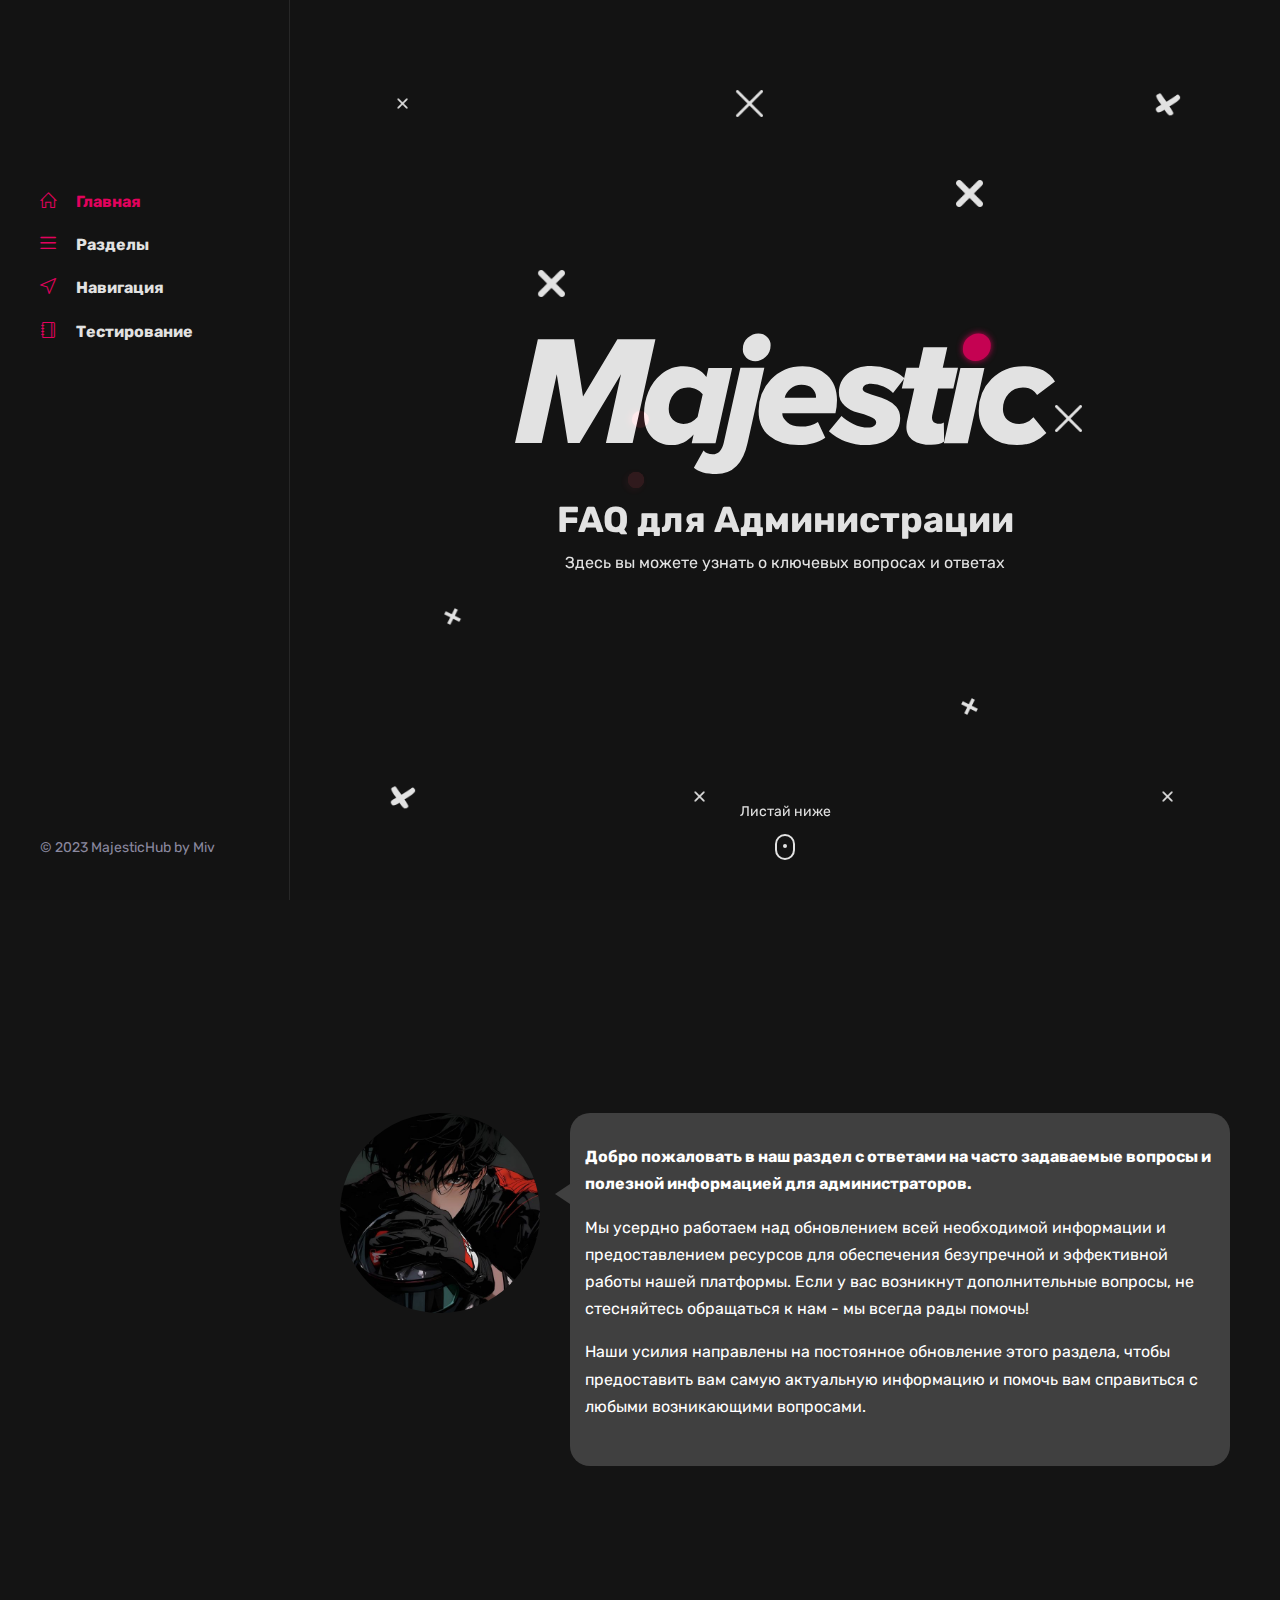
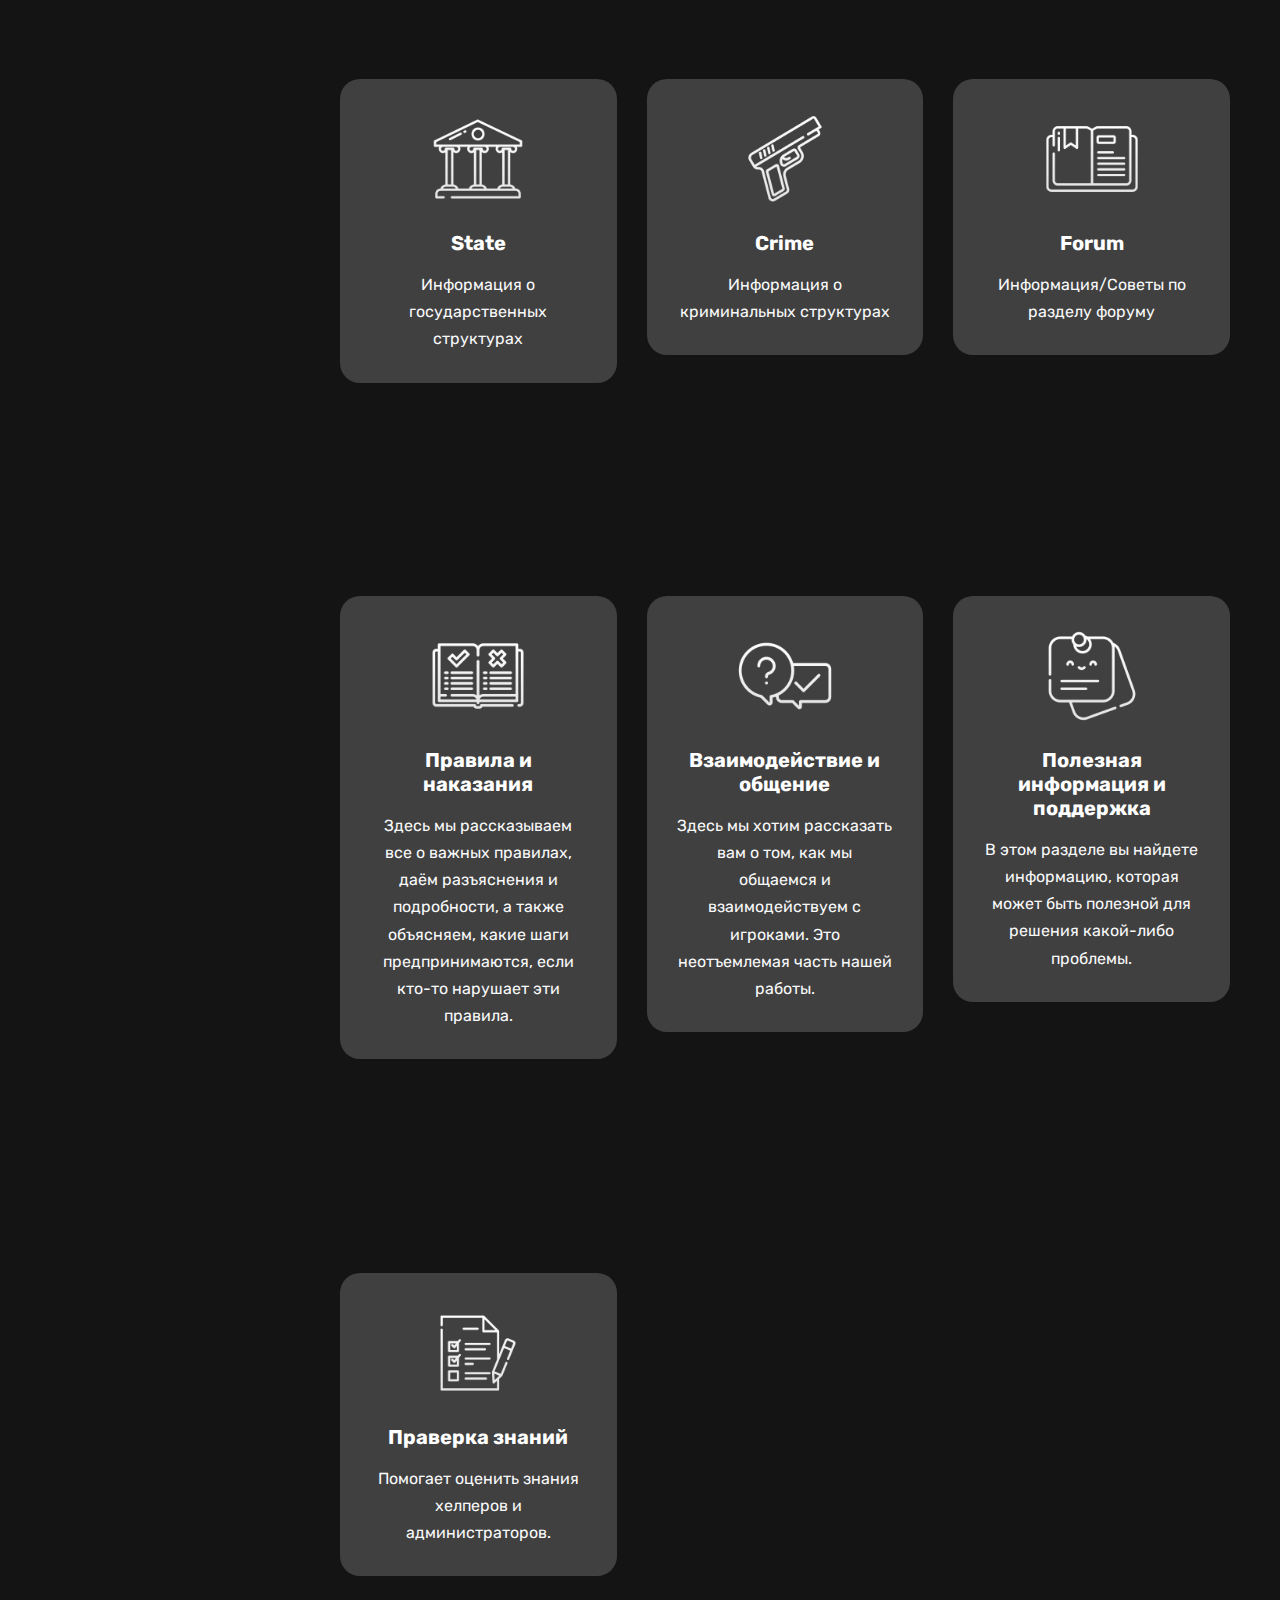
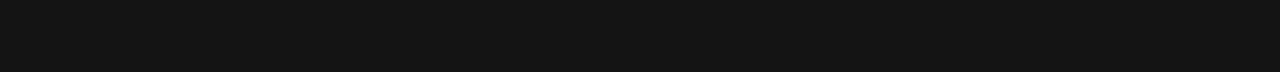
<file: index.html>
<!DOCTYPE html>
<html lang="en-US">

<head>
  <meta http-equiv="Content-Type" content="text/html; charset=UTF-8" />
  <title>FAQ для Администрации</title>
  <meta name="description" content="Majestic - Portfolio/CV/Resume HTML Template" />
  <meta name="viewport" content="width=device-width, initial-scale=1, maximum-scale=1" />

  <!-- STYLESHEETS -->
  <link rel="stylesheet" href="css/info.css" type="text/css" media="all" />
  <link rel="stylesheet" href="css/bootstrap.min.css" type="text/css" media="all" />
  <link rel="stylesheet" href="css/all.min.css" type="text/css" media="all" />
  <link rel="stylesheet" href="css/simple-line-icons.css" type="text/css" media="all" />
  <link rel="stylesheet" href="css/slick.css" type="text/css" media="all" />
  <link rel="stylesheet" href="css/animate.css" type="text/css" media="all" />
  <link rel="stylesheet" href="css/magnific-popup.css" type="text/css" media="all" />
  <link rel="stylesheet" href="css/style.css" type="text/css" media="all" />
</head>

<body class="dark">
  <div id="preloader">
    <div class="outer">
      <div class="infinityChrome">
        <div></div>
        <div></div>
        <div></div>
      </div>

      <!-- Safari and others -->
      <div class="infinity">
        <div>
          <span></span>
        </div>
        <div>
          <span></span>
        </div>
        <div>
          <span></span>
        </div>
      </div>
      <!-- Stuff -->
      <svg xmlns="http://www.w3.org/2000/svg" version="1.1" class="goo-outer">
        <defs>
          <filter id="goo">
            <feGaussianBlur in="SourceGraphic" stdDeviation="6" result="blur" />
            <feColorMatrix in="blur" values="1 0 0 0 0  0 1 0 0 0  0 0 1 0 0  0 0 0 18 -7" result="goo" />
            <feBlend in="SourceGraphic" in2="goo" />
          </filter>
        </defs>
      </svg>
    </div>
  </div>

  <!-- mobile header -->
  <header class="mobile-header-1">
    <div class="container">
      <!-- menu icon -->
      <div class="menu-icon d-inline-flex mr-4">
        <button>
          <span></span>
        </button>
      </div>
    </div>
  </header>

  <!-- desktop header -->
  <header class="desktop-header-1 d-flex align-items-start flex-column">
    <!-- main menu -->
    <nav>
      <ul class="vertical-menu scrollspy">
        <li class="active">
          <a href="#home"><i class="icon-home"></i>Главная</a>
        </li>
        <li>
          <a href="#services"><i class="icon-menu"></i>Разделы</a>
        </li>
        <li>
          <a href="#blog"><i class="icon-cursor"></i>Навигация</a>
        </li>
        <li>
          <a href="#testing"><i class="icon-notebook"></i>Тестирование</a>
        </li>
      </ul>
    </nav>

    <div class="footer">
      <span class="copyright">© 2023 MajesticHub by Miv</span>
    </div>
  </header>

  <!-- main layout -->
  <main class="content">
    <!-- section home -->
    <section id="home" class="home d-flex align-items-center">
      <div class="container">
        <div class="intro">
          <!-- avatar image -->
          <img src="images/logo.svg" alt="Majestic" class="mb-4" />

          <!-- info -->
          <h1 class="mb-2 mt-0">FAQ для Администрации</h1>
          <span>Здесь вы можете узнать о
            <span class="text-rotating">
              ключевых вопросах и ответах, правилах и наказаниях: разъяснения,
              амнистии: правила и условия, процедурах выдачи наказаний,
              взаимодействии с игроками, нецензурных и запрещенных терминах,
              разделах семей, полезной информации и советах, командах
              Администратора, инструкции для использования АХК</span></span>
        </div>

        <!-- scroll down mouse wheel -->
        <div class="scroll-down">
          <a href="#teh" class="mouse-wrapper">
            <span>Листай ниже</span>
            <span class="mouse">
              <span class="wheel"></span>
            </span>
          </a>
        </div>

        <div class="parallax" data-relative-input="true">
          <img src="images/parallax/p1.png" width="27" height="29" data-depth="0.3" class="layer p1" />
          <img src="images/parallax/p2.png" width="27" height="29" data-depth="0.2" class="layer p2" />
          <img src="images/parallax/p3.png" width="27" height="29" data-depth="0.3" class="layer p3" />
          <img src="images/parallax/p4.png" width="27" height="29" data-depth="0.6" class="layer p4" />
          <img src="images/parallax/p5.png" width="27" height="29" data-depth="0.2" class="layer p5" />
          <img src="images/parallax/p1.png" width="27" height="29" data-depth="0.5" class="layer p6" />
          <img src="images/parallax/p2.png" width="27" height="29" data-depth="0.4" class="layer p7" />
          <img src="images/parallax/p3.png" width="27" height="29" data-depth="0.3" class="layer p8" />
          <img src="images/parallax/p4.png" width="27" height="29" data-depth="0.3" class="layer p9" />
          <img src="images/parallax/p5.png" width="27" height="29" data-depth="0.2" class="layer p10" />
          <img src="images/parallax/p1.png" width="27" height="29" data-depth="0.5" class="layer p11" />
        </div>
      </div>
    </section>

    <!-- section about -->
    <section>
      <div class="container" id="teh">
        <!-- section title -->
        <h2 class="section-title wow fadeInUp">Техническая информация</h2>

        <div class="spacer" data-height="60"></div>

        <div class="row">
          <div class="col-md-3">
            <div class="text-center text-md-left">
              <!-- avatar image -->
              <img style="border-radius: 50%; pointer-events: none;" src="images/phillips.jpg" alt="Majestic" />
            </div>
            <div class="spacer d-md-none d-lg-none" data-height="30"></div>
          </div>

          <div class="col-md-9 triangle-left-md triangle-top-sm">
            <div class="rounded bg-dark shadow-light padding-30">
              <div class="row">
                <!-- about text -->
                <p>
                  <b>Добро пожаловать в наш раздел с ответами на часто
                    задаваемые вопросы и полезной информацией для
                    администраторов.</b>
                </p>
                <p>
                  Мы усердно работаем над обновлением всей необходимой
                  информации и предоставлением ресурсов для обеспечения
                  безупречной и эффективной работы нашей платформы. Если у вас
                  возникнут дополнительные вопросы, не стесняйтесь обращаться
                  к нам - мы всегда рады помочь!
                </p>
                <p>
                  Наши усилия направлены на постоянное обновление этого
                  раздела, чтобы предоставить вам самую актуальную информацию
                  и помочь вам справиться с любыми возникающими вопросами.
                </p>
              </div>
            </div>
          </div>
        </div>
      </div>
    </section>


    <style>
      /* Стили для модальных окон */
      .modal {
        display: none;
        position: fixed;
        z-index: 1000;
        left: 0;
        top: 0;
        width: 100%;
        height: 100%;
        background-color: rgba(0, 0, 0, 0.7);
        align-items: center;
        justify-content: center;
        animation: fadeIn 0.3s ease;
      }

      .modal-content {
        background-color: #141414;
        border-radius: 20px;
        padding: 30px;
        text-align: center;
        position: relative;
        width: 50%;
        /* Настройте ширину по вашему усмотрению */
        animation: slideIn 0.3s ease;
      }

      .close {
        position: absolute;
        top: 10px;
        right: 10px;
        font-size: 20px;
        color: #fff;
        cursor: pointer;
      }

      /* Анимации */
      @keyframes fadeIn {
        from {
          opacity: 0;
        }

        to {
          opacity: 1;
        }
      }

      @keyframes slideIn {
        from {
          transform: translateY(-20px);
        }

        to {
          transform: translateY(0);
        }
      }
    </style>

    <!-- section services -->
    <section id="services">
      <div class="container">
        <!-- section title -->
        <h2 class="section-title wow fadeInUp">Разделы</h2>

        <div class="spacer" data-height="60"></div>

        <div class="row">
          <div class="col-md-4">
            <div class="service-box rounded data-background padding-30 text-center text-light bg-dark"
              data-color="#F97B8B" onclick="openWindow('state')">
              <img src="images/icons/n14.png" alt="State" width="100" height="100" />
              <h3 class="mb-3 mt-0">State</h3>
              <p class="mb-0">Информация о государственных структурах</p>
            </div>
          </div>

          <div class="col-md-4">
            <div class="service-box rounded data-background padding-30 text-center text-light bg-dark"
              data-color="#F97B8B" onclick="openWindow('crime')">
              <img src="images/icons/n15.png" alt="Crime" width="100" height="100" />
              <h3 class="mb-3 mt-0">Crime</h3>
              <p class="mb-0">Информация о криминальных структурах</p>
            </div>
          </div>

          <div class="col-md-4">
            <div class="service-box rounded data-background padding-30 text-center text-light bg-dark"
              data-color="#F97B8B" onclick="openWindow('forum')">
              <img src="images/icons/n13.png" alt="Forum" width="100" height="100" />
              <h3 class="mb-3 mt-0">Forum</h3>
              <p class="mb-0">Информация/Советы по разделу форуму</p>
            </div>
          </div>
        </div>
      </div>
    </section>

    <!-- Модальные окна -->
    <div id="stateModal" class="modal">
      <div class="modal-content">
        <span class="close" onclick="closeWindow('state')">&times;</span>
        <h2>Основная информация по State</h2>

        <p>
        <div class="row">
          <div class="col-md-4">
            <div class="service-box rounded data-background padding-30 text-center text-light bg-dark"
              data-color="#F97B8B" onclick="openWindow('Тест1')">
              <img src="images/icons/n9.png" alt="Тест1" width="100" height="100" />
              <h3 class="mb-3 mt-0">Тест1</h3>
              <p class="mb-0"></p>
            </div>
          </div>

        </div>
        </p>
      </div>
    </div>

    <div id="crimeModal" class="modal">
      <div class="modal-content">
        <span class="close" onclick="closeWindow('crime')">&times;</span>
        <h2>Основная информация по Crime</h2>

        <p>

          <div class="row">

            <div class="col-md-4">
              <div class="service-box rounded data-background padding-30 text-center text-light bg-dark"
                data-color="#F97B8B" onclick="openWindow('Тест2')">
                <img src="images/icons/n9.png" alt="Тест2" width="100" height="100" />
                <h3 class="mb-3 mt-0">Тест2</h3>
                <p class="mb-0"></p>
              </div>
            </div>
          </div>

        </p>


      </div>
    </div>

    <div id="forumModal" class="modal">
      <div class="modal-content">
        <span class="close" onclick="closeWindow('forum')">&times;</span>
        <h2>Основная информация по Форуму</h2>
        <p>

        <div class="row">
          <div class="col-md-4">
            <a href="https://chromewebstore.google.com/detail/majesticchrome/cfhiacfonlfpgdghioabindgcipegdac?pli=1">
              <div class="service-box rounded data-background padding-30 text-center text-light bg-dark"
                data-color="#F97B8B">
                <img src="images/icons/n12.png" alt="АХК" width="100" height="100" />
                <h3 class="mb-3 mt-0">АХК</h3>
                <p class="mb-0">
                  Просто кликни и загрузи – 
                  <p>так легко и быстро!</p>
                </p>
              </div>
              <div class="spacer d-md-none d-lg-none" data-height="30"></div>
            </a>
          </div>

          <div class="col-md-4">
            <a
              href="https://docs.google.com/spreadsheets/d/1aMXObPeFcNCkOtivvJfvn8ViRZ0nVZiDZDeelDFAv_I/edit#gid=1630880803">
              <div class="service-box rounded data-background padding-30 text-center text-light bg-dark"
                data-color="#F97B8B">
                <img src="images/icons/n17.png" alt="Таблица Forum" width="100" height="100" />
                <h3 class="mb-3 mt-0">Таблица Forum</h3>
                <p class="mb-0">
                  Тут ты записываешь, какое наказание было выдано в ответ на жалобу
                </p>
              </div>
              <div class="spacer d-md-none d-lg-none" data-height="30"></div>
            </a>
          </div>

          <div class="col-md-4">
            <a href="faq/FAQFORUM.html">
              <div class="service-box rounded data-background padding-30 text-center text-light bg-dark"
                data-color="#F97B8B">
                <img src="images/icons/n16.png" alt="FAQ Forum" width="100" height="100" />
                <h3 class="mb-3 mt-0">FAQ Forum</h3>
                <p class="mb-0">Мы помогаем сделать ваше время на форумах приятным, эффективным и безопасным.</p>
              </div>
              <div class="spacer d-md-none d-lg-none" data-height="30"></div>
            </a>
          </div>
        </div>

        </p>
      </div>
    </div>




<!-- section blog -->
<section id="blog">
  <div class="container">
    <!-- section title -->
    <h2 class="section-title wow fadeInUp">Навигация

    </h2>

    <div class="spacer" data-height="60"></div>

    <div class="row">
      <div class="col-md-4">
          <div class="service-box rounded data-background padding-30 text-center text-light bg-dark"
            data-color="#F97B8B" onclick="openWindow('rules')">
            <img src="images/icons/n2.png" alt="Правила и наказания" width="100" height="100" />
            <h3 class="mb-3 mt-0">Правила и наказания</h3>
            <p class="mb-0">
              Здесь мы рассказываем все о важных правилах, даём разъяснения и подробности,
              а также объясняем, какие шаги предпринимаются, если кто-то нарушает эти правила.
            </p>
          </div>
      </div>

      <div class="col-md-4">
        <a href="faq/censorship.html">
          <div class="service-box rounded data-background padding-30 text-center text-light bg-dark"
            data-color="#F97B8B">
            <img src="images/icons/n1.png" alt="Взаимодействие и общение" width="100" height="100" />
            <h3 class="mb-3 mt-0">Взаимодействие и общение</h3>
            <p class="mb-0">
              Здесь мы хотим рассказать вам о том, как мы общаемся и взаимодействуем с игроками.
              Это неотъемлемая часть нашей работы.
            </p>
          </div>
        </a>
      </div>

      <div class="col-md-4">
          <div class="service-box rounded data-background padding-30 text-center text-light bg-dark"
            data-color="#F97B8B" onclick="openWindow('help')">
            <img src="images/icons/n11.png" alt="Полезная информация и поддержка" width="100" height="100" />
            <h3 class="mb-3 mt-0">Полезная информация и поддержка</h3>
            <p class="mb-0">
              В этом разделе вы найдете информацию, которая может быть полезной для решения какой-либо проблемы.
          </div>
      </div>
    </div>

      <div id="rulesModal" class="modal">
      <div class="modal-content">
        <span class="close" onclick="closeWindow('rules')">&times;</span>
        <h2>Правила и наказания</h2>

        <div class="row">
          <div class="col-md-4">
            <a href="">
              <div class="service-box rounded data-background padding-30 text-center text-light bg-dark"
                data-color="#F97B8B">
                <img src="images/icons/n1.png" alt="АХК" width="100" height="100" />
                <h3 class="mb-3 mt-0">Вопросы и ответы</h3>
                <p class="mb-0">
                  Здесь разъяснения на главные вопросы админов.
                </p>
              </div>
              <div class="spacer d-md-none d-lg-none" data-height="30"></div>
            </a>
          </div>

          <div class="col-md-4">
            <a
              href="faq/punishments.html">
              <div class="service-box rounded data-background padding-30 text-center text-light bg-dark"
                data-color="#F97B8B">
                <img src="images/icons/n4.png" alt="Правила и наказания: разъяснения" width="100" height="100" />
                <h3 class="mb-3 mt-0">Выдача наказаний</h3>
                <p class="mb-0">
                  Тут рассказано, как наказания даются и применяются.  
                </p>
              </div>
              <div class="spacer d-md-none d-lg-none" data-height="30"></div>
            </a>
          </div>

          <div class="col-md-4">
            <a href="https://docs.google.com/document/d/1q2Ufvbo_8y2jQJeOLrzNGbB-GmAoT2H36GJ-rvtL_GI/edit?tab=t.0#heading=h.1yputrdsfjen">
              <div class="service-box rounded data-background padding-30 text-center text-light bg-dark"
                data-color="#F97B8B">
                <img src="images/icons/n6.png" alt="Нецензурные и запрещенные термины" width="100" height="100" />
                <h3 class="mb-3 mt-0">Запрещенные термины</h3>
                <p class="mb-0">Здесь мы расскажем про правила и примеры запрещенных слов</p>
              </div>
              <div class="spacer d-md-none d-lg-none" data-height="30"></div>
            </a>
          </div>

        <div class="col-md-4" style="padding-top: 20px;">
          <a href="faq/amnesty.html">
            <div class="service-box rounded data-background padding-30 text-center text-light bg-dark"
              data-color="#F97B8B">
              <img src="images/icons/n3.png" alt="Процедура выдачи наказаний" width="100" height="100" />
              <h3 class="mb-3 mt-0">Амнистия</h3>
              <p class="mb-0">Тут информация о том, как амнистировать наказания игроков.</p>
            </div>
            <div class="spacer d-md-none d-lg-none" data-height="30"></div>
          </a>
        </div>

        <div class="col-md-4" style="padding-top: 20px;">
        <a href="">
          <div class="service-box rounded data-background padding-30 text-center text-light bg-dark"
            data-color="#F97B8B">
            <img src="images/icons/n17.png" alt="Нецензурные и запрещенные термины" width="100" height="100" />
            <h3 class="mb-3 mt-0">Правила и наказания</h3>
            <p class="mb-0">Здесь объяснения про ключевык правила, а также мерах дисциплины при их нарушени.</p>
          </div>
          <div class="spacer d-md-none d-lg-none" data-height="30"></div>
        </a>
      </div>

      </div>
      </div>
    </div>

    <div id="helpModal" class="modal">
      <div class="modal-content">
        <span class="close" onclick="closeWindow('help')">&times;</span>
        <h2>Полезная информация и поддержка</h2>
        <div class="row">

          <div class="col-md-4">
            <a href="">
              <div class="service-box rounded data-background padding-30 text-center text-light bg-dark"
                data-color="#F97B8B">
                <img src="images/icons/n12.png" width="100" height="100" />
                <h3 class="mb-3 mt-0">Руководство по АХК</h3>
                <p class="mb-0">
                  Здесь у нас Админские АХК - они автоматизируют и ускоряют твою работу.
                </p>
              </div>
              <div class="spacer d-md-none d-lg-none" data-height="30"></div>
            </a>
          </div>

          <div class="col-md-4">
            <a href="https://docs.google.com/document/d/1JgLL-LDZS6BkACbGDJDUpm8OXOIOO7_nUmS1KCD-vPk/edit?usp=sharing">
              <div class="service-box rounded data-background padding-30 text-center text-light bg-dark"
                data-color="#F97B8B">
                <img src="images/icons/n16.png" alt="Памятка Администратора" width="100" height="100" />
                <h3 class="mb-3 mt-0">Памятка Администратора</h3>
                <p class="mb-0">Тут у нас надежный сборник с правилами, графиками нападений, скилами, фракциями и т.д.</p>
              </div>
              <div class="spacer d-md-none d-lg-none" data-height="30"></div>
            </a>
          </div>

          <div class="col-md-4">
            <a href="faq/command.html">
              <div class="service-box rounded data-background padding-30 text-center text-light bg-dark"
                data-color="#F97B8B">
                <img src="images/icons/n10.png" alt="Руководство по АХК" width="100" height="100" />
                <h3 class="mb-3 mt-0">Команды Администратора</h3>
                <p class="mb-0">Тут у нас информация про команды, которые помогут быть успешным админом.</p>
              </div>
              <div class="spacer d-md-none d-lg-none" data-height="30"></div>
            </a>
          </div>

          <div class="col-md-4" style="padding-top: 20px;">
            <a href="">
              <div class="service-box rounded data-background padding-30 text-center text-light bg-dark"
                data-color="#F97B8B">
                <img src="images/icons/n8.png" alt="Руководство по АХК" width="100" height="100" />
                <h3 class="mb-3 mt-0">Информация и советы</h3>
                <p class="mb-0">Тут полезные советы и ифнормация</p>
              </div>
              <div class="spacer d-md-none d-lg-none" data-height="30"></div>
            </a>
          </div>

        </div>
      </div>
    </div>
  </div> 
</section>

<section id="testing">
  <div class="container">
    <!-- section title -->
    <h2 class="section-title wow fadeInUp">Тестирование

    </h2>

    <div class="spacer" data-height="60"></div>

    <div class="row">
      <div class="col-md-4">
          <div class="service-box rounded data-background padding-30 text-center text-light bg-dark"
            data-color="#F97B8B" onclick="">
            <img src="images/icons/n18.png" alt="Правила и наказания" width="100" height="100" />
            <h3 class="mb-3 mt-0">Праверка знаний</h3>
            <p class="mb-0">
              Помогает оценить знания хелперов и администраторов.
            </p>
          </div>

<div class="spacer" data-height="96"></div>
</main>

<!-- Go to top button -->
<a href="javascript:" id="return-to-top"><i class="fas fa-arrow-up"></i></a>

<!-- SCRIPTS -->
<script>
  function openWindow(section) {
    var modal = document.getElementById(section + 'Modal');
    modal.style.display = 'flex';
  }

  function closeWindow(section) {
    var modal = document.getElementById(section + 'Modal');
    modal.style.display = 'none';
  }

  window.onclick = function (event) {
    if (event.target.className === 'modal') {
      event.target.style.display = 'none';
    }
  };
</script>
<script src="js/jquery-1.12.3.min.js"></script>
<script src="js/jquery.easing.min.js"></script>
<script src="js/jquery.waypoints.min.js"></script>
<script src="js/jquery.counterup.min.js"></script>
<script src="js/popper.min.js"></script>
<script src="js/bootstrap.min.js"></script>
<script src="js/isotope.pkgd.min.js"></script>
<script src="js/infinite-scroll.min.js"></script>
<script src="js/imagesloaded.pkgd.min.js"></script>
<script src="js/slick.min.js"></script>
<script src="js/contact.js"></script>
<script src="js/validator.js"></script>
<script src="js/wow.min.js"></script>
<script src="js/morphext.min.js"></script>
<script src="js/parallax.min.js"></script>
<script src="js/jquery.magnific-popup.min.js"></script>
<script src="js/custom.js"></script>
</body>

</html>
</file>
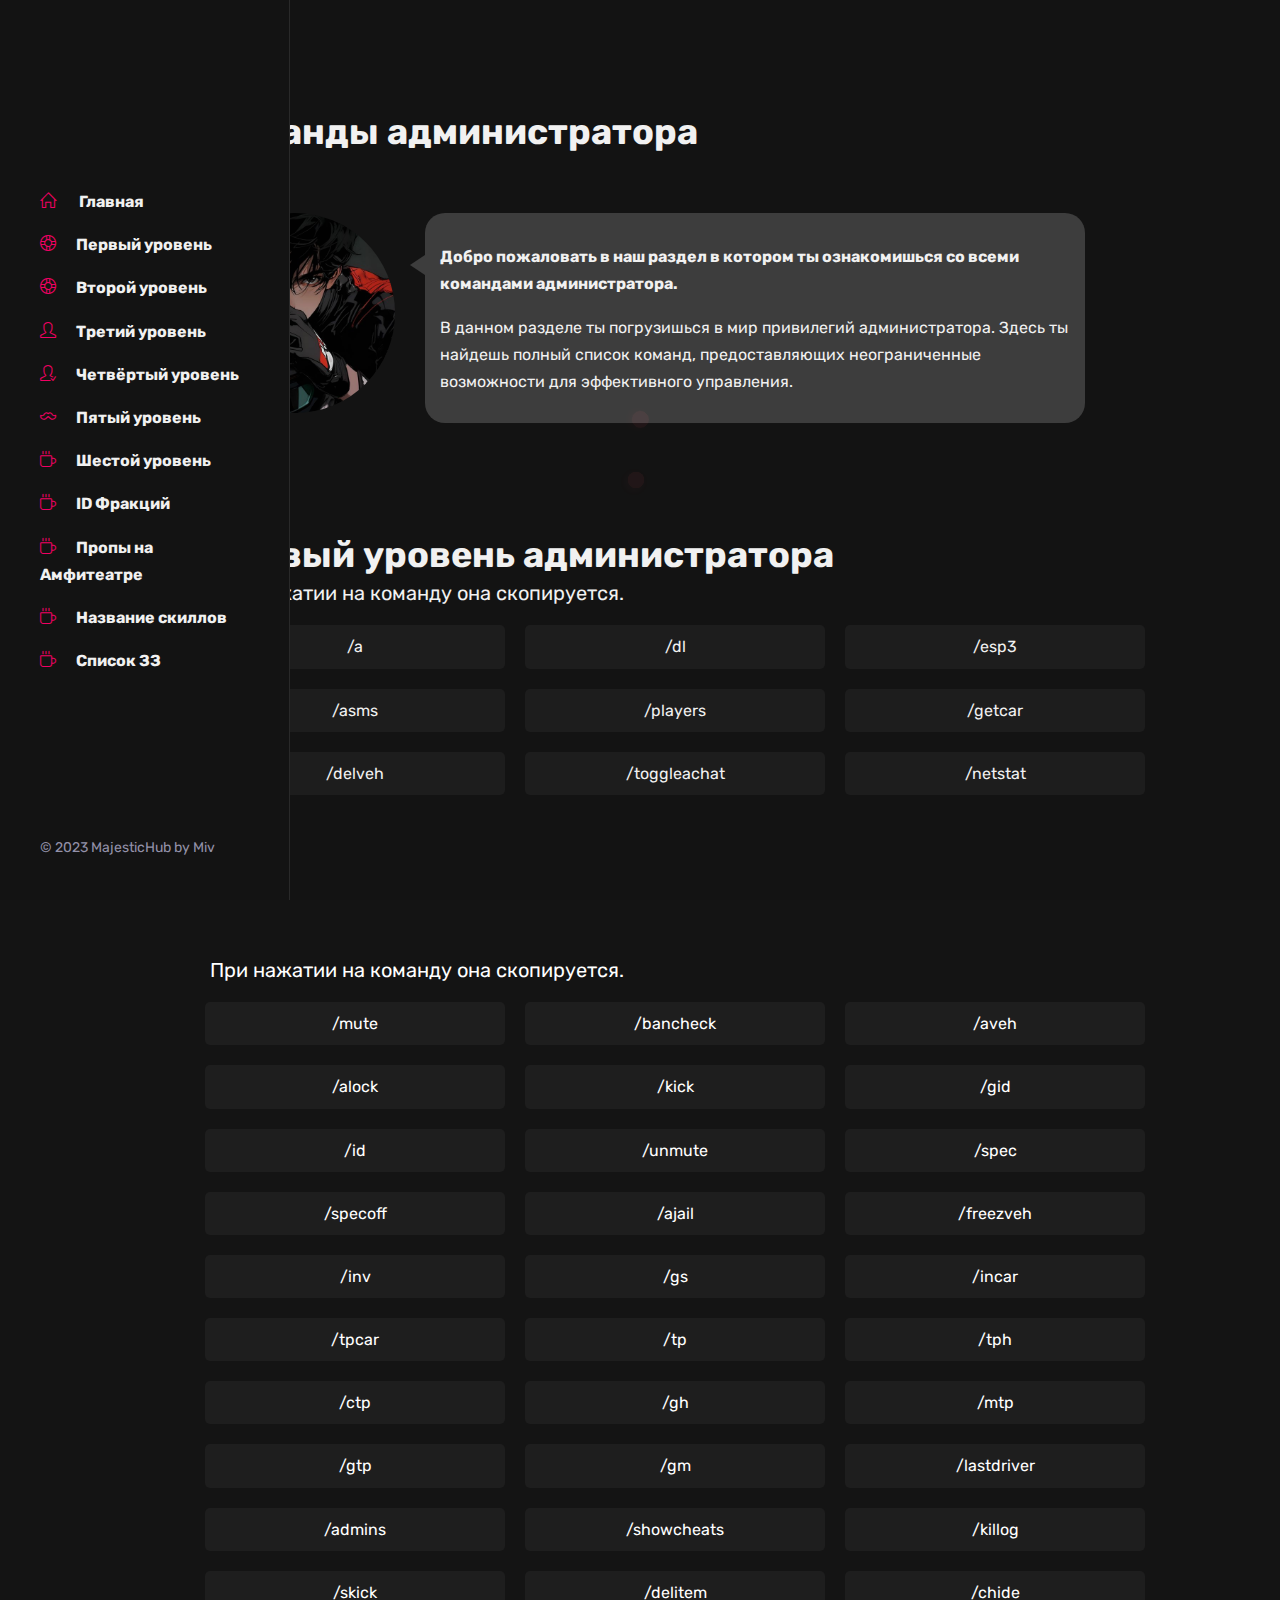
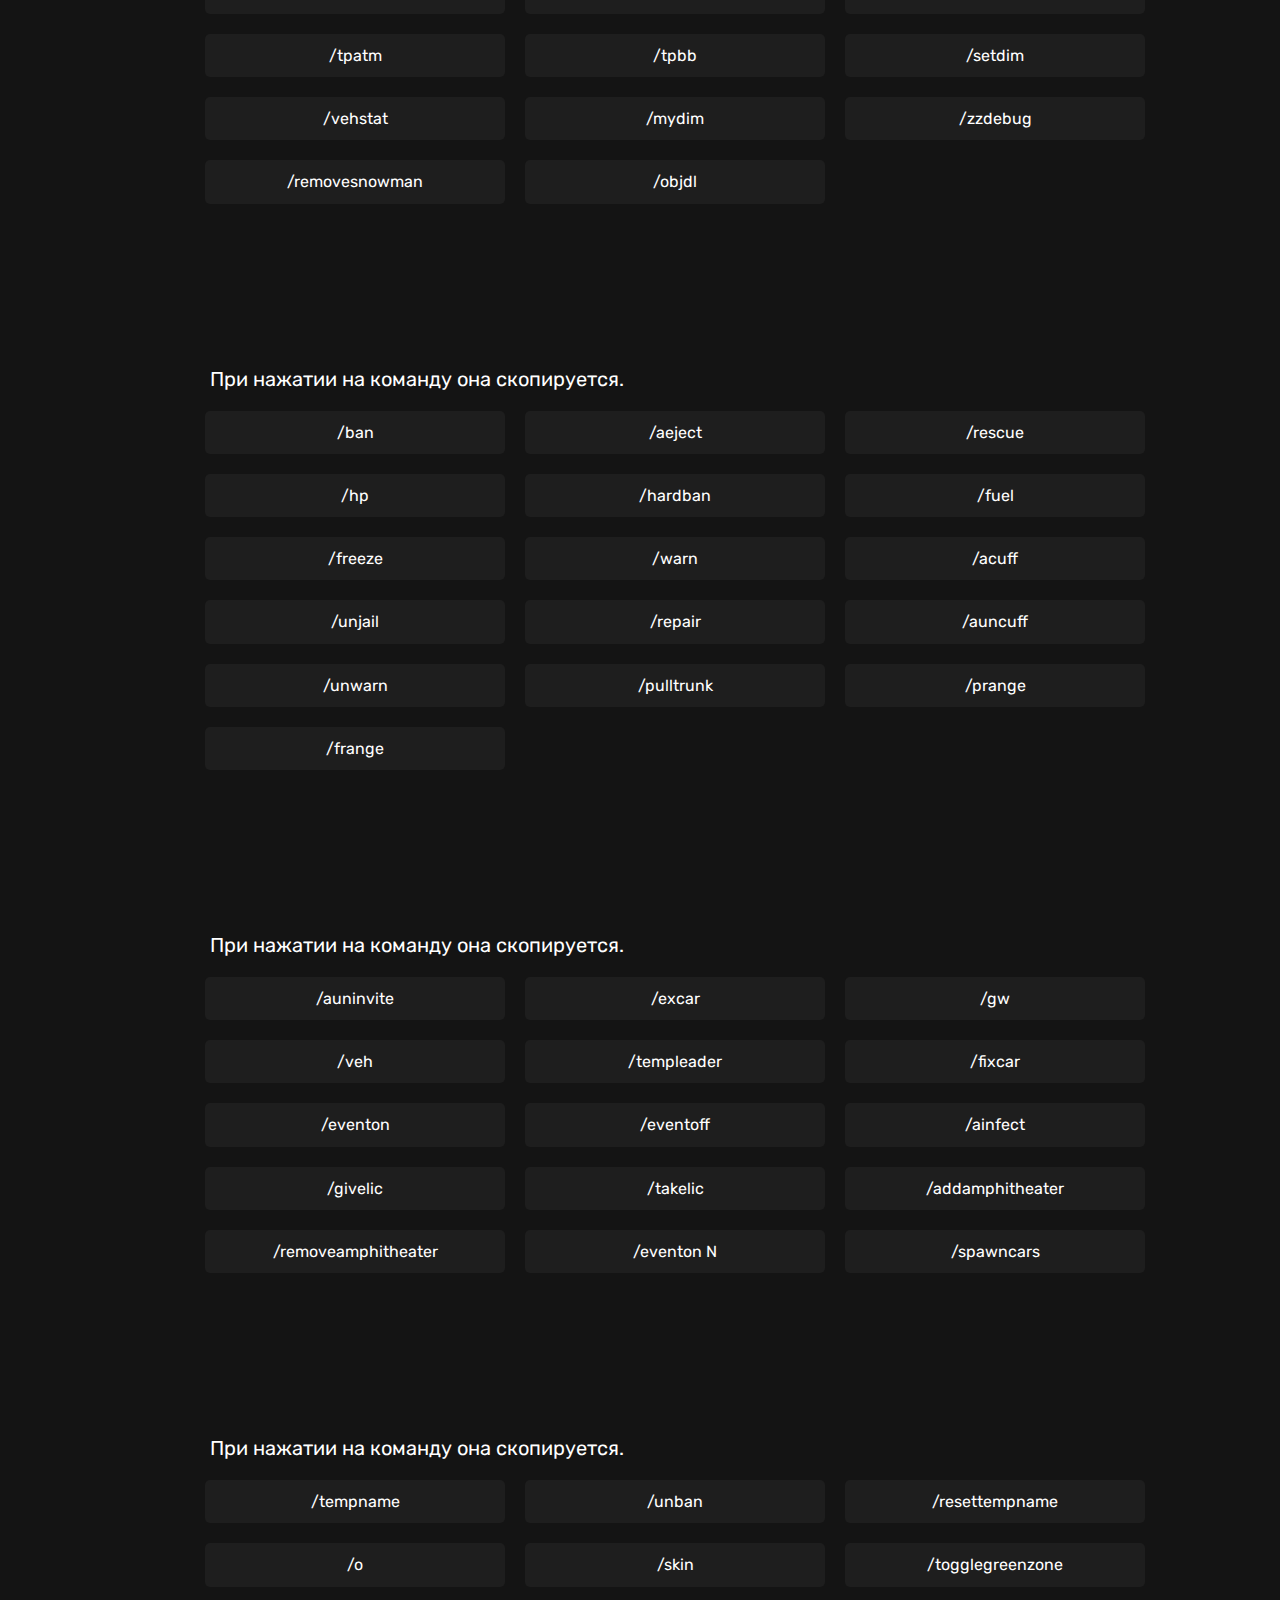
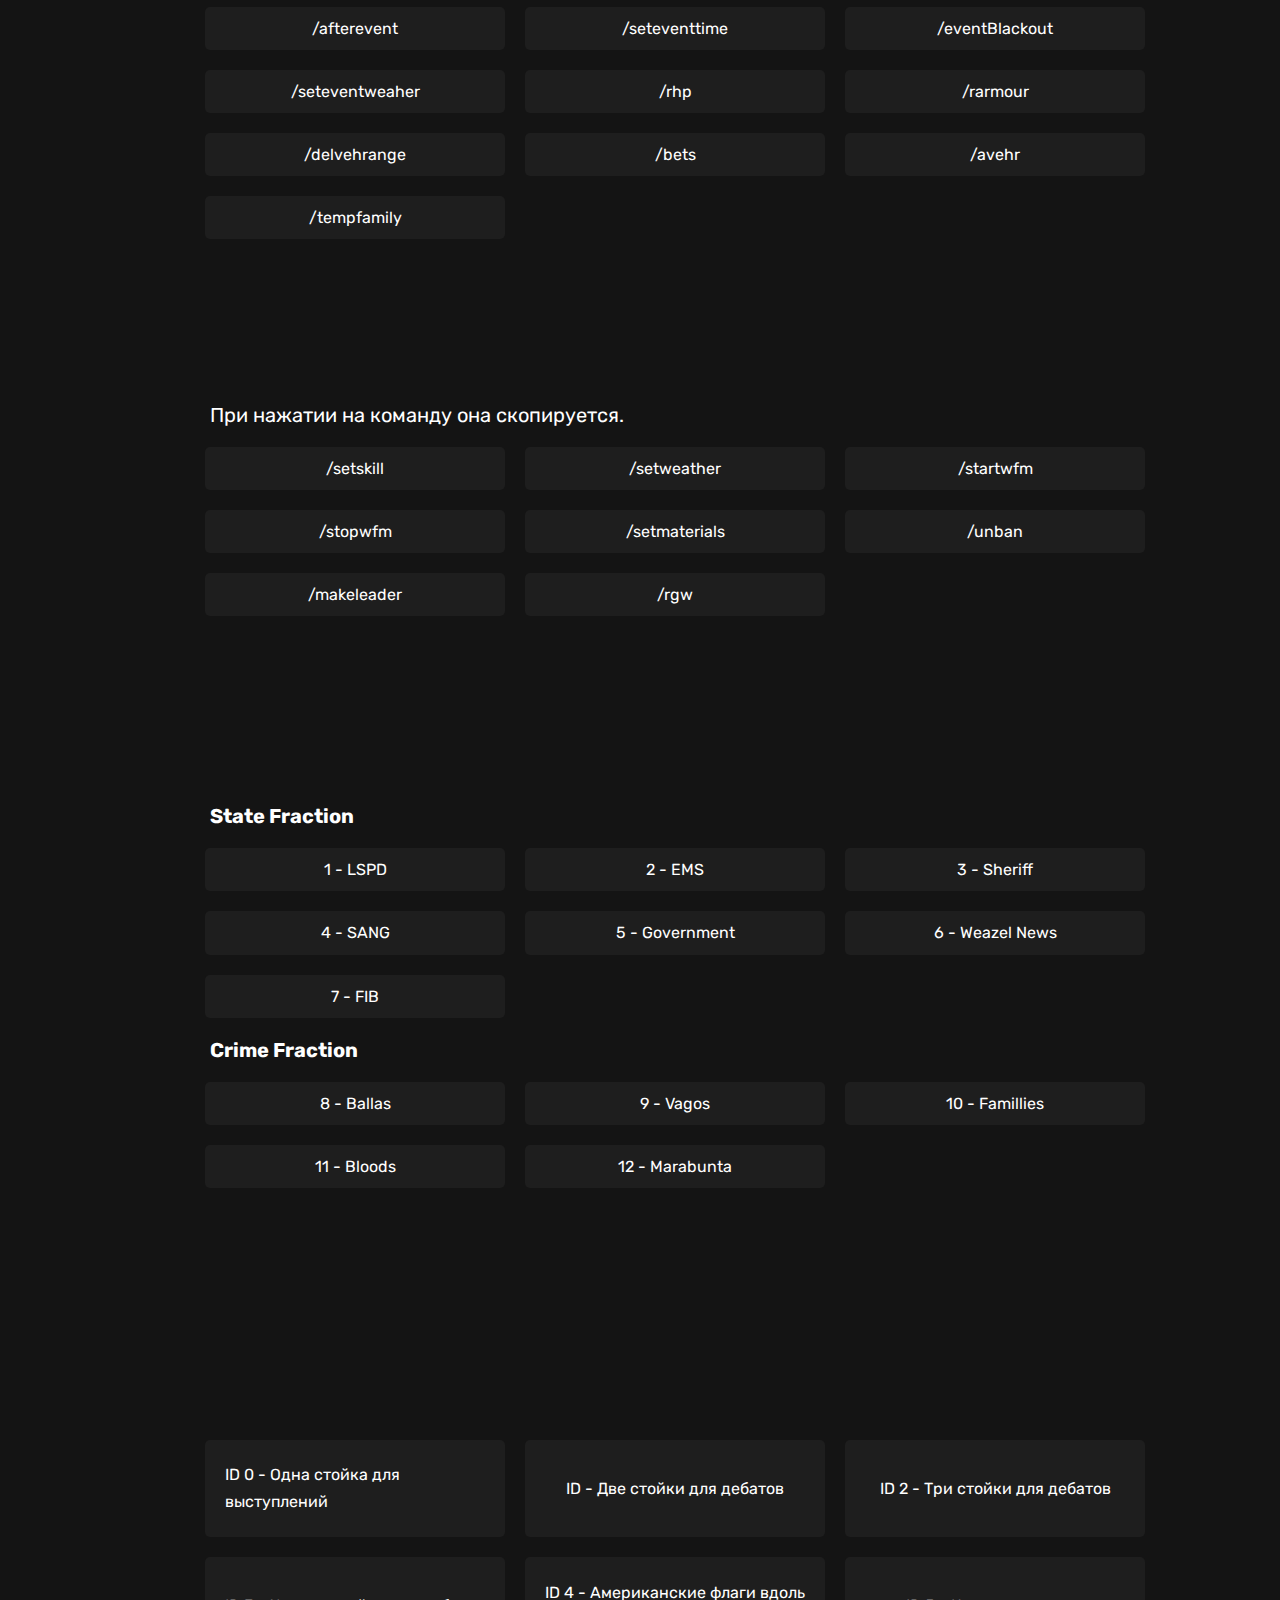
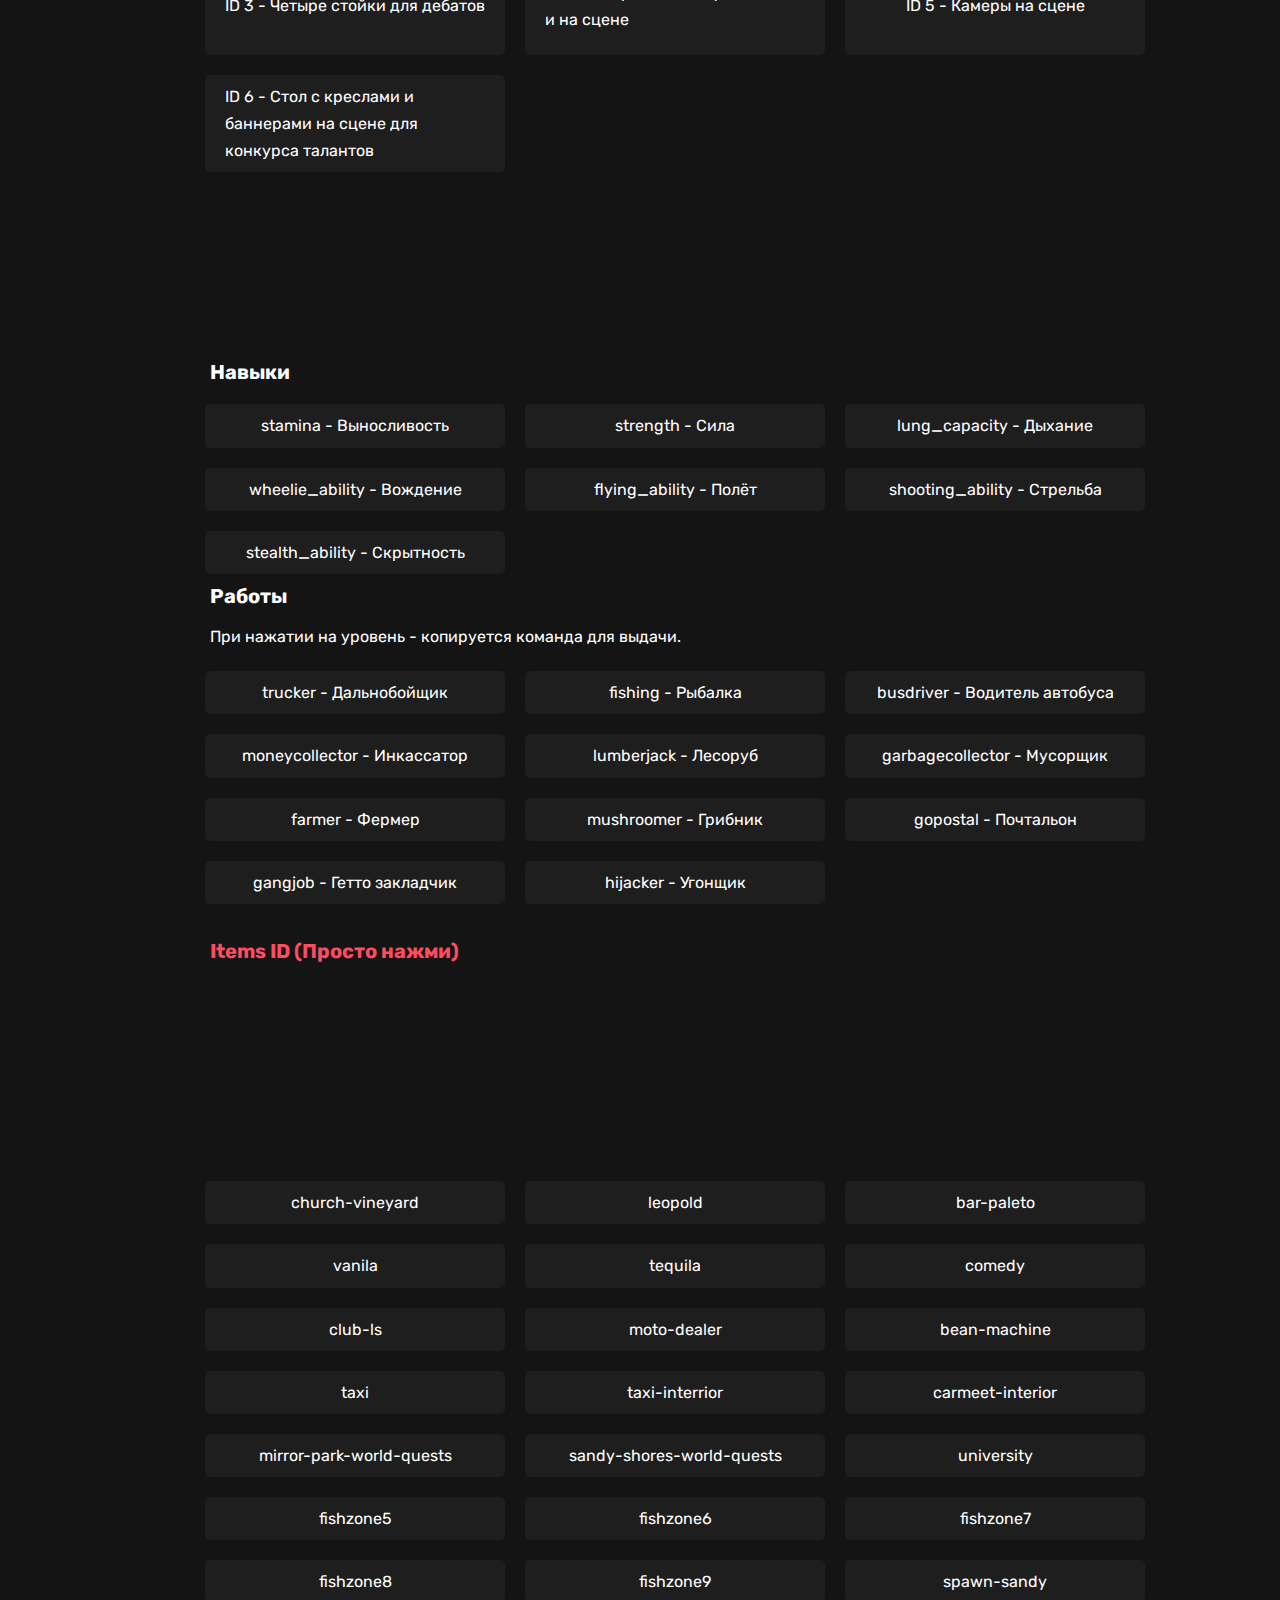
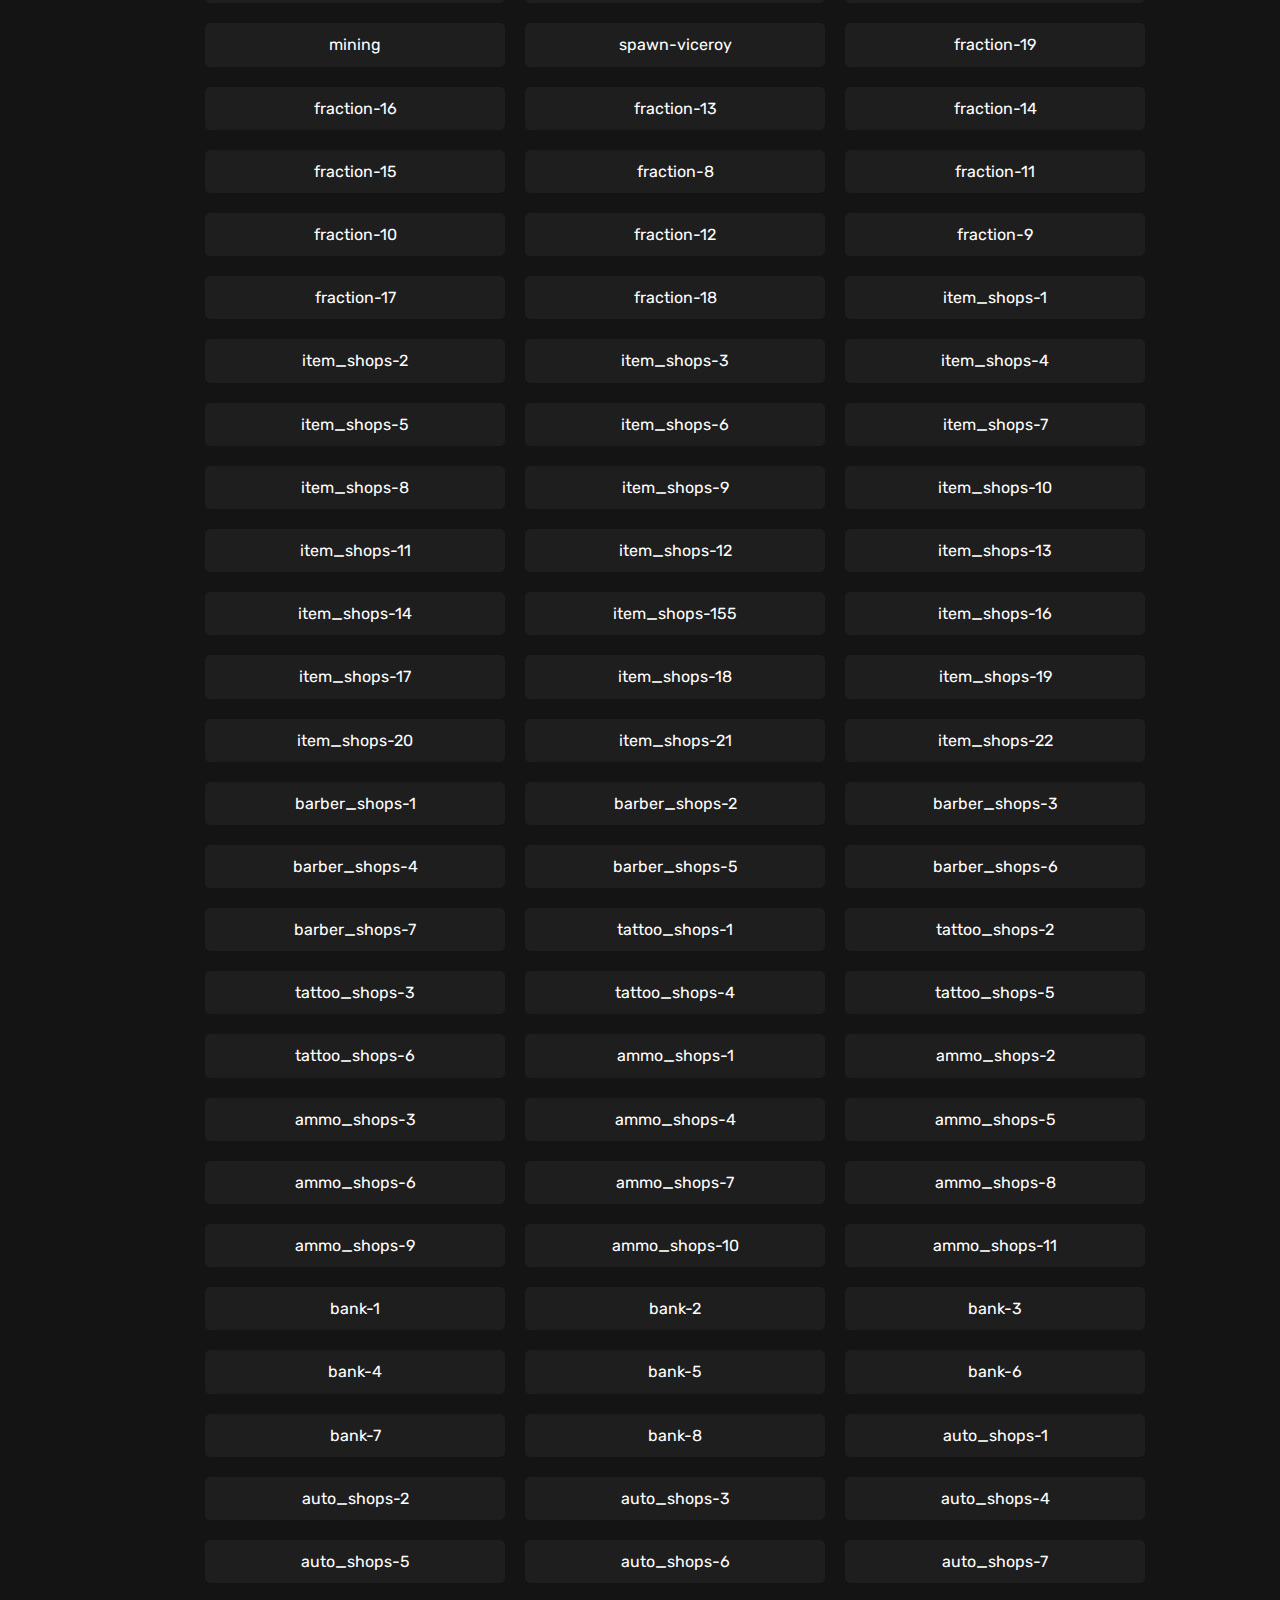
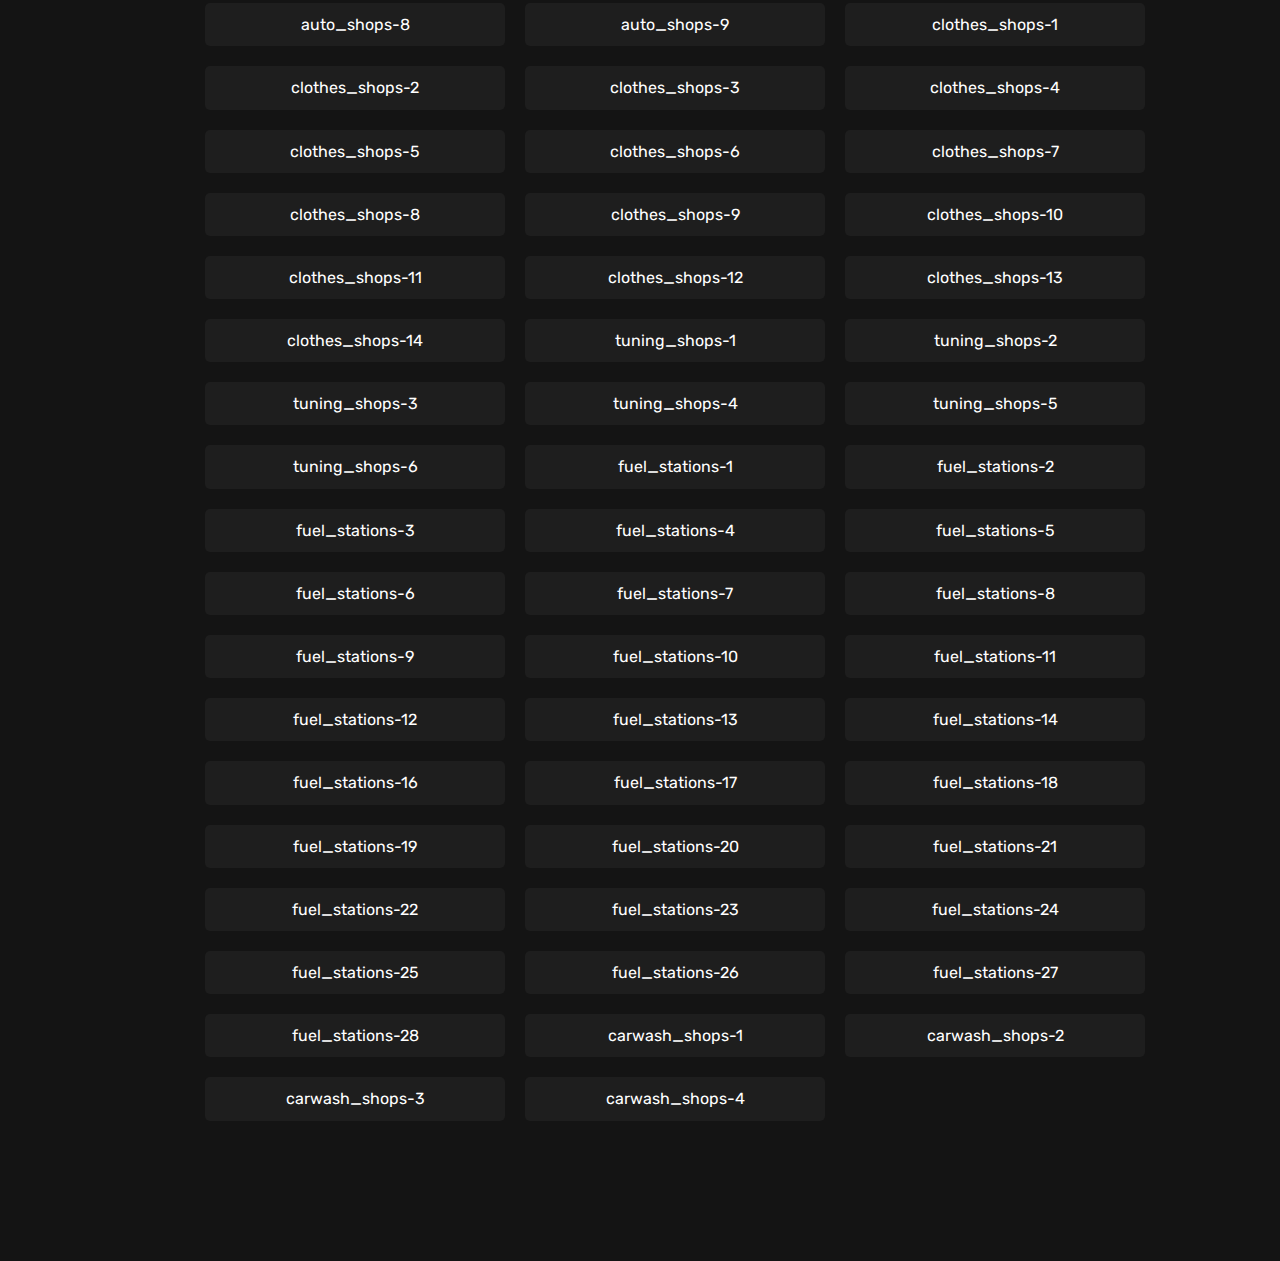
<file: faq/command.html>
﻿<!DOCTYPE html>
<html lang="en-US">

<head>
  <meta http-equiv="Content-Type" content="text/html; charset=UTF-8" />
  <title>FAQ для Администрации</title>
  <meta name="description" content="Majestic - Portfolio/CV/Resume HTML Template" />
  <meta name="viewport" content="width=device-width, initial-scale=1, maximum-scale=1" />
  <!-- <link rel="shortcut icon" type="image/x-icon" href="https://via.placeholder.com/32x32"> -->

  <!-- STYLESHEETS -->
  <link rel="stylesheet" href="../css/info.css" type="text/css" media="all" />
  <link rel="stylesheet" href="../css/bootstrap.min.css" type="text/css" media="all" />
  <link rel="stylesheet" href="../css/all.min.css" type="text/css" media="all" />
  <link rel="stylesheet" href="../css/simple-line-icons.css" type="text/css" media="all" />
  <link rel="stylesheet" href="../css/slick.css" type="text/css" media="all" />
  <link rel="stylesheet" href="../css/animate.css" type="text/css" media="all" />
  <link rel="stylesheet" href="../css/magnific-popup.css" type="text/css" media="all" />
  <link rel="stylesheet" href="../css/style.css" type="text/css" media="all" />
  <!--[if lt IE 9]>
      <script src="https://oss.maxcdn.com/html5shiv/3.7.2/html5shiv.min.js"></script>
      <script src="https://oss.maxcdn.com/respond/1.4.2/respond.min.js"></script>
    <![endif]-->
</head>

<body class="dark">
  <!-- Preloader -->
  <div id="preloader">
    <div class="outer">
      <!-- Google Chrome -->
      <div class="infinityChrome">
        <div></div>
        <div></div>
        <div></div>
      </div>

      <!-- Safari and others -->
      <div class="infinity">
        <div>
          <span></span>
        </div>
        <div>
          <span></span>
        </div>
        <div>
          <span></span>
        </div>
      </div>
      <!-- Stuff -->
      <svg xmlns="http://www.w3.org/2000/svg" version="1.1" class="goo-outer">
        <defs>
          <filter id="goo">
            <feGaussianBlur in="SourceGraphic" stdDeviation="6" result="blur" />
            <feColorMatrix in="blur" values="1 0 0 0 0  0 1 0 0 0  0 0 1 0 0  0 0 0 18 -7" result="goo" />
            <feBlend in="SourceGraphic" in2="goo" />
          </filter>
        </defs>
      </svg>
    </div>
  </div>

  <!-- mobile header -->
  <header class="mobile-header-1">
    <div class="container">
      <!-- menu icon -->
      <div class="menu-icon d-inline-flex mr-4">
        <button>
          <span></span>
        </button>
      </div>
    </div>
  </header>

  <!-- desktop header -->
  <header class="desktop-header-1 d-flex align-items-start flex-column">
    <!-- main menu -->
    <nav>
      <ul class="vertical-menu scrollspy">
        <li class="active">
          <a href="../index.html"><i class="icon-home"></i> Главная</a>
        </li>
        <li>
          <a href="#lvl1"><i class="icon-support"></i>Первый уровень</a>
        </li>
        <li>
          <a href="#lvl2"><i class="icon-support"></i>Второй уровень</a>
        </li>
        <li>
          <a href="#lvl3"><i class="icon-user"></i>Третий уровень</a>
        </li>
        <li>
          <a href="#lvl4"><i class="icon-user-following"></i>Четвёртый уровень</a>
        </li>
        <li>
          <a href="#lvl5"><i class="icon-mustache"></i>Пятый уровень</a>
        </li>
        <li>
          <a href="#lvl6"><i class="icon-cup"></i>Шестой уровень</a>
        </li>

        <li>
          <a href="#IDFraction"><i class="icon-cup"></i>ID Фракций</a>
        </li>
        <li>
          <a href="#amfik"><i class="icon-cup"></i>Пропы на Амфитеатре</a>
        </li>
        <li>
          <a href="#IDSkills"><i class="icon-cup"></i>Название скиллов</a>
        </li>
        <li>
          <a href="#ListZZ"><i class="icon-cup"></i>Список ЗЗ</a>
        </li>
      </ul>
    </nav>

    <!-- site footer -->
    <div class="footer">
      <!-- copyright text -->
      <span class="copyright">© 2023 MajesticHub by Miv</span>
    </div>
  </header>


    <!-- section about -->
    <section>
      <div class="container" id="teh">
        <!-- section title -->
        <h2 class="section-title wow fadeInUp"><p style="margin-bottom: 60px;">Команды администратора</p></h2>

        <div class="spacer" data-height="60"></div>

        <div class="row">
          <div class="col-md-3">
            <div class="text-center text-md-left">
              <!-- avatar image -->
              <img style="border-radius: 50%; pointer-events: none;" src="../images/phillips.jpg" alt="Majestic" />
            </div>
            <div class="spacer d-md-none d-lg-none" data-height="30"></div>
          </div>

          <div class="col-md-9 triangle-left-md triangle-top-sm">
            <div class="rounded bg-dark shadow-light padding-30" style="height: 210px;">
              <div class="row">
                <!-- about text -->
                <p>
                  <b>Добро пожаловать в наш раздел 
                    в котором ты ознакомишься со всеми командами администратора.</b>
                </p>
                <p>
                  В данном разделе ты погрузишься в мир привилегий администратора. 
                  Здесь ты найдешь полный список команд, предоставляющих неограниченные возможности для эффективного управления.
                </p>
              </div>
            </div>
          </div>
        </div>
        <!-- row end -->
      </div>
    </section>

    <section>
      <div class="container" id="lvl1">
        <!-- section title -->
        <h2 class="section-title wow fadeInUp">Первый уровень администратора</h2>
        <p style="font-size: 20px; margin-left: 15px; margin-bottom: 10px;">При нажатии на команду она скопируется. </p>
        <div class="command-table">
          <div class="command-rectangle" onclick="copyToClipboard('/a')">
            /a
            <div class="command-description">Чат администрации</div>
          </div>

          <div class="command-rectangle" onclick="copyToClipboard('/dl')">
            /dl
            <div class="command-description">Информация об авто</div>
          </div>

          <div class="command-rectangle" onclick="copyToClipboard('/esp3')">
            /esp3
            <div class="command-description">"WH" для администраторов</div>
          </div>

          <div class="command-rectangle" onclick="copyToClipboard('/asms')">
            /asms
            <div class="command-description">Ответ игроку через чат</div>
          </div>

          <div class="command-rectangle" onclick="copyToClipboard('/players')"> 
            /players
            <div class="command-description">Список игроков</div>
          </div>

          <div class="command-rectangle" onclick="copyToClipboard('/getcar')">
            /getcar
            <div class="command-description">Телепорт автомобиля к себе</div>
          </div>

          <div class="command-rectangle" onclick="copyToClipboard('/delveh')">
            /delveh
            <div class="command-description">Удалить ближайший автомобиль</div>
          </div>

          <div class="command-rectangle" onclick="copyToClipboard('/toggleachat')">
            /toggleachat
            <div class="command-description">Отключить админ чат</div>
          </div>

          <div class="command-rectangle" onclick="copyToClipboard('/netstat')">
            /netstat
            <div class="command-description">Показ кол-во игроков в зоне прорисовки</div>
          </div>

        </div>
        <style>

          body {
            user-select: none;
            -webkit-user-select: none;
            -moz-user-select: none;
            -ms-user-select: none;
          }
                /* Стили для прямоугольника */
                .command-rectangle {
                  display: flex;
                  align-items: center;
                  justify-content: center;
                  background-color: rgb(30, 30, 30); /* Цвет фона прямоугольника */
                  color: #ffffff; /* Цвет текста прямоугольника */
                  font-size: 16px; /* Размер текста прямоугольника */
                  padding: 8px 20px; /* Внутренние отступы прямоугольника */
                  border-radius: 5px; /* Закругляем углы прямоугольника */
                  margin: 5px; /* Уменьшенные отступы со всех сторон */
                  width: 300px;
                  margin-left: 10px;
                  margin-right: auto;
                  transition: transform 0.2s; /* Плавная анимация при наведении */
                  position: relative; /* Для позиционирования описания */
                }
                
                /* Анимация увеличения при наведении */
                .command-rectangle:hover {
                  transform: scale(1.15);
                }
                
                /* Стили для описания */
                .command-description {
                  display: none; /* По умолчанию описание скрыто */
                  font-size: 14px;
                  background-color: rgb(189, 25, 69);
                  color: #fff;
                  position: absolute;
                  margin-bottom: 70px; /* Расстояние между прямоугольником и описанием */
                  left: 50%; /* Выравнивание описания по центру прямоугольника */
                  transform: translateX(-50%); /* Коррекция горизонтального выравнивания */
                  padding: 5px 10px;
                  width: 300px;
                  text-align: center;
                  border-radius: 3px;
                  transition: opacity 0.3s; /* Плавное появление */
                  z-index: 1; /* Поверх других элементов */
                }
                
                /* Показ описания при наведении на прямоугольник */
                .command-rectangle:hover .command-description {
                  display: block;
                }
                
                /* Стили для таблицы */
                .command-table {
                  display: grid;
                  grid-template-columns: repeat(3, 1fr);
                  gap: 10px; /* Уменьшенный зазор между прямоугольниками */
                }
                </style>
      </div>
    </section>
      
    


<section>
  <div class="container" id="lvl2">
    <!-- section title -->
    <h2 class="section-title wow fadeInUp">Второй уровень администратора</h2>
    <p style="font-size: 20px; margin-left: 15px; margin-bottom: 10px;">При нажатии на команду она скопируется. </p>
    <div class="command-table1">

      <div class="command-rectangle1" onclick="copyToClipboard('/mute')">
        /mute
        <div class="command-description1">Выдать мут игроку</div>
      </div>

      <div class="command-rectangle1" onclick="copyToClipboard('/bancheck')">
        /bancheck
        <div class="command-description1">Проверить бан игрока</div>
      </div>

      <div class="command-rectangle1" onclick="copyToClipboard('/aveh')">
        /aveh
        <div class="command-description1">Завести транспорт</div>
      </div>

      <div class="command-rectangle1" onclick="copyToClipboard('/alock')">
        /alock
        <div class="command-description1">Открыть/закрыть транспорт</div>
      </div>

      <div class="command-rectangle1" onclick="copyToClipboard('/kick')">
        /kick
        <div class="command-description1">Кикнуть игрока</div>
      </div>

      <div class="command-rectangle1" onclick="copyToClipboard('/gid')"> 
        /gid
        <div class="command-description1">Получить динамик через статик</div>
      </div>

      <div class="command-rectangle1" onclick="copyToClipboard('/id')">
        /id
        <div class="command-description1">Получить ник или динамик игрока</div>
      </div>

      <div class="command-rectangle1" onclick="copyToClipboard('/unmute')">
        /unmute
        <div class="command-description1">Снять мут с игрока</div>
      </div>

      <div class="command-rectangle1" onclick="copyToClipboard('/spec')">
        /spec
        <div class="command-description1">Следить за игроком</div>
      </div>

      <div class="command-rectangle1" onclick="copyToClipboard('/specoff')">
        /specoff
        <div class="command-description1">Прекратить следить за игроком</div>
      </div>

      <div class="command-rectangle1" onclick="copyToClipboard('/ajail')">
        /ajail
        <div class="command-description1">Посадить игрока в деморган</div>
      </div>

      <div class="command-rectangle1" onclick="copyToClipboard('/freezveh')">
        /freezveh
        <div class="command-description1">Заморозить транспорт</div>
      </div>

      <div class="command-rectangle1" onclick="copyToClipboard('/inv')">
        /inv
        <div class="command-description1">Невидимость</div>
      </div>

      <div class="command-rectangle1" onclick="copyToClipboard('/gs')">
        /gs
        <div class="command-description1">Узнать статик игрока по динамику</div>
      </div>

      <div class="command-rectangle1" onclick="copyToClipboard('/incar')">
        /incar
        <div class="command-description1">Телепортироваться в транспорт</div>
      </div>

      <div class="command-rectangle1" onclick="copyToClipboard('/tpcar')">
        /tpcar 
        <div class="command-description1">Телепортироваться к транспорту</div>
      </div>

      <div class="command-rectangle1" onclick="copyToClipboard('/tp')">
        /tp
        <div class="command-description1">Телепортироваться к игроку</div>
      </div>

      <div class="command-rectangle1" onclick="copyToClipboard('/tph')">
        /tph
        <div class="command-description1">Телепортироваться к дому</div>
      </div>

      <div class="command-rectangle1" onclick="copyToClipboard('/ctp')">
        /ctp
        <div class="command-description1">Телепортироваться по координатам</div>
      </div>

      <div class="command-rectangle1" onclick="copyToClipboard('/gh')">
        /gh
        <div class="command-description1">Телепортировать игрока к себе</div>
      </div>

      <div class="command-rectangle1" onclick="copyToClipboard('/mtp')">
        /mtp
        <div class="command-description1">Телепортироваться на метку</div>
      </div>

      <div class="command-rectangle1" onclick="copyToClipboard('/gtp')">
        /gtp
        <div class="command-description1">Телепоритроваться через GPS</div>
      </div>

      <div class="command-rectangle1" onclick="copyToClipboard('/gm')">
        /gm
        <div class="command-description1">Бессмертие</div>
      </div>

      <div class="command-rectangle1" onclick="copyToClipboard('/lastdriver')">
        /lastdriver
        <div class="command-description1">Последний водитель транспорта</div>
      </div>

      <div class="command-rectangle1" onclick="copyToClipboard('/admins')">
        /admins
        <div class="command-description1">Список администраторов в сети</div>
      </div>

      <div class="command-rectangle1" onclick="copyToClipboard('/showcheats')">
        /showcheats
        <div class="command-description1">Показ возможных читов</div>
      </div>

      <div class="command-rectangle1" onclick="copyToClipboard('/killog')">
        /killog
        <div class="command-description1">Лог убийств</div>
      </div>

      <div class="command-rectangle1" onclick="copyToClipboard('/skick')">
        /skick
        <div class="command-description1">Тихо кикнуть игрока</div>
      </div>

      <div class="command-rectangle1" onclick="copyToClipboard('/delitem')">
        /delitem
        <div class="command-description1">Удалить лежащий предмет</div>
      </div>

      <div class="command-rectangle1" onclick="copyToClipboard('/chide')">
        /chide
        <div class="command-description1">Невидимость от читеров</div>
      </div>

      <div class="command-rectangle1" onclick="copyToClipboard('/tpatm')">
        /tpatm
        <div class="command-description1">Телепоритроваться к банкомату</div>
      </div>

      <div class="command-rectangle1" onclick="copyToClipboard('/tpbb')">
        /tpbb
        <div class="command-description1">Телепоритроваться к билборду</div>
      </div>

      <div class="command-rectangle1" onclick="copyToClipboard('/setdim')">
        /setdim
        <div class="command-description1">Изменить дименшин</div>
      </div>

      <div class="command-rectangle1" onclick="copyToClipboard('/vehstat')">
        /vehstat
        <div class="command-description1">Показ ID всех автомобилей в радиусе</div>
      </div>

      <div class="command-rectangle1" onclick="copyToClipboard('/mydim')">
        /mydim
        <div class="command-description1">Узнать дименшин</div>
      </div>

      <div class="command-rectangle1" onclick="copyToClipboard('/zzdebug')">
        /zzdebug
        <div class="command-description1">Показ игровых зон</div>
      </div>

      <div class="command-rectangle1" onclick="copyToClipboard('/removesnowman')">
        /removesnowman
        <div class="command-description1">Удалить снеговика</div>
      </div>

      <div class="command-rectangle1" onclick="copyToClipboard('/objdl')">
        /objdl
        <div class="command-description1">Показ информации о предмете</div>
      </div>


    </div>

    <style>
      body {
        user-select: none;
        -webkit-user-select: none;
        -moz-user-select: none;
        -ms-user-select: none;
      }
    
      /* Стили для прямоугольника */
      .command-rectangle1 {
        display: flex;
        align-items: center;
        justify-content: center;
        background-color: rgb(30, 30, 30); /* Цвет фона прямоугольника */
        color: #ffffff; /* Цвет текста прямоугольника */
        font-size: 16px; /* Размер текста прямоугольника */
        padding: 8px 20px; /* Внутренние отступы прямоугольника */
        border-radius: 5px; /* Закругляем углы прямоугольника */
        margin: 5px; /* Уменьшенные отступы со всех сторон */
        width: 300px;
        margin-left: 10px;
        margin-right: auto;
        transition: transform 0.2s; /* Плавная анимация при наведении */
        position: relative; /* Для позиционирования описания */
      }
    
      /* Анимация увеличения при наведении */
      .command-rectangle1:hover {
        transform: scale(1.15);
      }
    
      /* Стили для описания */
      .command-description1 {
        display: none; /* По умолчанию описание скрыто */
        font-size: 14px;
        background-color: rgb(189, 25, 69);
        color: #fff;
        position: absolute;
        bottom: calc(100% + 5px); /* Расстояние между прямоугольником и описанием */
        left: 50%; /* Выравнивание описания по центру прямоугольника */
        transform: translateX(-50%); /* Коррекция горизонтального выравнивания */
        padding: 5px 10px;
        width: 300px;
        text-align: center;
        border-radius: 3px;
        transition: opacity 0.3s; /* Плавное появление */
        z-index: 1; /* Поверх других элементов */
      }
    
      /* Показ описания при наведении на прямоугольник */
      .command-rectangle1:hover .command-description1 {
        display: block;
      }
    
      /* Стили для таблицы */
      .command-table1 {
        display: grid;
        grid-template-rows: 1fr 1fr 1fr 1fr;
        grid-template-columns: repeat(3, 1fr);
        gap: 10px; /* Уменьшенный зазор между прямоугольниками */
      }
    </style>

  </div>
</section>


<section>
  <div class="container" id="lvl3">
    <!-- section title -->
    <h2 class="section-title wow fadeInUp">Третий уровень администратора</h2>
    <p style="font-size: 20px; margin-left: 15px; margin-bottom: 10px;">При нажатии на команду она скопируется. </p>
    <div class="command-table1">

      <div class="command-rectangle1" onclick="copyToClipboard('/ban')">
        /ban
        <div class="command-description1">Бан персонажа</div>
      </div>

      <div class="command-rectangle1" onclick="copyToClipboard('/aeject')">
        /aeject
        <div class="command-description1">Вытащить игрока из ТС</div>
      </div>

      <div class="command-rectangle1" onclick="copyToClipboard('/rescue')">
        /rescue
        <div class="command-description1">Воскресить игрока</div>
      </div>

      <div class="command-rectangle1" onclick="copyToClipboard('/hp')">
        /hp 
        <div class="command-description1">Выдать хп игроку</div>
      </div>

      <div class="command-rectangle1" onclick="copyToClipboard('/hardban')">
        /hardban 
        <div class="command-description1">Бан аккаунта</div>
      </div>

      <div class="command-rectangle1" onclick="copyToClipboard('/fuel')">
        /fuel
        <div class="command-description1">Заправить транспорт</div>
      </div>

      <div class="command-rectangle1" onclick="copyToClipboard('/freeze')">
        /freeze
        <div class="command-description1">Заморозить игрока</div>
      </div>

      <div class="command-rectangle1" onclick="copyToClipboard('/warn')"> 
        /warn
        <div class="command-description1">Предупреждение</div>
      </div>

      <div class="command-rectangle1" onclick="copyToClipboard('/acuff')">
        /acuff
        <div class="command-description1">Надеть наручники</div>
      </div>

      <div class="command-rectangle1" onclick="copyToClipboard('/unjail')">
        /unjail
        <div class="command-description1">Выпустить игрока из деморгана</div>
      </div>

      <div class="command-rectangle1" onclick="copyToClipboard('/repair')">
        /repair
        <div class="command-description1">Починить транспорт</div>
      </div>

      <div class="command-rectangle1" onclick="copyToClipboard('/auncuff')">
        /auncuff 
        <div class="command-description1">Снять наручники</div>
      </div>

      <div class="command-rectangle1" onclick="copyToClipboard('/unwarn')">
        /unwarn
        <div class="command-description1">Снять предупреждение</div>
      </div>

      <div class="command-rectangle1" onclick="copyToClipboard('/pulltrunk')">
        /pulltrunk
        <div class="command-description1">Достать игрока из багажника</div>
      </div>

      <div class="command-rectangle1" onclick="copyToClipboard('/prange')">
        /prange 
        <div class="command-description1">Показывает кол-во игроков определённой фракции в радиусе</div>
      </div>

      <div class="command-rectangle1" onclick="copyToClipboard('/frange ')">
        /frange 
        <div class="command-description1">Показывает кол-во игроков определённой cемьи в радиусе</div>
      </div>

    <style>
      body {
        user-select: none;
        -webkit-user-select: none;
        -moz-user-select: none;
        -ms-user-select: none;
      }
    
      /* Стили для прямоугольника */
      .command-rectangle1 {
        display: flex;
        align-items: center;
        justify-content: center;
        background-color: rgb(30, 30, 30); /* Цвет фона прямоугольника */
        color: #ffffff; /* Цвет текста прямоугольника */
        font-size: 16px; /* Размер текста прямоугольника */
        padding: 8px 20px; /* Внутренние отступы прямоугольника */
        border-radius: 5px; /* Закругляем углы прямоугольника */
        margin: 5px; /* Уменьшенные отступы со всех сторон */
        width: 300px;
        margin-left: 10px;
        margin-right: auto;
        transition: transform 0.2s; /* Плавная анимация при наведении */
        position: relative; /* Для позиционирования описания */
      }
    
      /* Анимация увеличения при наведении */
      .command-rectangle1:hover {
        transform: scale(1.15);
      }
    
      /* Стили для описания */
      .command-description1 {
        display: none; /* По умолчанию описание скрыто */
        font-size: 14px;
        background-color: rgb(189, 25, 69);
        color: #fff;
        position: absolute;
        bottom: calc(100% + 5px); /* Расстояние между прямоугольником и описанием */
        left: 50%; /* Выравнивание описания по центру прямоугольника */
        transform: translateX(-50%); /* Коррекция горизонтального выравнивания */
        padding: 5px 10px;
        width: 300px;
        text-align: center;
        border-radius: 3px;
        transition: opacity 0.3s; /* Плавное появление */
        z-index: 1; /* Поверх других элементов */
      }
    
      /* Показ описания при наведении на прямоугольник */
      .command-rectangle1:hover .command-description1 {
        display: block;
      }
    
      /* Стили для таблицы */
      .command-table1 {
        display: grid;
        grid-template-rows: 1fr 1fr 1fr 1fr;
        grid-template-columns: repeat(3, 1fr);
        gap: 10px; /* Уменьшенный зазор между прямоугольниками */
      }
    </style>

  </div>
</section>


<section>
  <div class="container" id="lvl4">
    <!-- section title -->
    <h2 class="section-title wow fadeInUp">Четвёртый уровень администратора</h2>
    <p style="font-size: 20px; margin-left: 15px; margin-bottom: 10px;">При нажатии на команду она скопируется. </p>
    <div class="command-table1">

      <div class="command-rectangle1" onclick="copyToClipboard('/auninvite')">
        /auninvite
        <div class="command-description1">Уволить игрока из фракции</div>
      </div>

      <div class="command-rectangle1" onclick="copyToClipboard('/excar')">
        /excar
        <div class="command-description1">Взорвать транспорт</div>
      </div>

      <div class="command-rectangle1" onclick="copyToClipboard('/gw')">
        /gw
        <div class="command-description1">Выдать оружие</div>
      </div>

      <div class="command-rectangle1" onclick="copyToClipboard('/veh')">
        /veh
        <div class="command-description1">Заспавнить транспорт</div>
      </div>

      <div class="command-rectangle1" onclick="copyToClipboard('/templeader')">
        /templeader
        <div class="command-description1">Временное лидерство фракции</div>
      </div>

      <div class="command-rectangle1" onclick="copyToClipboard('/fixcar')">
        /fixcar
        <div class="command-description1">Вызов авто через ключ</div>
      </div>

      <div class="command-rectangle1" onclick="copyToClipboard('/eventon')"> 
        /eventon
        <div class="command-description1">Открыть телепорт на ивент</div>
      </div>

      <div class="command-rectangle1" onclick="copyToClipboard('/eventoff')">
        /eventoff
        <div class="command-description1">Закрыть телепорт на ивент</div>
      </div>

      <div class="command-rectangle1" onclick="copyToClipboard('/ainfect')">
        /ainfect
        <div class="command-description1">Вылечить/заразить игрока</div>
      </div>

      <div class="command-rectangle1" onclick="copyToClipboard('/givelic')">
        /givelic
        <div class="command-description1">Выдать лицензию</div>
      </div>

      <div class="command-rectangle1" onclick="copyToClipboard('/takelic')">
        /takelic
        <div class="command-description1">Изъять лицензию</div>
      </div>

      <div class="command-rectangle1" onclick="copyToClipboard('/addamphitheater')">
        /addamphitheater
        <div class="command-description1">Включить элемент экстерьера на Амфитеатре</div>
      </div>

      <div class="command-rectangle1" onclick="copyToClipboard('/removeamphitheater')">
        /removeamphitheater
        <div class="command-description1">Выключить элемент экстерьера на Амфитеатре</div>
      </div>

      <div class="command-rectangle1" onclick="copyToClipboard('/eventon')">
        /eventon N
        <div class="command-description1">Открыть ивент с ограничением на телепорт</div>
      </div>

      <div class="command-rectangle1" onclick="copyToClipboard('/spawncars')">
        /spawncars
        <div class="command-description1">Заспавнить транспорт фракции</div>
      </div>

    <style>
      body {
        user-select: none;
        -webkit-user-select: none;
        -moz-user-select: none;
        -ms-user-select: none;
      }
    
      /* Стили для прямоугольника */
      .command-rectangle1 {
        display: flex;
        align-items: center;
        justify-content: center;
        background-color: rgb(30, 30, 30); /* Цвет фона прямоугольника */
        color: #ffffff; /* Цвет текста прямоугольника */
        font-size: 16px; /* Размер текста прямоугольника */
        padding: 8px 20px; /* Внутренние отступы прямоугольника */
        border-radius: 5px; /* Закругляем углы прямоугольника */
        margin: 5px; /* Уменьшенные отступы со всех сторон */
        width: 300px;
        margin-left: 10px;
        margin-right: auto;
        transition: transform 0.2s; /* Плавная анимация при наведении */
        position: relative; /* Для позиционирования описания */
      }
    
      /* Анимация увеличения при наведении */
      .command-rectangle1:hover {
        transform: scale(1.15);
      }
    
      /* Стили для описания */
      .command-description1 {
        display: none; /* По умолчанию описание скрыто */
        font-size: 14px;
        background-color: rgb(189, 25, 69);
        color: #fff;
        position: absolute;
        bottom: calc(100% + 5px); /* Расстояние между прямоугольником и описанием */
        left: 50%; /* Выравнивание описания по центру прямоугольника */
        transform: translateX(-50%); /* Коррекция горизонтального выравнивания */
        padding: 5px 10px;
        width: 300px;
        text-align: center;
        border-radius: 3px;
        transition: opacity 0.3s; /* Плавное появление */
        z-index: 1; /* Поверх других элементов */
      }
    
      /* Показ описания при наведении на прямоугольник */
      .command-rectangle1:hover .command-description1 {
        display: block;
      }
    
      /* Стили для таблицы */
      .command-table1 {
        display: grid;
        grid-template-rows: 1fr 1fr 1fr 1fr;
        grid-template-columns: repeat(3, 1fr);
        gap: 10px; /* Уменьшенный зазор между прямоугольниками */
      }
    </style>

  </div>
</section>


<section>
  <div class="container" id="lvl5">
    <!-- section title -->
    <h2 class="section-title wow fadeInUp">Пятый уровень администратора</h2>
    <p style="font-size: 20px; margin-left: 15px; margin-bottom: 10px;">При нажатии на команду она скопируется. </p>
    <div class="command-table1">

      <div class="command-rectangle1" onclick="copyToClipboard('/tempname')">
        /tempname
        <div class="command-description1">Временный никнейм</div>
      </div>

      <div class="command-rectangle1" onclick="copyToClipboard('/unban')">
        /unban
        <div class="command-description1">Снять свой бан</div>
      </div>

      <div class="command-rectangle1" onclick="copyToClipboard('/resettempname')">
        /resettempname
        <div class="command-description1">Сбросить временное имя</div>
      </div>

      <div class="command-rectangle1" onclick="copyToClipboard('/o')">
        /o
        <div class="command-description1">Сообщение в глобальный чат</div>
      </div>

      <div class="command-rectangle1" onclick="copyToClipboard('/skin')"> 
        /skin
        <div class="command-description1">Выдать скин игроку</div>
      </div>

      <div class="command-rectangle1" onclick="copyToClipboard('/togglegreenzone')">
        /togglegreenzone
        <div class="command-description1">Включить/Выключить зелёную зону</div>
      </div>

      <div class="command-rectangle1" onclick="copyToClipboard('/afterevent')">
        /afterevent
        <div class="command-description1">Телепорт игроков с ивента</div>
      </div>

      <div class="command-rectangle1" onclick="copyToClipboard('/seteventtime')">
        /seteventtime
        <div class="command-description1">Установить время на ивенте (Часы, Минуты, Секунды)</div>
      </div>

      <div class="command-rectangle1" onclick="copyToClipboard('/eventBlackout')">
        /eventBlackout
        <div class="command-description1">Включить/Выключить свет на ивенте</div>
      </div>

      <div class="command-rectangle1" onclick="copyToClipboard('/seteventweaher')">
        /seteventweaher
        <div class="command-description1">Установить погоду на ивенте</div>
      </div>

      <div class="command-rectangle1" onclick="copyToClipboard('/rhp')">
        /rhp
        <div class="command-description1">Установить хп игрокам в радиусе</div>
      </div>

      <div class="command-rectangle1" onclick="copyToClipboard('/rarmour')">
        /rarmour
        <div class="command-description1">Установить броню игрокам в радиусе</div>
      </div>

      <div class="command-rectangle1" onclick="copyToClipboard('/delvehrange')">
        /delvehrange
        <div class="command-description1">Удалить транспорт в радиусе</div>
      </div>

      <div class="command-rectangle1" onclick="copyToClipboard('/bets')">
        /bets
        <div class="command-description1">Дистанционный доступ к букмекерской</div>
      </div>

      <div class="command-rectangle1" onclick="copyToClipboard('/avehr')">
        /avehr
        <div class="command-description1">Завести транспорт в радиусе</div>
      </div>

      <div class="command-rectangle1" onclick="copyToClipboard('/tempfamily')">
        /tempfamily
        <div class="command-description1">Выдать временую лидерку семьи</div>
      </div>

    <style>
      body {
        user-select: none;
        -webkit-user-select: none;
        -moz-user-select: none;
        -ms-user-select: none;
      }
    
      /* Стили для прямоугольника */
      .command-rectangle1 {
        display: flex;
        align-items: center;
        justify-content: center;
        background-color: rgb(30, 30, 30); /* Цвет фона прямоугольника */
        color: #ffffff; /* Цвет текста прямоугольника */
        font-size: 16px; /* Размер текста прямоугольника */
        padding: 8px 20px; /* Внутренние отступы прямоугольника */
        border-radius: 5px; /* Закругляем углы прямоугольника */
        margin: 5px; /* Уменьшенные отступы со всех сторон */
        width: 300px;
        margin-left: 10px;
        margin-right: auto;
        transition: transform 0.2s; /* Плавная анимация при наведении */
        position: relative; /* Для позиционирования описания */
      }
    
      /* Анимация увеличения при наведении */
      .command-rectangle1:hover {
        transform: scale(1.15);
      }
    
      /* Стили для описания */
      .command-description1 {
        display: none; /* По умолчанию описание скрыто */
        font-size: 14px;
        background-color: rgb(189, 25, 69);
        color: #fff;
        position: absolute;
        bottom: calc(100% + 5px); /* Расстояние между прямоугольником и описанием */
        left: 50%; /* Выравнивание описания по центру прямоугольника */
        transform: translateX(-50%); /* Коррекция горизонтального выравнивания */
        padding: 5px 10px;
        width: 300px;
        text-align: center;
        border-radius: 3px;
        transition: opacity 0.3s; /* Плавное появление */
        z-index: 1; /* Поверх других элементов */
      }
    
      /* Показ описания при наведении на прямоугольник */
      .command-rectangle1:hover .command-description1 {
        display: block;
      }
    
      /* Стили для таблицы */
      .command-table1 {
        display: grid;
        grid-template-rows: 1fr 1fr 1fr 1fr;
        grid-template-columns: repeat(3, 1fr);
        gap: 10px; /* Уменьшенный зазор между прямоугольниками */
      }
    </style>

  </div>
</section>


<section>
  <div class="container" id="lvl6">
    <!-- section title -->
    <h2 class="section-title wow fadeInUp">Шестой уровень администратора</h2>
    <p style="font-size: 20px; margin-left: 15px; margin-bottom: 10px;">При нажатии на команду она скопируется. </p>
    <div class="command-table1">

      <div class="command-rectangle1" onclick="copyToClipboard('/setskill')">
        /setskill
        <div class="command-description1">Выдать навыки игроку</div>
      </div>

      <div class="command-rectangle1" onclick="copyToClipboard('/setweather')">
        /setweather
        <div class="command-description1">Установить погоду</div>
      </div>

      <div class="command-rectangle1" onclick="copyToClipboard('/startwfm')">
        /startwfm
        <div class="command-description1">Начать ВЗМ</div>
      </div>

      <div class="command-rectangle1" onclick="copyToClipboard('/stopwfm')">
        /stopwfm
        <div class="command-description1">Остановить ВЗМ</div>
      </div>

      <div class="command-rectangle1" onclick="copyToClipboard('/setmaterials')">
        /setmaterials
        <div class="command-description1">Установить кол-во материалов фракции (red, green, blue) (кол-во)</div>
      </div>

      <div class="command-rectangle1" onclick="copyToClipboard('/unban')">
        /unban
        <div class="command-description1">Снять чужой бан</div>
      </div>

      <div class="command-rectangle1" onclick="copyToClipboard('/makeleader')"> 
        /makeleader
        <div class="command-description1">Сделать игрока лидером фракции</div>
      </div>

      <div class="command-rectangle1" onclick="copyToClipboard('/rgw')">
        /rgw
        <div class="command-description1">Выдать оружие игрокам в радиусе</div>
      </div>


    <style>
      body {
        user-select: none;
        -webkit-user-select: none;
        -moz-user-select: none;
        -ms-user-select: none;
      }
    
      /* Стили для прямоугольника */
      .command-rectangle1 {
        display: flex;
        align-items: center;
        justify-content: center;
        background-color: rgb(30, 30, 30); /* Цвет фона прямоугольника */
        color: #ffffff; /* Цвет текста прямоугольника */
        font-size: 16px; /* Размер текста прямоугольника */
        padding: 8px 20px; /* Внутренние отступы прямоугольника */
        border-radius: 5px; /* Закругляем углы прямоугольника */
        margin: 5px; /* Уменьшенные отступы со всех сторон */
        width: 300px;
        margin-left: 10px;
        margin-right: auto;
        transition: transform 0.2s; /* Плавная анимация при наведении */
        position: relative; /* Для позиционирования описания */
      }
    
      /* Анимация увеличения при наведении */
      .command-rectangle1:hover {
        transform: scale(1.15);
      }
    
      /* Стили для описания */
      .command-description1 {
        display: none; /* По умолчанию описание скрыто */
        font-size: 14px;
        background-color: rgb(189, 25, 69);
        color: #fff;
        position: absolute;
        bottom: calc(100% + 5px); /* Расстояние между прямоугольником и описанием */
        left: 50%; /* Выравнивание описания по центру прямоугольника */
        transform: translateX(-50%); /* Коррекция горизонтального выравнивания */
        padding: 5px 10px;
        width: 300px;
        text-align: center;
        border-radius: 3px;
        transition: opacity 0.3s; /* Плавное появление */
        z-index: 1; /* Поверх других элементов */
      }
    
      /* Показ описания при наведении на прямоугольник */
      .command-rectangle1:hover .command-description1 {
        display: block;
      }
    
      /* Стили для таблицы */
      .command-table1 {
        display: grid;
        grid-template-rows: 1fr 1fr 1fr;
        grid-template-columns: 1fr 1fr 1fr;
        gap: 10px; /* Уменьшенный зазор между прямоугольниками */
      }
    </style>

  </div>
</section>

<section>
  <div class="container" id="IDFraction">
    <!-- section title -->
    <h2 class="section-title wow fadeInUp"><p style="margin-bottom: 25px;">ID Фракций</p></h2>
    <p style="font-size: 20px; margin-left: 15px; margin-bottom: 10px;"><b>State Fraction</b></p>
    <div class="command-table1">

      <div class="command-rectangle1" onclick="copyToClipboard('1 - LSPD')">
        1 - LSPD
      </div>

      <div class="command-rectangle1" onclick="copyToClipboard('2 - EMS')">
        2 - EMS
      </div>

      <div class="command-rectangle1" onclick="copyToClipboard('3 - Sheriff')">
        3 - Sheriff
      </div>

      <div class="command-rectangle1" onclick="copyToClipboard('4 - SANG')">
        4 - SANG
      </div>

      <div class="command-rectangle1" onclick="copyToClipboard('5 - Government')">
        5 - Government
      </div>

      <div class="command-rectangle1" onclick="copyToClipboard('6 - Weazel News')">
        6 - Weazel News
      </div>

      <div class="command-rectangle1" onclick="copyToClipboard('7 - FIB')">
        7 - FIB
      </div>
    </div>
    <p style="margin-bottom: 10px;"></p>

    <p style="font-size: 20px; margin-left: 15px; margin-bottom: 10px;"><b>Crime Fraction</b></p>

    <div class="command-table1">

      <div class="command-rectangle1" onclick="copyToClipboard('8 - Ballas ')">
        8 - Ballas 
      </div>

      <div class="command-rectangle1" onclick="copyToClipboard('9 - Vagos')">
        9 - Vagos
      </div>

      <div class="command-rectangle1" onclick="copyToClipboard('10 - Famillies')">
        10 - Famillies
      </div>

      <div class="command-rectangle1" onclick="copyToClipboard('11 - Bloods ')">
        11 - Bloods 
      </div>

      <div class="command-rectangle1" onclick="copyToClipboard('12 - Marabunta')">
        12 - Marabunta
      </div>

      </div>
    </div>

    <style>
      body {
        user-select: none;
        -webkit-user-select: none;
        -moz-user-select: none;
        -ms-user-select: none;
      }
    
      /* Стили для прямоугольника */
      .command-rectangle1 {
        display: flex;
        align-items: center;
        justify-content: center;
        background-color: rgb(30, 30, 30); /* Цвет фона прямоугольника */
        color: #ffffff; /* Цвет текста прямоугольника */
        font-size: 16px; /* Размер текста прямоугольника */
        padding: 8px 20px; /* Внутренние отступы прямоугольника */
        border-radius: 5px; /* Закругляем углы прямоугольника */
        margin: 5px; /* Уменьшенные отступы со всех сторон */
        width: 300px;
        margin-left: 10px;
        margin-right: auto;
        transition: transform 0.2s; /* Плавная анимация при наведении */
        position: relative; /* Для позиционирования описания */
      }
    
      /* Анимация увеличения при наведении */
      .command-rectangle1:hover {
        transform: scale(1.15);
      }
    
      /* Стили для описания */
      .command-description1 {
        display: none; /* По умолчанию описание скрыто */
        font-size: 14px;
        background-color: rgb(189, 25, 69);
        color: #fff;
        position: absolute;
        bottom: calc(100% + 5px); /* Расстояние между прямоугольником и описанием */
        left: 50%; /* Выравнивание описания по центру прямоугольника */
        transform: translateX(-50%); /* Коррекция горизонтального выравнивания */
        padding: 5px 10px;
        width: 300px;
        text-align: center;
        border-radius: 3px;
        transition: opacity 0.3s; /* Плавное появление */
        z-index: 1; /* Поверх других элементов */
      }
    
      /* Показ описания при наведении на прямоугольник */
      .command-rectangle1:hover .command-description1 {
        display: block;
      }
    
      /* Стили для таблицы */
      .command-table1 {
        display: grid;
        grid-template-rows: 1fr 1fr 1fr;
        grid-template-columns: 1fr 1fr 1fr;
        gap: 10px; /* Уменьшенный зазор между прямоугольниками */
      }
    </style>

  </div>
</section>

<section>
  <div class="container" id="amfik">
    <!-- section title -->
    <h2 class="section-title wow fadeInUp"><p style="margin-bottom: 25px;">Пропы на Амфитеатре</p></h2>

    <div class="command-table1">

      <div class="command-rectangle1" onclick="copyToClipboard('ID 0 - Одна стойка для выступлений')">
        ID 0 - Одна стойка для выступлений
      </div>

      <div class="command-rectangle1" onclick="copyToClipboard('ID 1 - Две стойки для дебатов')">
        ID  - Две стойки для дебатов
      </div>

      <div class="command-rectangle1" onclick="copyToClipboard('ID 2 - Три стойки для дебатов')">
        ID 2 - Три стойки для дебатов
      </div>

      <div class="command-rectangle1" onclick="copyToClipboard('ID 3 - Четыре стойки для дебатов')">
        ID 3 - Четыре стойки для дебатов
      </div>

      <div class="command-rectangle1" onclick="copyToClipboard('ID 4 - Американские флаги вдоль и на сцене')">
        ID 4 - Американские флаги вдоль и на сцене
      </div>

      <div class="command-rectangle1" onclick="copyToClipboard('ID 5 - Камеры на сцене')">
        ID 5 - Камеры на сцене
      </div>

      <div class="command-rectangle1" onclick="copyToClipboard('ID 6 - Стол с креслами и баннерами на сцене для конкурса талантов')">
      ID 6 - Стол с креслами и баннерами на сцене для конкурса талантов
      </div>
    </div>
 
    <style>
      body {
        user-select: none;
        -webkit-user-select: none;
        -moz-user-select: none;
        -ms-user-select: none;
      }
    
      /* Стили для прямоугольника */
      .command-rectangle1 {
        display: flex;
        align-items: center;
        justify-content: center;
        background-color: rgb(30, 30, 30); /* Цвет фона прямоугольника */
        color: #ffffff; /* Цвет текста прямоугольника */
        font-size: 16px; /* Размер текста прямоугольника */
        padding: 8px 20px; /* Внутренние отступы прямоугольника */
        border-radius: 5px; /* Закругляем углы прямоугольника */
        margin: 5px; /* Уменьшенные отступы со всех сторон */
        width: 300px;
        margin-left: 10px;
        margin-right: auto;
        transition: transform 0.2s; /* Плавная анимация при наведении */
        position: relative; /* Для позиционирования описания */
      }
    
      /* Анимация увеличения при наведении */
      .command-rectangle1:hover {
        transform: scale(1.15);
      }
    
      /* Стили для описания */
      .command-description1 {
        display: none; /* По умолчанию описание скрыто */
        font-size: 14px;
        background-color: rgb(189, 25, 69);
        color: #fff;
        position: absolute;
        bottom: calc(100% + 5px); /* Расстояние между прямоугольником и описанием */
        left: 50%; /* Выравнивание описания по центру прямоугольника */
        transform: translateX(-50%); /* Коррекция горизонтального выравнивания */
        padding: 5px 10px;
        width: 300px;
        text-align: center;
        border-radius: 3px;
        transition: opacity 0.3s; /* Плавное появление */
        z-index: 1; /* Поверх других элементов */
      }
    
      /* Показ описания при наведении на прямоугольник */
      .command-rectangle1:hover .command-description1 {
        display: block;
      }
    
      /* Стили для таблицы */
      .command-table1 {
        display: grid;
        grid-template-rows: 1fr 1fr 1fr;
        grid-template-columns: 1fr 1fr 1fr;
        gap: 10px; /* Уменьшенный зазор между прямоугольниками */
      }
    </style>

  </div>
</section>

<section>
  <div class="container" id="IDSkills">
    <!-- section title -->
    <h2 class="section-title wow fadeInUp"><p style="margin-bottom: 25px;">Название скиллов</p></h2>
    <p style="font-size: 20px; margin-left: 15px; margin-bottom: 10px;"><b>Навыки</b></p>

    <div class="command-table1">

      <div class="command-rectangle1">
        stamina - Выносливость
        <div class="command-description1" onclick="copyToClipboard('/setskill id stamina 100	')">/setskill id stamina 100</div>
      </div>

      <div class="command-rectangle1">
        strength - Сила
        <div class="command-description1" onclick="copyToClipboard('/setskill id strength 100	')">/setskill id strength 100</div>
      </div>

      <div class="command-rectangle1">
        lung_capacity - Дыхание
        <div class="command-description1" onclick="copyToClipboard('/setskill id lung_capacity 100	')">/setskill id lung_capacity 100</div>
      </div>

      <div class="command-rectangle1">
        wheelie_ability - Вождение
        <div class="command-description1" onclick="copyToClipboard('/setskill id wheelie_ability 100	')">/setskill id wheelie_ability 100</div>
      </div>

      <div class="command-rectangle1">
        flying_ability - Полёт
        <div class="command-description1" onclick="copyToClipboard('/setskill id flying_ability 100	')">/setskill id flying_ability 100</div>
      </div>

      <div class="command-rectangle1">
        shooting_ability - Стрельба
        <div class="command-description1" onclick="copyToClipboard('/setskill id shooting_ability 100	')">/setskill id shooting_ability 100</div>
      </div>

      <div class="command-rectangle1">
        stealth_ability - Скрытность
        <div class="command-description1" onclick="copyToClipboard('/setskill id stealth_ability 100	')">/setskill id stealth_ability 100</div>
      </div>

    </div>


    <p style="font-size: 20px; margin-left: 15px; margin-bottom: 10px;"><b>Работы</b></p>
    <p style="margin-left: 15px; font-size: 16px;">При нажатии на уровень - копируется команда для выдачи.</p>

    <div class="command-table1">

      <div class="command-rectangle1">
        <nav>
          <ul>
            <li>
              <span>trucker - Дальнобойщик</span>
              <ul class="trucker">
                <li><p onclick="copyToClipboard('/setskill id trucker 500 ')">Level 2</p></li>
                <li><p onclick="copyToClipboard('/setskill id trucker 2000')">Level 3</p></li>
              </ul>
            </li>
          </ul>
        </nav>
      </div>

      <div class="command-rectangle1">
        <nav>
          <ul>
            <li>
              <span>ㅤㅤfishing - Рыбалкаㅤㅤ</span>
              <ul class="fishing">
                <li><p onclick="copyToClipboard('/setskill id fishing 196')">Level 2</p></li>
                <li><p onclick="copyToClipboard('/setskill id fishing 588')">Level 3</p></li>
                <li><p onclick="copyToClipboard('/setskill id fishing 1225')">Level 4</p></li>
                <li><p onclick="copyToClipboard('/setskill id fishing 3920')">Level 5</p></li>
                <li><p onclick="copyToClipboard('/setskill id fishing 6125')">Level 6</p></li>
                <li><p onclick="copyToClipboard('/setskill id fishing 8820')">Level 7</p></li>
              </ul>
            </li>
          </ul>
        </nav>
      </div>

      <div class="command-rectangle1">
        <nav>
          <ul>
            <li>
              <span>busdriver - Водитель автобуса</span>
              <ul class="busdriver">
                <li><p onclick="copyToClipboard('/setskill id busdriver 250')">Level 2</p></li>
                <li><p onclick="copyToClipboard('/setskill id busdriver 700')">Level 3</p></li>
                <li><p onclick="copyToClipboard('/setskill id busdriver 2000')">Level 4</p></li>
                <li><p onclick="copyToClipboard('/setskill id busdriver 6000')">Level 5</p></li>
              </ul>
            </li>
          </ul>
        </nav>
      </div>

      <div class="command-rectangle1">
        <nav>
          <ul>
            <li>
              <span>moneycollector - Инкассатор</span>
              <ul class="moneycollector">
                <li><p onclick="copyToClipboard('/setskill id moneycollector 120')">Level 2</p></li>
                <li><p onclick="copyToClipboard('/setskill id moneycollector 450')">Level 3</p></li>
                <li><p onclick="copyToClipboard('/setskill id moneycollector 1300')">Level 4</p></li>
                <li><p onclick="copyToClipboard('/setskill id moneycollector 2950')">Level 5</p></li>
              </ul>
            </li>
          </ul>
        </nav>
      </div>

      <div class="command-rectangle1">
        <nav>
          <ul>
            <li>
              <span>lumberjack - Лесоруб</span>
              <ul class="lumberjack">
                <li><p onclick="copyToClipboard('/setskill id lumberjack 2600')">Level 2</p></li>
                <li><p onclick="copyToClipboard('/setskill id lumberjack 8450')">Level 3</p></li>
                <li><p onclick="copyToClipboard('/setskill id lumberjack 23400')">Level 4</p></li>
              </ul>
            </li>
          </ul>
        </nav>
      </div>

      <div class="command-rectangle1">
        <nav>
          <ul>
            <li>
              <span>garbagecollector - Мусорщик</span>
              <ul class="garbagecollector">
                <li><p onclick="copyToClipboard('/setskill id garbagecollector 650')">Level 2</p></li>
                <li><p onclick="copyToClipboard('/setskill id garbagecollector 2600')">Level 3</p></li>
                <li><p onclick="copyToClipboard('/setskill id garbagecollector 8500')">Level 4</p></li>
                <li><p onclick="copyToClipboard('/setskill id garbagecollector 26000')">Level 5</p></li>
              </ul>
            </li>
          </ul>
        </nav>
      </div>

      <div class="command-rectangle1">
        <nav>
          <ul>
            <li>
              <span>ㅤㅤfarmer - Фермерㅤㅤ</span>
              <ul class="farmer">
                <li><p onclick="copyToClipboard('/setskill id farmer 450')">Level 2</p></li>
                <li><p onclick="copyToClipboard('/setskill id farmer 1070')">Level 3</p></li>
                <li><p onclick="copyToClipboard('/setskill id farmer 1730')">Level 4</p></li>
                <li><p onclick="copyToClipboard('/setskill id farmer 2830')">Level 5</p></li>
                <li><p onclick="copyToClipboard('/setskill id farmer 4660')">Level 6</p></li>
                <li><p onclick="copyToClipboard('/setskill id farmer 7540')">Level 7</p></li>
              </ul>
            </li>
          </ul>
        </nav>
      </div>

      <div class="command-rectangle1">
        <nav>
          <ul>
            <li>
              <span>mushroomer - Грибник</span>
              <ul class="mushroomer">
                <li><p onclick="copyToClipboard('/setskill id mushroomer 550')">Level 2</p></li>
                <li><p onclick="copyToClipboard('/setskill id mushroomer 1500')">Level 3</p></li>
                <li><p onclick="copyToClipboard('/setskill id mushroomer 1900')">Level 4</p></li>
                <li><p onclick="copyToClipboard('/setskill id mushroomer 4300')">Level 5</p></li>
                <li><p onclick="copyToClipboard('/setskill id mushroomer 7700')">Level 6</p></li>
              </ul>
            </li>
          </ul>
        </nav>
      </div>

      <div class="command-rectangle1">
        <nav>
          <ul>
            <li>
              <span>ㅤㅤgopostal - Почтальонㅤㅤ</span>
              <ul class="gopostal">
                <li><p onclick="copyToClipboard('/setskill id gopostal 500')">Level 2</p></li>
                <li><p onclick="copyToClipboard('/setskill id gopostal 2100')">Level 3</p></li>
                <li><p onclick="copyToClipboard('/setskill id gopostal 6800')">Level 4</p></li>
              </ul>
            </li>
          </ul>
        </nav>
      </div>

      <div class="command-rectangle1">
        <nav>
          <ul>
            <li>
              <span>gangjob - Гетто закладчик</span>
              <ul class="gangjob">
                <li><p onclick="copyToClipboard('/setskill id gangjob 1000')">Level 2</p></li>
                <li><p onclick="copyToClipboard('/setskill id gangjob 3000')">Level 3</p></li>
              </ul>
            </li>
          </ul>
        </nav>
      </div>

      <div class="command-rectangle1">
        <nav>
          <ul>
            <li>
              <span>ㅤㅤhijacker - Угонщикㅤㅤ</span>
              <ul class="hijacker">
                <li><p onclick="copyToClipboard('/setskill id hijacker 40')">Level 2</p></li>
                <li><p onclick="copyToClipboard('/setskill id hijacker 120')">Level 3</p></li>
                <li><p onclick="copyToClipboard('/setskill id hijacker 280')">Level 4</p></li>
                <li><p onclick="copyToClipboard('/setskill id hijacker 600')">Level 5</p></li>
                <li><p onclick="copyToClipboard('/setskill id hijacker 1240')">Level 6</p></li>
                <li><p onclick="copyToClipboard('/setskill id hijacker 2520')">Level 7</p></li>
              </ul>
            </li>
          </ul>
        </nav>
      </div>

    </div>
    <p style="margin-bottom: 25px;">
    <p style="font-size: 20px; margin-left: 15px; margin-bottom: 10px;"><b><a href="https://docs.google.com/document/d/1yqWUa2P7dOVg5U4fSY-QX5vSOwS-OCTqj25bswl7oUQ/edit">Items ID (Просто нажми)</a></b></p>

    <div class="command-table1">
    </div>
 
    <style>

      body {
        user-select: none;
        -webkit-user-select: none;
        -moz-user-select: none;
        -ms-user-select: none;
      }
    
      /* Стили для прямоугольника */
      .command-rectangle1 {
        display: flex;
        align-items: center;
        justify-content: center;
        background-color: rgb(28, 28, 28); /* Цвет фона прямоугольника */
        color: #ffffff; /* Цвет текста прямоугольника */
        font-size: 16px; /* Размер текста прямоугольника */
        padding: 8px 20px; /* Внутренние отступы прямоугольника */
        border-radius: 5px; /* Закругляем углы прямоугольника */
        margin: 5px; /* Уменьшенные отступы со всех сторон */
        width: 300px;
        margin-left: 10px;
        margin-right: auto;
        transition: transform 0.2s; /* Плавная анимация при наведении */
        position: relative; /* Для позиционирования описания */
      }
    
      /* Анимация увеличения при наведении */
      .command-rectangle1:hover {
        transform: scale(1.15);
        z-index: 1;
      }
    
      /* Стили для таблицы */
      .command-table1 {
        display: grid;
        grid-template-rows: 1fr 1fr 1fr;
        grid-template-columns: 1fr 1fr 1fr;
        gap: 10px; /* Уменьшенный зазор между прямоугольниками */
      }


section div nav ul li {
  position: relative;
  float: left;
  text-decoration: none;
  list-style: none;
}
section div nav ul li p {
  padding: 15px;
  color: #ffffff;
  font-size: 16px;
  margin-bottom: 0px;
  margin-top: -5px;
}


div nav ul li ul li {
  width: 100px;
}

div nav ul li:hover > ul {
  display: initial;
}



 
.trucker {
  position: fixed;
  left: 0px;
  width: 90px;
  height: 100px;
  align-content: center;
  margin-top: 28px;
  background: rgb(189, 25, 69);
  border-radius: 5px;
  display: none;
  border: 1px solid rgba(0,0,0,.80);
  opacity: 90%;
  z-index: 2;
}

.moneycollector {
  position: fixed;
  left: 0px;
  width: 90px;
  height: 205px;
  align-content: center;
  margin-top: 28px;
  background: rgb(189, 25, 69);
  border-radius: 5px;
  display: none;
  border: 1px solid rgba(0,0,0,.80);
  opacity: 90%;
  z-index: 2;
}

.fishing {
  position: fixed;
  left: 0px;
  width: 90px;
  height: 310px;
  align-content: center;
  margin-top: 28px;
  background: rgb(189, 25, 69);
  border-radius: 5px;
  display: none;
  border: 1px solid rgba(0,0,0,.80);
  opacity: 90%;
  z-index: 2;
}

.busdriver {
  position: fixed;
  left: 0px;
  width: 90px;
  height: 205px;
  align-content: center;
  margin-top: 28px;
  background: rgb(189, 25, 69);
  border-radius: 5px;
  display: none;
  border: 1px solid rgba(0,0,0,.80);
  opacity: 90%;
  z-index: 2;
}

.lumberjack {
  position: fixed;
  left: 0px;
  width: 90px;
  height: 152px;
  align-content: center;
  margin-top: 28px;
  background: rgb(189, 25, 69);
  border-radius: 5px;
  display: none;
  border: 1px solid rgba(0,0,0,.80);
  opacity: 90%;
  z-index: 2;
}

.garbagecollector {
  position: fixed;
  left: 0px;
  width: 90px;
  height: 205px;
  align-content: center;
  margin-top: 28px;
  background: rgb(189, 25, 69);
  border-radius: 5px;
  display: none;
  border: 1px solid rgba(0,0,0,.80);
  opacity: 90%;
  z-index: 2;
}

.farmer {
  position: fixed;
  left: 0px;
  width: 90px;
  height: 310px;
  align-content: center;
  margin-top: 28px;
  background: rgb(189, 25, 69);
  border-radius: 5px;
  display: none;
  border: 1px solid rgba(0,0,0,.80);
  opacity: 90%;
  z-index: 2;
}

.mushroomer {
  position: fixed;
  left: 0px;
  width: 90px;
  height: 257px;
  align-content: center;
  margin-top: 28px;
  background: rgb(189, 25, 69);
  border-radius: 5px;
  display: none;
  border: 1px solid rgba(0,0,0,.80);
  opacity: 90%;
  z-index: 2;
}

.gopostal {
  position: fixed;
  left: 0px;
  width: 90px;
  height: 152px;
  align-content: center;
  margin-top: 28px;
  background: rgb(189, 25, 69);
  border-radius: 5px;
  display: none;
  border: 1px solid rgba(0,0,0,.80);
  opacity: 90%;
  z-index: 2;
}

.gangjob {
  position: fixed;
  left: 0px;
  width: 90px;
  height: 100px;
  align-content: center;
  margin-top: 28px;
  background: rgb(189, 25, 69);
  border-radius: 5px;
  display: none;
  border: 1px solid rgba(0,0,0,.80);
  opacity: 90%;
  z-index: 2;
}

.hijacker {
  position: fixed;
  left: 0px;
  width: 90px;
  height: 310px;
  align-content: center;
  margin-top: 28px;
  background: rgb(189, 25, 69);
  border-radius: 5px;
  display: none;
  border: 1px solid rgba(0,0,0,.80);
  opacity: 90%;
  z-index: 2;
}


.command-description1 {
        display: none; /* По умолчанию описание скрыто */
        font-size: 14px;
        background-color: rgb(189, 25, 69);
        color: #fff;
        position: absolute;
        margin-bottom: -10px;
        left: 50%; /* Выравнивание описания по центру прямоугольника */
        transform: translateX(-50%); /* Коррекция горизонтального выравнивания */
        padding: 5px 10px;
        width: 300px;
        text-align: center;
        border-radius: 3px;
        transition: opacity 0.3s; /* Плавное появление */
        z-index: 1; /* Поверх других элементов */
      }
    
      /* Показ описания при наведении на прямоугольник */
      .command-rectangle1:hover .command-description1 {
        display: block;
      }


    </style>

  </div>
</section>

<section>
  <div class="container" id="ListZZ">
    <!-- section title -->
    <h2 class="section-title wow fadeInUp"><p style="margin-bottom: 25px;">Список Зелёных Зон</p></h2>

    <div class="command-table1">

      <div class="command-rectangle1" onclick="copyToClipboard('church-vineyard ')">
        church-vineyard
      </div>

      <div class="command-rectangle1" onclick="copyToClipboard('leopold')">
        leopold
      </div>

      <div class="command-rectangle1" onclick="copyToClipboard('bar-paleto')">
        bar-paleto
      </div>

      <div class="command-rectangle1" onclick="copyToClipboard('vanila')">
        vanila
      </div>

      <div class="command-rectangle1" onclick="copyToClipboard('tequila')">
        tequila
      </div>

      <div class="command-rectangle1" onclick="copyToClipboard('comedy')">
        comedy
      </div>

      <div class="command-rectangle1" onclick="copyToClipboard('club-ls')">
        club-ls
      </div>

      <div class="command-rectangle1" onclick="copyToClipboard('moto-dealer')">
        moto-dealer
      </div>

      <div class="command-rectangle1" onclick="copyToClipboard('bean-machine')">
        bean-machine
      </div>

      <div class="command-rectangle1" onclick="copyToClipboard('taxi')">
        taxi
      </div>

      <div class="command-rectangle1" onclick="copyToClipboard('taxi-interrior')">
        taxi-interrior
      </div>

      <div class="command-rectangle1" onclick="copyToClipboard('carmeet-interior')">
        carmeet-interior
      </div>

      <div class="command-rectangle1" onclick="copyToClipboard('mirror-park-world-quests')">
        mirror-park-world-quests
      </div>

      <div class="command-rectangle1" onclick="copyToClipboard('sandy-shores-world-quests')">
        sandy-shores-world-quests
      </div>

      <div class="command-rectangle1" onclick="copyToClipboard('university')">
        university
      </div>

      <div class="command-rectangle1" onclick="copyToClipboard('fishzone5')">
        fishzone5
      </div>

      <div class="command-rectangle1" onclick="copyToClipboard('fishzone6')">
        fishzone6
      </div>

      <div class="command-rectangle1" onclick="copyToClipboard('fishzone7')">
        fishzone7
      </div>

      <div class="command-rectangle1" onclick="copyToClipboard('fishzone8')">
        fishzone8
      </div>

      <div class="command-rectangle1" onclick="copyToClipboard('fishzone9')">
        fishzone9
      </div>

      <div class="command-rectangle1" onclick="copyToClipboard('spawn-sandy')">
        spawn-sandy
      </div>

      <div class="command-rectangle1" onclick="copyToClipboard('mining')">
        mining
      </div>

      <div class="command-rectangle1" onclick="copyToClipboard('spawn-viceroy')">
        spawn-viceroy
      </div>

      <div class="command-rectangle1" onclick="copyToClipboard('fraction-19')">
        fraction-19
      </div>

      <div class="command-rectangle1" onclick="copyToClipboard('fraction-16')">
        fraction-16
      </div>

      <div class="command-rectangle1" onclick="copyToClipboard('fraction-13')">
        fraction-13
      </div>

      <div class="command-rectangle1" onclick="copyToClipboard('fraction-14')">
        fraction-14
      </div>

      <div class="command-rectangle1" onclick="copyToClipboard('fraction-15')">
        fraction-15
      </div>

      <div class="command-rectangle1" onclick="copyToClipboard('fraction-8')">
        fraction-8
      </div>

      <div class="command-rectangle1" onclick="copyToClipboard('fraction-11')">
        fraction-11
      </div>

      <div class="command-rectangle1" onclick="copyToClipboard('fraction-10')">
        fraction-10
      </div>

      <div class="command-rectangle1" onclick="copyToClipboard('fraction-12')">
        fraction-12
      </div>

      <div class="command-rectangle1" onclick="copyToClipboard('fraction-9')">
        fraction-9
      </div>

      <div class="command-rectangle1" onclick="copyToClipboard('fraction-17')">
        fraction-17
      </div>

      <div class="command-rectangle1" onclick="copyToClipboard('fraction-18')">
        fraction-18
      </div>

      <div class="command-rectangle1" onclick="copyToClipboard('item_shops-1')">
        item_shops-1
      </div>

      <div class="command-rectangle1" onclick="copyToClipboard('item_shops-2')">
        item_shops-2
      </div>

      <div class="command-rectangle1" onclick="copyToClipboard('item_shops-3')">
        item_shops-3
      </div>

      <div class="command-rectangle1" onclick="copyToClipboard('item_shops-4')">
        item_shops-4
      </div>

      <div class="command-rectangle1" onclick="copyToClipboard('item_shops-5')">
        item_shops-5
      </div>

      <div class="command-rectangle1" onclick="copyToClipboard('item_shops-6')">
        item_shops-6
      </div>

      <div class="command-rectangle1" onclick="copyToClipboard('item_shops-7')">
        item_shops-7
      </div>

      <div class="command-rectangle1" onclick="copyToClipboard('item_shops-8')">
        item_shops-8
      </div>

      <div class="command-rectangle1" onclick="copyToClipboard('item_shops-9')">
        item_shops-9
      </div>

      <div class="command-rectangle1" onclick="copyToClipboard('item_shops-10')">
        item_shops-10
      </div>

      <div class="command-rectangle1" onclick="copyToClipboard('item_shops-11')">
        item_shops-11
      </div>

      <div class="command-rectangle1" onclick="copyToClipboard('item_shops-12')">
        item_shops-12
      </div>

      <div class="command-rectangle1" onclick="copyToClipboard('item_shops-13')">
        item_shops-13
      </div>

      <div class="command-rectangle1" onclick="copyToClipboard('item_shops-14')">
        item_shops-14
      </div>

      <div class="command-rectangle1" onclick="copyToClipboard('item_shops-155')">
        item_shops-155
      </div>

      <div class="command-rectangle1" onclick="copyToClipboard('item_shops-16')">
        item_shops-16
      </div>

      <div class="command-rectangle1" onclick="copyToClipboard('item_shops-17')">
        item_shops-17
      </div>

      <div class="command-rectangle1" onclick="copyToClipboard('item_shops-18')">
        item_shops-18
      </div>

      <div class="command-rectangle1" onclick="copyToClipboard('item_shops-19')">
        item_shops-19
      </div>

      <div class="command-rectangle1" onclick="copyToClipboard('item_shops-20')">
        item_shops-20
      </div>

      <div class="command-rectangle1" onclick="copyToClipboard('item_shops-21')">
        item_shops-21
      </div>

      <div class="command-rectangle1" onclick="copyToClipboard('item_shops-22')">
        item_shops-22
      </div>

      <div class="command-rectangle1" onclick="copyToClipboard('barber_shops-1')">
        barber_shops-1
      </div>

      <div class="command-rectangle1" onclick="copyToClipboard('barber_shops-2')">
        barber_shops-2
      </div>

      <div class="command-rectangle1" onclick="copyToClipboard('barber_shops-3')">
        barber_shops-3
      </div>

      <div class="command-rectangle1" onclick="copyToClipboard('barber_shops-4')">
        barber_shops-4
      </div>

      <div class="command-rectangle1" onclick="copyToClipboard('barber_shops-5')">
        barber_shops-5
      </div>

      <div class="command-rectangle1" onclick="copyToClipboard('barber_shops-6')">
        barber_shops-6
      </div>

      <div class="command-rectangle1" onclick="copyToClipboard('barber_shops-7')">
        barber_shops-7
      </div>

      <div class="command-rectangle1" onclick="copyToClipboard('tattoo_shops-1')">
        tattoo_shops-1
      </div>

      <div class="command-rectangle1" onclick="copyToClipboard('tattoo_shops-2')">
        tattoo_shops-2
      </div>

      <div class="command-rectangle1" onclick="copyToClipboard('tattoo_shops-3')">
        tattoo_shops-3
      </div>

      <div class="command-rectangle1" onclick="copyToClipboard('tattoo_shops-4')">
        tattoo_shops-4
      </div>

      <div class="command-rectangle1" onclick="copyToClipboard('tattoo_shops-5')">
        tattoo_shops-5
      </div>

      <div class="command-rectangle1" onclick="copyToClipboard('tattoo_shops-6')">
        tattoo_shops-6
      </div>

      <div class="command-rectangle1" onclick="copyToClipboard('ammo_shops-1')">
        ammo_shops-1
      </div>

      <div class="command-rectangle1" onclick="copyToClipboard('ammo_shops-2')">
        ammo_shops-2
      </div>

      <div class="command-rectangle1" onclick="copyToClipboard('ammo_shops-3')">
        ammo_shops-3
      </div>

      <div class="command-rectangle1" onclick="copyToClipboard('ammo_shops-4')">
        ammo_shops-4
      </div>

      <div class="command-rectangle1" onclick="copyToClipboard('ammo_shops-5')">
        ammo_shops-5
      </div>

      <div class="command-rectangle1" onclick="copyToClipboard('ammo_shops-6')">
        ammo_shops-6
      </div>

      <div class="command-rectangle1" onclick="copyToClipboard('ammo_shops-7')">
        ammo_shops-7
      </div>

      <div class="command-rectangle1" onclick="copyToClipboard('ammo_shops-8')">
        ammo_shops-8
      </div>

      <div class="command-rectangle1" onclick="copyToClipboard('ammo_shops-9')">
        ammo_shops-9
      </div>

      <div class="command-rectangle1" onclick="copyToClipboard('ammo_shops-10')">
        ammo_shops-10
      </div>

      <div class="command-rectangle1" onclick="copyToClipboard('ammo_shops-11')">
        ammo_shops-11
      </div>

      <div class="command-rectangle1" onclick="copyToClipboard('bank-1')">
        bank-1
      </div>

      <div class="command-rectangle1" onclick="copyToClipboard('bank-2')">
        bank-2
      </div>

      <div class="command-rectangle1" onclick="copyToClipboard('bank-3')">
        bank-3
      </div>

      <div class="command-rectangle1" onclick="copyToClipboard('bank-4')">
        bank-4
      </div>

      <div class="command-rectangle1" onclick="copyToClipboard('bank-5')">
        bank-5
      </div>

      <div class="command-rectangle1" onclick="copyToClipboard('bank-6')">
        bank-6
      </div>

      <div class="command-rectangle1" onclick="copyToClipboard('bank-7')">
        bank-7
      </div>

      <div class="command-rectangle1" onclick="copyToClipboard('bank-8')">
        bank-8
      </div>

      <div class="command-rectangle1" onclick="copyToClipboard('auto_shops-1')">
        auto_shops-1
      </div>

      <div class="command-rectangle1" onclick="copyToClipboard('auto_shops-2')">
        auto_shops-2
      </div>

      <div class="command-rectangle1" onclick="copyToClipboard('auto_shops-3')">
        auto_shops-3
      </div>

      <div class="command-rectangle1" onclick="copyToClipboard('auto_shops-4')">
        auto_shops-4
      </div>

      <div class="command-rectangle1" onclick="copyToClipboard('auto_shops-5')">
        auto_shops-5
      </div>

      <div class="command-rectangle1" onclick="copyToClipboard('auto_shops-6')">
        auto_shops-6
      </div>

      <div class="command-rectangle1" onclick="copyToClipboard('auto_shops-7')">
        auto_shops-7
      </div>

      <div class="command-rectangle1" onclick="copyToClipboard('auto_shops-8')">
        auto_shops-8
      </div>

      <div class="command-rectangle1" onclick="copyToClipboard('auto_shops-9')">
        auto_shops-9
      </div>

      <div class="command-rectangle1" onclick="copyToClipboard('clothes_shops-1')">
        clothes_shops-1
      </div>

      <div class="command-rectangle1" onclick="copyToClipboard('clothes_shops-2')">
        clothes_shops-2
      </div>

      <div class="command-rectangle1" onclick="copyToClipboard('clothes_shops-3')">
        clothes_shops-3
      </div>

      <div class="command-rectangle1" onclick="copyToClipboard('clothes_shops-4')">
        clothes_shops-4
      </div>

      <div class="command-rectangle1" onclick="copyToClipboard('clothes_shops-5')">
        clothes_shops-5
      </div>

      <div class="command-rectangle1" onclick="copyToClipboard('clothes_shops-6')">
        clothes_shops-6
      </div>

      <div class="command-rectangle1" onclick="copyToClipboard('clothes_shops-7')">
        clothes_shops-7
      </div>

      <div class="command-rectangle1" onclick="copyToClipboard('clothes_shops-8')">
        clothes_shops-8
      </div>

      <div class="command-rectangle1" onclick="copyToClipboard('clothes_shops-9')">
        clothes_shops-9
      </div>

      <div class="command-rectangle1" onclick="copyToClipboard('clothes_shops-10')">
        clothes_shops-10
      </div>

      <div class="command-rectangle1" onclick="copyToClipboard('clothes_shops-11')">
        clothes_shops-11
      </div>

      <div class="command-rectangle1" onclick="copyToClipboard('clothes_shops-12')">
        clothes_shops-12
      </div>

      <div class="command-rectangle1" onclick="copyToClipboard('clothes_shops-13')">
        clothes_shops-13
      </div>

      <div class="command-rectangle1" onclick="copyToClipboard('clothes_shops-14')">
        clothes_shops-14
      </div>

      <div class="command-rectangle1" onclick="copyToClipboard('tuning_shops-1')">
        tuning_shops-1
      </div>

      <div class="command-rectangle1" onclick="copyToClipboard('tuning_shops-2')">
        tuning_shops-2
      </div>

      <div class="command-rectangle1" onclick="copyToClipboard('tuning_shops-3')">
        tuning_shops-3
      </div>

      <div class="command-rectangle1" onclick="copyToClipboard('tuning_shops-4')">
        tuning_shops-4
      </div>

      <div class="command-rectangle1" onclick="copyToClipboard('tuning_shops-5')">
        tuning_shops-5
      </div>

      <div class="command-rectangle1" onclick="copyToClipboard('tuning_shops-6')">
        tuning_shops-6
      </div>

      <div class="command-rectangle1" onclick="copyToClipboard('fuel_stations-1')">
        fuel_stations-1
      </div>

      <div class="command-rectangle1" onclick="copyToClipboard('fuel_stations-2')">
        fuel_stations-2
      </div>

      <div class="command-rectangle1" onclick="copyToClipboard('fuel_stations-3')">
        fuel_stations-3
      </div>

      <div class="command-rectangle1" onclick="copyToClipboard('fuel_stations-4')">
        fuel_stations-4
      </div>

      <div class="command-rectangle1" onclick="copyToClipboard('fuel_stations-5')">
        fuel_stations-5
      </div>

      <div class="command-rectangle1" onclick="copyToClipboard('fuel_stations-6')">
        fuel_stations-6
      </div>

      <div class="command-rectangle1" onclick="copyToClipboard('fuel_stations-7')">
        fuel_stations-7
      </div>

      <div class="command-rectangle1" onclick="copyToClipboard('fuel_stations-8')">
        fuel_stations-8
      </div>

      <div class="command-rectangle1" onclick="copyToClipboard('fuel_stations-9')">
        fuel_stations-9
      </div>

      <div class="command-rectangle1" onclick="copyToClipboard('fuel_stations-10')">
        fuel_stations-10
      </div>

      <div class="command-rectangle1" onclick="copyToClipboard('fuel_stations-11')">
        fuel_stations-11
      </div>

      <div class="command-rectangle1" onclick="copyToClipboard('fuel_stations-12')">
        fuel_stations-12
      </div>

      <div class="command-rectangle1" onclick="copyToClipboard('fuel_stations-13')">
        fuel_stations-13
      </div>

      <div class="command-rectangle1" onclick="copyToClipboard('fuel_stations-14')">
        fuel_stations-14
      </div>

      <div class="command-rectangle1" onclick="copyToClipboard('fuel_stations-16')">
        fuel_stations-16
      </div>

      <div class="command-rectangle1" onclick="copyToClipboard('fuel_stations-17')">
        fuel_stations-17
      </div>

      <div class="command-rectangle1" onclick="copyToClipboard('fuel_stations-18')">
        fuel_stations-18
      </div>

      <div class="command-rectangle1" onclick="copyToClipboard('fuel_stations-19')">
        fuel_stations-19
      </div>

      <div class="command-rectangle1" onclick="copyToClipboard('fuel_stations-20')">
        fuel_stations-20
      </div>

      <div class="command-rectangle1" onclick="copyToClipboard('fuel_stations-21')">
        fuel_stations-21
      </div>

      <div class="command-rectangle1" onclick="copyToClipboard('fuel_stations-22')">
        fuel_stations-22
      </div>

      <div class="command-rectangle1" onclick="copyToClipboard('fuel_stations-23')">
        fuel_stations-23
      </div>

      <div class="command-rectangle1" onclick="copyToClipboard('fuel_stations-24')">
        fuel_stations-24
      </div>

      <div class="command-rectangle1" onclick="copyToClipboard('fuel_stations-25')">
        fuel_stations-25
      </div>

      <div class="command-rectangle1" onclick="copyToClipboard('fuel_stations-26')">
        fuel_stations-26
      </div>

      <div class="command-rectangle1" onclick="copyToClipboard('fuel_stations-27')">
        fuel_stations-27
      </div>

      <div class="command-rectangle1" onclick="copyToClipboard('fuel_stations-28')">
        fuel_stations-28
      </div>

      <div class="command-rectangle1" onclick="copyToClipboard('carwash_shops-1')">
        carwash_shops-1
      </div>

      <div class="command-rectangle1" onclick="copyToClipboard('carwash_shops-2')">
        carwash_shops-2
      </div>

      <div class="command-rectangle1" onclick="copyToClipboard('carwash_shops-3')">
        carwash_shops-3
      </div>

      <div class="command-rectangle1" onclick="copyToClipboard('carwash_shops-4')">
        carwash_shops-4
      </div>

    </div>
    <p style="margin-bottom: 25px;">


    <div class="command-table1">

    </div>
 
    <style>
      body {
        user-select: none;
        -webkit-user-select: none;
        -moz-user-select: none;
        -ms-user-select: none;
      }
    
      /* Стили для прямоугольника */
      .command-rectangle1 {
        display: flex;
        align-items: center;
        justify-content: center;
        background-color: rgb(30, 30, 30); /* Цвет фона прямоугольника */
        color: #ffffff; /* Цвет текста прямоугольника */
        font-size: 16px; /* Размер текста прямоугольника */
        padding: 8px 20px; /* Внутренние отступы прямоугольника */
        border-radius: 5px; /* Закругляем углы прямоугольника */
        margin: 5px; /* Уменьшенные отступы со всех сторон */
        width: 300px;
        margin-left: 10px;
        margin-right: auto;
        transition: transform 0.2s; /* Плавная анимация при наведении */
        position: relative; /* Для позиционирования описания */
      }
    
      /* Анимация увеличения при наведении */
      .command-rectangle1:hover {
        transform: scale(1.15);
      }
    
      /* Стили для описания */
      .command-description1 {
        display: none; /* По умолчанию описание скрыто */
        font-size: 14px;
        background-color: rgb(189, 25, 69);
        color: #fff;
        position: absolute;
        bottom: calc(100% + 5px); /* Расстояние между прямоугольником и описанием */
        left: 50%; /* Выравнивание описания по центру прямоугольника */
        transform: translateX(-50%); /* Коррекция горизонтального выравнивания */
        padding: 5px 10px;
        width: 300px;
        text-align: center;
        border-radius: 3px;
        transition: opacity 0.3s; /* Плавное появление */
        z-index: 1; /* Поверх других элементов */
      }
    
      /* Показ описания при наведении на прямоугольник */
      .command-rectangle1:hover .command-description1 {
        display: block;
      }
    
      /* Стили для таблицы */
      .command-table1 {
        display: grid;
        grid-template-rows: 1fr 1fr 1fr;
        grid-template-columns: 1fr 1fr 1fr;
        gap: 10px; /* Уменьшенный зазор между прямоугольниками */
      }
    </style>

  </div>
</section>


<p style="margin-bottom: 90px;"></p>
<div class="spacer" data-height="96"></div>
</main>

<!-- Go to top button -->
<a href="javascript:" id="return-to-top"><i class="fas fa-arrow-up"></i></a>

<!-- SCRIPTS -->
<script>
  function openWindow(section) {
    var modal = document.getElementById(section + 'Modal');
    modal.style.display = 'flex';
  }

  function closeWindow(section) {
    var modal = document.getElementById(section + 'Modal');
    modal.style.display = 'none';
  }

  window.onclick = function (event) {
    if (event.target.className === 'modal') {
      event.target.style.display = 'none';
    }
  };







  function copyToClipboard(text) {
  const textarea = document.createElement('textarea');
  textarea.value = text;
  document.body.appendChild(textarea);
  textarea.select();
  document.execCommand('copy');
  document.body.removeChild(textarea);
}
</script>
<script src="../js/jquery-1.12.3.min.js"></script>
<script src="../js/jquery.easing.min.js"></script>
<script src="../js/jquery.waypoints.min.js"></script>
<script src="../js/jquery.counterup.min.js"></script>
<script src="../js/popper.min.js"></script>
<script src="../js/bootstrap.min.js"></script>
<script src="../js/isotope.pkgd.min.js"></script>
<script src="../js/infinite-scroll.min.js"></script>
<script src="../js/imagesloaded.pkgd.min.js"></script>
<script src="../js/slick.min.js"></script>
<script src="../js/contact.js"></script>
<script src="../js/validator.js"></script>
<script src="../js/wow.min.js"></script>
<script src="../js/morphext.min.js"></script>
<script src="../js/parallax.min.js"></script>
<script src="../js/jquery.magnific-popup.min.js"></script>
<script src="../js/custom.js"></script>
</body>

</html>
</file>
<file: css/info.css>
﻿h4 {
    font-weight: bold;
    color: white;
  }
  .close {
    color:  white;
    transform: scale(1.2)
  }
  .modal-content {
    display: flex;
  }
</file>
<file: css/simple-line-icons.css>
@font-face {
  font-family: 'simple-line-icons';
  src: url('../fonts/Simple-Line-Icons.eot?v=2.4.0');
  src: url('../fonts/Simple-Line-Icons.eot?v=2.4.0#iefix') format('embedded-opentype'), url('../fonts/Simple-Line-Icons.woff2?v=2.4.0') format('woff2'), url('../fonts/Simple-Line-Icons.ttf?v=2.4.0') format('truetype'), url('../fonts/Simple-Line-Icons.woff?v=2.4.0') format('woff'), url('../fonts/Simple-Line-Icons.svg?v=2.4.0#simple-line-icons') format('svg');
  font-weight: normal;
  font-style: normal;
}
/*
 Use the following CSS code if you want to have a class per icon.
 Instead of a list of all class selectors, you can use the generic [class*="icon-"] selector, but it's slower:
*/
.icon-user,
.icon-people,
.icon-user-female,
.icon-user-follow,
.icon-user-following,
.icon-user-unfollow,
.icon-login,
.icon-logout,
.icon-emotsmile,
.icon-phone,
.icon-call-end,
.icon-call-in,
.icon-call-out,
.icon-map,
.icon-location-pin,
.icon-direction,
.icon-directions,
.icon-compass,
.icon-layers,
.icon-menu,
.icon-list,
.icon-options-vertical,
.icon-options,
.icon-arrow-down,
.icon-arrow-left,
.icon-arrow-right,
.icon-arrow-up,
.icon-arrow-up-circle,
.icon-arrow-left-circle,
.icon-arrow-right-circle,
.icon-arrow-down-circle,
.icon-check,
.icon-clock,
.icon-plus,
.icon-minus,
.icon-close,
.icon-event,
.icon-exclamation,
.icon-organization,
.icon-trophy,
.icon-screen-smartphone,
.icon-screen-desktop,
.icon-plane,
.icon-notebook,
.icon-mustache,
.icon-mouse,
.icon-magnet,
.icon-energy,
.icon-disc,
.icon-cursor,
.icon-cursor-move,
.icon-crop,
.icon-chemistry,
.icon-speedometer,
.icon-shield,
.icon-screen-tablet,
.icon-magic-wand,
.icon-hourglass,
.icon-graduation,
.icon-ghost,
.icon-game-controller,
.icon-fire,
.icon-eyeglass,
.icon-envelope-open,
.icon-envelope-letter,
.icon-bell,
.icon-badge,
.icon-anchor,
.icon-wallet,
.icon-vector,
.icon-speech,
.icon-puzzle,
.icon-printer,
.icon-present,
.icon-playlist,
.icon-pin,
.icon-picture,
.icon-handbag,
.icon-globe-alt,
.icon-globe,
.icon-folder-alt,
.icon-folder,
.icon-film,
.icon-feed,
.icon-drop,
.icon-drawer,
.icon-docs,
.icon-doc,
.icon-diamond,
.icon-cup,
.icon-calculator,
.icon-bubbles,
.icon-briefcase,
.icon-book-open,
.icon-basket-loaded,
.icon-basket,
.icon-bag,
.icon-action-undo,
.icon-action-redo,
.icon-wrench,
.icon-umbrella,
.icon-trash,
.icon-tag,
.icon-support,
.icon-frame,
.icon-size-fullscreen,
.icon-size-actual,
.icon-shuffle,
.icon-share-alt,
.icon-share,
.icon-rocket,
.icon-question,
.icon-pie-chart,
.icon-pencil,
.icon-note,
.icon-loop,
.icon-home,
.icon-grid,
.icon-graph,
.icon-microphone,
.icon-music-tone-alt,
.icon-music-tone,
.icon-earphones-alt,
.icon-earphones,
.icon-equalizer,
.icon-like,
.icon-dislike,
.icon-control-start,
.icon-control-rewind,
.icon-control-play,
.icon-control-pause,
.icon-control-forward,
.icon-control-end,
.icon-volume-1,
.icon-volume-2,
.icon-volume-off,
.icon-calendar,
.icon-bulb,
.icon-chart,
.icon-ban,
.icon-bubble,
.icon-camrecorder,
.icon-camera,
.icon-cloud-download,
.icon-cloud-upload,
.icon-envelope,
.icon-eye,
.icon-flag,
.icon-heart,
.icon-info,
.icon-key,
.icon-link,
.icon-lock,
.icon-lock-open,
.icon-magnifier,
.icon-magnifier-add,
.icon-magnifier-remove,
.icon-paper-clip,
.icon-paper-plane,
.icon-power,
.icon-refresh,
.icon-reload,
.icon-settings,
.icon-star,
.icon-symbol-female,
.icon-symbol-male,
.icon-target,
.icon-credit-card,
.icon-paypal,
.icon-social-tumblr,
.icon-social-twitter,
.icon-social-facebook,
.icon-social-instagram,
.icon-social-linkedin,
.icon-social-pinterest,
.icon-social-github,
.icon-social-google,
.icon-social-reddit,
.icon-social-skype,
.icon-social-dribbble,
.icon-social-behance,
.icon-social-foursqare,
.icon-social-soundcloud,
.icon-social-spotify,
.icon-social-stumbleupon,
.icon-social-youtube,
.icon-social-dropbox,
.icon-social-vkontakte,
.icon-social-steam {
  font-family: 'simple-line-icons';
  speak: none;
  font-style: normal;
  font-weight: normal;
  font-variant: normal;
  text-transform: none;
  line-height: 1;
  /* Better Font Rendering =========== */
  -webkit-font-smoothing: antialiased;
  -moz-osx-font-smoothing: grayscale;
}
.icon-user:before {
  content: "\e005";
}
.icon-people:before {
  content: "\e001";
}
.icon-user-female:before {
  content: "\e000";
}
.icon-user-follow:before {
  content: "\e002";
}
.icon-user-following:before {
  content: "\e003";
}
.icon-user-unfollow:before {
  content: "\e004";
}
.icon-login:before {
  content: "\e066";
}
.icon-logout:before {
  content: "\e065";
}
.icon-emotsmile:before {
  content: "\e021";
}
.icon-phone:before {
  content: "\e600";
}
.icon-call-end:before {
  content: "\e048";
}
.icon-call-in:before {
  content: "\e047";
}
.icon-call-out:before {
  content: "\e046";
}
.icon-map:before {
  content: "\e033";
}
.icon-location-pin:before {
  content: "\e096";
}
.icon-direction:before {
  content: "\e042";
}
.icon-directions:before {
  content: "\e041";
}
.icon-compass:before {
  content: "\e045";
}
.icon-layers:before {
  content: "\e034";
}
.icon-menu:before {
  content: "\e601";
}
.icon-list:before {
  content: "\e067";
}
.icon-options-vertical:before {
  content: "\e602";
}
.icon-options:before {
  content: "\e603";
}
.icon-arrow-down:before {
  content: "\e604";
}
.icon-arrow-left:before {
  content: "\e605";
}
.icon-arrow-right:before {
  content: "\e606";
}
.icon-arrow-up:before {
  content: "\e607";
}
.icon-arrow-up-circle:before {
  content: "\e078";
}
.icon-arrow-left-circle:before {
  content: "\e07a";
}
.icon-arrow-right-circle:before {
  content: "\e079";
}
.icon-arrow-down-circle:before {
  content: "\e07b";
}
.icon-check:before {
  content: "\e080";
}
.icon-clock:before {
  content: "\e081";
}
.icon-plus:before {
  content: "\e095";
}
.icon-minus:before {
  content: "\e615";
}
.icon-close:before {
  content: "\e082";
}
.icon-event:before {
  content: "\e619";
}
.icon-exclamation:before {
  content: "\e617";
}
.icon-organization:before {
  content: "\e616";
}
.icon-trophy:before {
  content: "\e006";
}
.icon-screen-smartphone:before {
  content: "\e010";
}
.icon-screen-desktop:before {
  content: "\e011";
}
.icon-plane:before {
  content: "\e012";
}
.icon-notebook:before {
  content: "\e013";
}
.icon-mustache:before {
  content: "\e014";
}
.icon-mouse:before {
  content: "\e015";
}
.icon-magnet:before {
  content: "\e016";
}
.icon-energy:before {
  content: "\e020";
}
.icon-disc:before {
  content: "\e022";
}
.icon-cursor:before {
  content: "\e06e";
}
.icon-cursor-move:before {
  content: "\e023";
}
.icon-crop:before {
  content: "\e024";
}
.icon-chemistry:before {
  content: "\e026";
}
.icon-speedometer:before {
  content: "\e007";
}
.icon-shield:before {
  content: "\e00e";
}
.icon-screen-tablet:before {
  content: "\e00f";
}
.icon-magic-wand:before {
  content: "\e017";
}
.icon-hourglass:before {
  content: "\e018";
}
.icon-graduation:before {
  content: "\e019";
}
.icon-ghost:before {
  content: "\e01a";
}
.icon-game-controller:before {
  content: "\e01b";
}
.icon-fire:before {
  content: "\e01c";
}
.icon-eyeglass:before {
  content: "\e01d";
}
.icon-envelope-open:before {
  content: "\e01e";
}
.icon-envelope-letter:before {
  content: "\e01f";
}
.icon-bell:before {
  content: "\e027";
}
.icon-badge:before {
  content: "\e028";
}
.icon-anchor:before {
  content: "\e029";
}
.icon-wallet:before {
  content: "\e02a";
}
.icon-vector:before {
  content: "\e02b";
}
.icon-speech:before {
  content: "\e02c";
}
.icon-puzzle:before {
  content: "\e02d";
}
.icon-printer:before {
  content: "\e02e";
}
.icon-present:before {
  content: "\e02f";
}
.icon-playlist:before {
  content: "\e030";
}
.icon-pin:before {
  content: "\e031";
}
.icon-picture:before {
  content: "\e032";
}
.icon-handbag:before {
  content: "\e035";
}
.icon-globe-alt:before {
  content: "\e036";
}
.icon-globe:before {
  content: "\e037";
}
.icon-folder-alt:before {
  content: "\e039";
}
.icon-folder:before {
  content: "\e089";
}
.icon-film:before {
  content: "\e03a";
}
.icon-feed:before {
  content: "\e03b";
}
.icon-drop:before {
  content: "\e03e";
}
.icon-drawer:before {
  content: "\e03f";
}
.icon-docs:before {
  content: "\e040";
}
.icon-doc:before {
  content: "\e085";
}
.icon-diamond:before {
  content: "\e043";
}
.icon-cup:before {
  content: "\e044";
}
.icon-calculator:before {
  content: "\e049";
}
.icon-bubbles:before {
  content: "\e04a";
}
.icon-briefcase:before {
  content: "\e04b";
}
.icon-book-open:before {
  content: "\e04c";
}
.icon-basket-loaded:before {
  content: "\e04d";
}
.icon-basket:before {
  content: "\e04e";
}
.icon-bag:before {
  content: "\e04f";
}
.icon-action-undo:before {
  content: "\e050";
}
.icon-action-redo:before {
  content: "\e051";
}
.icon-wrench:before {
  content: "\e052";
}
.icon-umbrella:before {
  content: "\e053";
}
.icon-trash:before {
  content: "\e054";
}
.icon-tag:before {
  content: "\e055";
}
.icon-support:before {
  content: "\e056";
}
.icon-frame:before {
  content: "\e038";
}
.icon-size-fullscreen:before {
  content: "\e057";
}
.icon-size-actual:before {
  content: "\e058";
}
.icon-shuffle:before {
  content: "\e059";
}
.icon-share-alt:before {
  content: "\e05a";
}
.icon-share:before {
  content: "\e05b";
}
.icon-rocket:before {
  content: "\e05c";
}
.icon-question:before {
  content: "\e05d";
}
.icon-pie-chart:before {
  content: "\e05e";
}
.icon-pencil:before {
  content: "\e05f";
}
.icon-note:before {
  content: "\e060";
}
.icon-loop:before {
  content: "\e064";
}
.icon-home:before {
  content: "\e069";
}
.icon-grid:before {
  content: "\e06a";
}
.icon-graph:before {
  content: "\e06b";
}
.icon-microphone:before {
  content: "\e063";
}
.icon-music-tone-alt:before {
  content: "\e061";
}
.icon-music-tone:before {
  content: "\e062";
}
.icon-earphones-alt:before {
  content: "\e03c";
}
.icon-earphones:before {
  content: "\e03d";
}
.icon-equalizer:before {
  content: "\e06c";
}
.icon-like:before {
  content: "\e068";
}
.icon-dislike:before {
  content: "\e06d";
}
.icon-control-start:before {
  content: "\e06f";
}
.icon-control-rewind:before {
  content: "\e070";
}
.icon-control-play:before {
  content: "\e071";
}
.icon-control-pause:before {
  content: "\e072";
}
.icon-control-forward:before {
  content: "\e073";
}
.icon-control-end:before {
  content: "\e074";
}
.icon-volume-1:before {
  content: "\e09f";
}
.icon-volume-2:before {
  content: "\e0a0";
}
.icon-volume-off:before {
  content: "\e0a1";
}
.icon-calendar:before {
  content: "\e075";
}
.icon-bulb:before {
  content: "\e076";
}
.icon-chart:before {
  content: "\e077";
}
.icon-ban:before {
  content: "\e07c";
}
.icon-bubble:before {
  content: "\e07d";
}
.icon-camrecorder:before {
  content: "\e07e";
}
.icon-camera:before {
  content: "\e07f";
}
.icon-cloud-download:before {
  content: "\e083";
}
.icon-cloud-upload:before {
  content: "\e084";
}
.icon-envelope:before {
  content: "\e086";
}
.icon-eye:before {
  content: "\e087";
}
.icon-flag:before {
  content: "\e088";
}
.icon-heart:before {
  content: "\e08a";
}
.icon-info:before {
  content: "\e08b";
}
.icon-key:before {
  content: "\e08c";
}
.icon-link:before {
  content: "\e08d";
}
.icon-lock:before {
  content: "\e08e";
}
.icon-lock-open:before {
  content: "\e08f";
}
.icon-magnifier:before {
  content: "\e090";
}
.icon-magnifier-add:before {
  content: "\e091";
}
.icon-magnifier-remove:before {
  content: "\e092";
}
.icon-paper-clip:before {
  content: "\e093";
}
.icon-paper-plane:before {
  content: "\e094";
}
.icon-power:before {
  content: "\e097";
}
.icon-refresh:before {
  content: "\e098";
}
.icon-reload:before {
  content: "\e099";
}
.icon-settings:before {
  content: "\e09a";
}
.icon-star:before {
  content: "\e09b";
}
.icon-symbol-female:before {
  content: "\e09c";
}
.icon-symbol-male:before {
  content: "\e09d";
}
.icon-target:before {
  content: "\e09e";
}
.icon-credit-card:before {
  content: "\e025";
}
.icon-paypal:before {
  content: "\e608";
}
.icon-social-tumblr:before {
  content: "\e00a";
}
.icon-social-twitter:before {
  content: "\e009";
}
.icon-social-facebook:before {
  content: "\e00b";
}
.icon-social-instagram:before {
  content: "\e609";
}
.icon-social-linkedin:before {
  content: "\e60a";
}
.icon-social-pinterest:before {
  content: "\e60b";
}
.icon-social-github:before {
  content: "\e60c";
}
.icon-social-google:before {
  content: "\e60d";
}
.icon-social-reddit:before {
  content: "\e60e";
}
.icon-social-skype:before {
  content: "\e60f";
}
.icon-social-dribbble:before {
  content: "\e00d";
}
.icon-social-behance:before {
  content: "\e610";
}
.icon-social-foursqare:before {
  content: "\e611";
}
.icon-social-soundcloud:before {
  content: "\e612";
}
.icon-social-spotify:before {
  content: "\e613";
}
.icon-social-stumbleupon:before {
  content: "\e614";
}
.icon-social-youtube:before {
  content: "\e008";
}
.icon-social-dropbox:before {
  content: "\e00c";
}
.icon-social-vkontakte:before {
  content: "\e618";
}
.icon-social-steam:before {
  content: "\e620";
}
</file>
<file: css/style.css>
@charset "UTF-8";
/*
Template Name: Bolby
Version: 1.0
Author: PxlSolutions
Author URI: http://themeforest.net/user/pxlsolutions
Description: Portfolio/CV/Resume HTML Template

[TABLE OF CONTENTS]

01. Base
02. Typography
03. Preloader
04. Header
05. Sections
06. Parallax Shapes
07. Skills
08. Service
09. Portfolio
10. Facts
11. Prices
12. Testimonials
13. Blog
14. Clients
15. Contact
16. Helper
17. Dark Mode
18. Buttons
19. Bootstrap Components
20. Theme elements
21. Slick
22. Responsive

*/
@import url("https://fonts.googleapis.com/css?family=Rubik:300,300i,400,400i,500,500i,700,700i,900,900i&display=swap&subset=cyrillic");
/*=================================================================*/
/*                      BASE                              
/*=================================================================*/
* {
  margin: 0;
  padding: 0;
}

html {
  margin: 0 !important;
  overflow: auto !important;
}

body {
  color: #5E5C7F;
  background-color: #F9F9FF;
  font-family: "Rubik", sans-serif;
  font-size: 16px;
  line-height: 1.7;
  overflow-x: hidden;
  -webkit-font-smoothing: antialiased;
  -moz-osx-font-smoothing: grayscale;
}

img {
  max-width: 100%;
  height: auto;
}

.text-center {
  text-align: center;
}

.text-left {
  text-align: left;
}

.text-right {
  text-align: right;
}

.relative {
  position: relative;
}

/*=================================================================*/
/*                      TYPOGRAPHY                              
/*=================================================================*/
h1, h2, h3, h4, h5, h6 {
  color: #454360;
  font-family: "Rubik", sans-serif;
  font-weight: 700;
  margin: 20px 0;
}

h1 {
  font-size: 36px;
}

h2 {
  font-size: 28px;
}

h3 {
  font-size: 24px;
}

h4 {
  font-size: 18px;
}

a {
  color: #FF4C60;
  outline: 0;
  -webkit-transition: all 0.3s ease-in-out;
  -moz-transition: all 0.3s ease-in-out;
  transition: all 0.3s ease-in-out;
}
a:hover {
  color: #141414;
  text-decoration: none;
}
a:focus {
  outline: 0;
}

blockquote {
  padding: 20px 20px;
  margin: 0 0 20px;
  font-size: 16px;
  background: #F7F7F7;
  border-radius: 10px;
}

blockquote p {
  line-height: 1.6;
}

/* === Pre === */
pre {
  display: block;
  padding: 9.5px;
  margin: 0 0 10px;
  font-size: 13px;
  line-height: 1.42857143;
  color: #333;
  word-break: break-all;
  word-wrap: break-word;
  background-color: #f5f5f5;
  border: 1px solid #ccc;
  border-radius: 0;
}

/*=================================================================*/
/*                      PRELOADER                              
/*=================================================================*/
.infinity {
  width: 120px;
  height: 60px;
  position: relative;
}
.infinity div,
.infinity span {
  position: absolute;
}
.infinity div {
  top: 0;
  left: 50%;
  width: 60px;
  height: 60px;
  animation: rotate 6.9s linear infinite;
}
.infinity div span {
  left: -8px;
  top: 50%;
  margin: -8px 0 0 0;
  width: 16px;
  height: 16px;
  display: block;
  background: #FF4C60;
  box-shadow: 2px 2px 8px rgba(255, 76, 96, 0.09);
  border-radius: 50%;
  transform: rotate(90deg);
  animation: move 6.9s linear infinite;
}
.infinity div span:before, .infinity div span:after {
  content: "";
  position: absolute;
  display: block;
  border-radius: 50%;
  width: 14px;
  height: 14px;
  background: inherit;
  top: 50%;
  left: 50%;
  margin: -7px 0 0 -7px;
  box-shadow: inherit;
}
.infinity div span:before {
  animation: drop1 0.8s linear infinite;
}
.infinity div span:after {
  animation: drop2 0.8s linear infinite 0.4s;
}
.infinity div:nth-child(2) {
  animation-delay: -2.3s;
}
.infinity div:nth-child(2) span {
  animation-delay: -2.3s;
}
.infinity div:nth-child(3) {
  animation-delay: -4.6s;
}
.infinity div:nth-child(3) span {
  animation-delay: -4.6s;
}

.infinityChrome {
  width: 128px;
  height: 60px;
}
.infinityChrome div {
  position: absolute;
  width: 16px;
  height: 16px;
  background: #FF4C60;
  box-shadow: 2px 2px 8px rgba(255, 76, 96, 0.09);
  border-radius: 50%;
  animation: moveSvg 6.9s linear infinite;
  -webkit-filter: url(#goo);
  filter: url(#goo);
  transform: scaleX(-1);
  offset-path: path("M64.3636364,29.4064278 C77.8909091,43.5203348 84.4363636,56 98.5454545,56 C112.654545,56 124,44.4117395 124,30.0006975 C124,15.5896556 112.654545,3.85282763 98.5454545,4.00139508 C84.4363636,4.14996252 79.2,14.6982509 66.4,29.4064278 C53.4545455,42.4803627 43.5636364,56 29.4545455,56 C15.3454545,56 4,44.4117395 4,30.0006975 C4,15.5896556 15.3454545,4.00139508 29.4545455,4.00139508 C43.5636364,4.00139508 53.1636364,17.8181672 64.3636364,29.4064278 Z");
}
.infinityChrome div:before, .infinityChrome div:after {
  content: "";
  position: absolute;
  display: block;
  border-radius: 50%;
  width: 14px;
  height: 14px;
  background: inherit;
  top: 50%;
  left: 50%;
  margin: -7px 0 0 -7px;
  box-shadow: inherit;
}
.infinityChrome div:before {
  animation: drop1 0.8s linear infinite;
}
.infinityChrome div:after {
  animation: drop2 0.8s linear infinite 0.4s;
}
.infinityChrome div:nth-child(2) {
  animation-delay: -2.3s;
}
.infinityChrome div:nth-child(3) {
  animation-delay: -4.6s;
}

@keyframes moveSvg {
  0% {
    offset-distance: 0%;
  }
  25% {
    background: #6C6CE5;
  }
  75% {
    background: #404040;
  }
  100% {
    offset-distance: 100%;
  }
}
@keyframes rotate {
  50% {
    transform: rotate(360deg);
    margin-left: 0;
  }
  50.0001%, 100% {
    margin-left: -60px;
  }
}
@keyframes move {
  0%, 50% {
    left: -8px;
  }
  25% {
    background: #404040;
  }
  75% {
    background: #6C6CE5;
  }
  50.0001%, 100% {
    left: auto;
    right: -8px;
  }
}
@keyframes drop1 {
  100% {
    transform: translate(32px, 8px) scale(0);
  }
}
@keyframes drop2 {
  0% {
    transform: translate(0, 0) scale(0.9);
  }
  100% {
    transform: translate(32px, -8px) scale(0);
  }
}
#preloader {
  background: #141414;
  height: 100%;
  position: fixed;
  width: 100%;
  z-index: 1031;
}
#preloader .outer {
  position: absolute;
  top: 50%;
  left: 50%;
  transform: translate(-50%, -50%);
}
#preloader.light {
  background: #F9F9FF;
}

.goo-outer {
  display: none;
}

/*=================================================================*/
/*                      HEADER                              
/*=================================================================*/
header.desktop-header-1 {
  color: #FFF;
  border-right: solid 1px rgba(255, 255, 255, 0.1);
  background: #141414;
  padding: 50px 40px 40px;
  position: fixed;
  left: 0;
  overflow-y: auto;
  overflow-x: hidden;
  height: 100vh;
  min-height: 100vh;
  top: 0;
  width: 290px;
  z-index: 1;
  -webkit-transform: translateX(0);
  -moz-transform: translateX(0);
  -ms-transform: translateX(0);
  -o-transform: translateX(0);
  transform: translateX(0);
  -webkit-transition: all 0.3s ease-in-out;
  -moz-transition: all 0.3s ease-in-out;
  transition: all 0.3s ease-in-out;
  /* === Vertical Menu === */
  /* === Submenu === */
}
header.desktop-header-1.open {
  -webkit-transform: translateX(0);
  -moz-transform: translateX(0);
  -ms-transform: translateX(0);
  -o-transform: translateX(0);
  transform: translateX(0);
}
header.desktop-header-1 .vertical-menu {
  list-style: none;
  padding: 0;
  margin-bottom: 130px;
  margin-top: 130px;
}
header.desktop-header-1 .vertical-menu li.openmenu > a {
  color: #000;
}
header.desktop-header-1 .vertical-menu li.openmenu .switch {
  -webkit-transform: rotate(45deg);
  -moz-transform: rotate(45deg);
  -ms-transform: rotate(45deg);
  -o-transform: rotate(45deg);
  transform: rotate(45deg);
}
header.desktop-header-1 .vertical-menu li {
  padding: 8px 0;
  position: relative;
  list-style: none;
  -webkit-transition: all 0.2s ease-in-out;
  -moz-transition: all 0.2s ease-in-out;
  transition: all 0.2s ease-in-out;
}
header.desktop-header-1 .vertical-menu li a:hover {
  color: #FF0068;
}
header.desktop-header-1 .vertical-menu li i {
  color: #FF0068;
  margin-right: 20px;
}
header.desktop-header-1 .vertical-menu li .switch {
  font-size: 30px;
  display: inline-block;
  padding: 0 14px;
  line-height: 1;
  cursor: pointer;
  color: #000;
  position: absolute;
  top: 24px;
  -webkit-transform: rotate(0deg);
  -moz-transform: rotate(0deg);
  -ms-transform: rotate(0deg);
  -o-transform: rotate(0deg);
  transform: rotate(0deg);
  -webkit-transition: all 0.2s ease-in-out;
  -moz-transition: all 0.2s ease-in-out;
  transition: all 0.2s ease-in-out;
  -webkit-backface-visibility: hidden;
}
header.desktop-header-1 .vertical-menu li a {
  color: #FFF;
  font-family: "Rubik", sans-serif;
  font-size: 16px;
  font-weight: 700;
  width: 100%;
  text-decoration: none;
  position: relative;
}
header.desktop-header-1 .vertical-menu li a.nav-link {
  display: initial;
  padding: 0;
}
header.desktop-header-1 .vertical-menu li .nav-link.active {
  color: #FF0068;
}

.activeall{
  color: #FF0068;
}

header.desktop-header-1 .submenu {
  display: none;
  padding: 0;
}
header.desktop-header-1 .submenu li a {
  color: #000;
  font-size: 18px;
  font-weight: 700;
}
header.desktop-header-1 .submenu li a:after {
  height: 3px;
}
header.desktop-header-1 .submenu li a:hover:after {
  width: 100%;
  height: 3px;
}
header.desktop-header-1 .submenu li a:hover {
  color: #000;
}
header.desktop-header-1 .footer {
  margin-top: auto;
}
header.desktop-header-1 .copyright {
  color: #9C9AB3;
  font-size: 14px;
}
header.desktop-header-1.light {
  background: #F9F9FF;
  border-right: solid 1px rgba(0, 0, 0, 0.05);
}
header.desktop-header-1.light .vertical-menu li .nav-link.active {
  color: #FF4C60;
}
header.desktop-header-1.light .vertical-menu li a {
  color: #141414;
}
header.desktop-header-1.light .vertical-menu li a:hover {
  color: #FF4C60;
}
header.desktop-header-1.light .vertical-menu li i {
  color: #FF4C60;
}

header.desktop-header-2 {
  color: #FFF;
  border-right: solid 1px rgba(255, 255, 255, 0.1);
  background: #141414;
  padding: 40px;
  position: fixed;
  left: 0;
  overflow-y: auto;
  overflow-x: hidden;
  height: 100vh;
  min-height: 100vh;
  top: 0;
  width: 110px;
  z-index: 1;
  -webkit-transform: translateX(0);
  -moz-transform: translateX(0);
  -ms-transform: translateX(0);
  -o-transform: translateX(0);
  transform: translateX(0);
  -webkit-transition: all 0.3s ease-in-out;
  -moz-transition: all 0.3s ease-in-out;
  transition: all 0.3s ease-in-out;
  /* === Vertical Menu === */
}
header.desktop-header-2.open {
  -webkit-transform: translateX(0);
  -moz-transform: translateX(0);
  -ms-transform: translateX(0);
  -o-transform: translateX(0);
  transform: translateX(0);
}
header.desktop-header-2 .vertical-menu {
  list-style: none;
  padding: 0;
  margin-top: 100px;
  margin-bottom: 0;
}
header.desktop-header-2 .vertical-menu li.openmenu > a {
  color: #000;
}
header.desktop-header-2 .vertical-menu li.openmenu .switch {
  -webkit-transform: rotate(45deg);
  -moz-transform: rotate(45deg);
  -ms-transform: rotate(45deg);
  -o-transform: rotate(45deg);
  transform: rotate(45deg);
}
header.desktop-header-2 .vertical-menu li {
  padding: 8px 0;
  position: relative;
  list-style: none;
  -webkit-transition: all 0.2s ease-in-out;
  -moz-transition: all 0.2s ease-in-out;
  transition: all 0.2s ease-in-out;
}
header.desktop-header-2 .vertical-menu li a:hover {
  color: #404040;
}
header.desktop-header-2 .vertical-menu li a:hover i {
  color: #404040;
  opacity: 1;
}
header.desktop-header-2 .vertical-menu li i {
  color: #FFF;
  margin-right: 20px;
  opacity: 0.4;
  -webkit-transition: all 0.3s ease-in-out;
  -moz-transition: all 0.3s ease-in-out;
  transition: all 0.3s ease-in-out;
}
header.desktop-header-2 .vertical-menu li a {
  color: #FFF;
  font-family: "Rubik", sans-serif;
  font-size: 24px;
  font-weight: 700;
  width: 100%;
  text-decoration: none;
  position: relative;
}
header.desktop-header-2 .vertical-menu li a.nav-link {
  display: initial;
  padding: 0;
}
header.desktop-header-2 .vertical-menu li .nav-link.active {
  color: #404040;
}
header.desktop-header-2 .vertical-menu li .nav-link.active i {
  color: #404040;
  opacity: 1;
}
header.desktop-header-2 .footer {
  margin-top: auto;
  position: relative;
}
header.desktop-header-2 .copyright {
  color: #9C9AB3;
  font-size: 14px;
  transform: rotate(-180deg);
  writing-mode: vertical-rl;
  white-space: nowrap;
  display: inline-block;
  overflow: visible;
}
header.desktop-header-2.light {
  background: #F9F9FF;
  border-right: solid 1px rgba(0, 0, 0, 0.05);
}
header.desktop-header-2.light .vertical-menu li i {
  color: #141414;
  opacity: 1;
}

header.mobile-header-1 {
  background: #141414;
  display: none;
  padding: 10px 0;
  -webkit-transition: all 0.3s ease-in-out;
  -moz-transition: all 0.3s ease-in-out;
  transition: all 0.3s ease-in-out;
}
header.mobile-header-1.open {
  -webkit-transform: translateX(290px);
  -moz-transform: translateX(290px);
  -ms-transform: translateX(290px);
  -o-transform: translateX(290px);
  transform: translateX(290px);
}
header.mobile-header-1 .menu-icon button {
  background: transparent;
  border: 0;
  cursor: pointer;
  outline: 0;
  height: 33px;
  width: 33px;
}
header.mobile-header-1 .menu-icon span {
  display: block;
  background: #FFF;
  border-radius: 5px;
  height: 4px;
  position: relative;
  width: 30px;
}
header.mobile-header-1 .menu-icon span:before {
  content: "";
  display: block;
  background: #FFF;
  border-radius: 5px;
  height: 4px;
  top: -10px;
  position: absolute;
  width: 30px;
}
header.mobile-header-1 .menu-icon span:after {
  content: "";
  display: block;
  background: #FFF;
  border-radius: 5px;
  height: 4px;
  top: 10px;
  position: absolute;
  width: 30px;
}
header.mobile-header-1 .site-logo {
  display: inline-block;
}
header.mobile-header-1 .site-logo img {
  max-height: 30px;
}
header.mobile-header-1.light {
  background: #F9F9FF;
}
header.mobile-header-1.light .menu-icon span {
  background: #141414;
}
header.mobile-header-1.light .menu-icon span:before, header.mobile-header-1.light .menu-icon span:after {
  background: #141414;
}

header.mobile-header-2 {
  background: #141414;
  display: none;
  padding: 10px 0;
  -webkit-transition: all 0.3s ease-in-out;
  -moz-transition: all 0.3s ease-in-out;
  transition: all 0.3s ease-in-out;
}
header.mobile-header-2.open {
  -webkit-transform: translateX(110px);
  -moz-transform: translateX(110px);
  -ms-transform: translateX(110px);
  -o-transform: translateX(110px);
  transform: translateX(110px);
}
header.mobile-header-2 .menu-icon button {
  background: transparent;
  border: 0;
  cursor: pointer;
  outline: 0;
  height: 33px;
  width: 33px;
}
header.mobile-header-2 .menu-icon span {
  display: block;
  background: #FFF;
  border-radius: 5px;
  height: 4px;
  position: relative;
  width: 30px;
}
header.mobile-header-2 .menu-icon span:before {
  content: "";
  display: block;
  background: #FFF;
  border-radius: 5px;
  height: 4px;
  top: -10px;
  position: absolute;
  width: 30px;
}
header.mobile-header-2 .menu-icon span:after {
  content: "";
  display: block;
  background: #FFF;
  border-radius: 5px;
  height: 4px;
  top: 10px;
  position: absolute;
  width: 30px;
}
header.mobile-header-2 .site-logo {
  display: inline-block;
}
header.mobile-header-2 .site-logo img {
  max-height: 30px;
}

.desktop-header-3 {
  background: #141414;
  padding: 20px 0;
  border-bottom: solid 1px rgba(255, 255, 255, 0.1);
}
.desktop-header-3 .navbar {
  padding: 0;
}
.desktop-header-3 .navbar-brand {
  padding-top: 0;
  padding-bottom: 0;
}
.desktop-header-3 .navbar-dark .navbar-nav .nav-link {
  color: #FFF;
}
.desktop-header-3 .nav-link {
  font-size: 16px;
  font-weight: 700;
  padding: 0;
}
.desktop-header-3 .nav-link.active {
  color: #404040 !important;
}
.desktop-header-3 .nav-link:hover {
  color: #404040 !important;
}
.desktop-header-3 .dropdown-menu {
  position: absolute;
  top: 100%;
  left: 0;
  z-index: 1000;
  float: left;
  min-width: 10rem;
  padding: 0.5rem 0;
  margin: 0.125rem 0 0;
  font-size: 1rem;
  color: #212529;
  text-align: left;
  list-style: none;
  background-color: #fff;
  background-clip: padding-box;
  border: 0;
  border-radius: 0.25rem;
}
.desktop-header-3 button.navbar-toggler:focus {
  outline: 0;
  outline: 0;
}
.desktop-header-3 .navbar-nav li:not(:last-child) {
  padding-right: 3rem;
}
@media (min-width: 992px) {
  .desktop-header-3 .navbar-expand-lg .navbar-nav .nav-link {
    padding-right: 0;
    padding-left: 0;
  }
}
.desktop-header-3.light {
  background: #F9F9FF;
  border-bottom: solid 1px rgba(0, 0, 0, 0.05);
}
.desktop-header-3.light .navbar-dark .navbar-nav .nav-link {
  color: #141414;
}

/*=================================================================*/
/*                      SECTIONS                             
/*=================================================================*/
main.content {
  margin-left: 290px;
  -webkit-transition: all 0.3s ease-in-out;
  -moz-transition: all 0.3s ease-in-out;
  transition: all 0.3s ease-in-out;
}
main.content.open {
  opacity: 0.8;
  -webkit-transform: translateX(290px);
  -moz-transform: translateX(290px);
  -ms-transform: translateX(290px);
  -o-transform: translateX(290px);
  transform: translateX(290px);
}

main.content-2 {
  margin-left: 110px;
  -webkit-transition: all 0.3s ease-in-out;
  -moz-transition: all 0.3s ease-in-out;
  transition: all 0.3s ease-in-out;
}
main.content-2.open {
  opacity: 0.8;
  -webkit-transform: translateX(110px);
  -moz-transform: translateX(110px);
  -ms-transform: translateX(110px);
  -o-transform: translateX(110px);
  transform: translateX(110px);
}

section {
  padding-top: 110px;
  position: relative;
}

section.home {
  background: #141414;
  padding: 0;
  height: 100vh;
  min-height: 100vh;
}
section.home .intro {
  margin: auto;
  max-width: 540px;
  text-align: center;
  position: relative;
  z-index: 1;
}
section.home .intro h1 {
  color: #FFF;
  font-size: 36px;
}
section.home .intro span {
  color: #FFF;
  font-size: 16px;
}
section.home .social-icons li a {
  color: #FFF;
}
section.home.light {
  background: #F9F9FF;
}
section.home.light .intro h1 {
  color: #141414;
}
section.home.light .intro span {
  color: #454360;
}
section.home.light .social-icons li a {
  color: #141414;
}
section.home.light .social-icons li a:hover {
  color: #404040;
}

.section-title {
  font-size: 36px;
  margin: 0;
  margin-left: 14px;
  position: relative;
}
.section-title:before {
  content: "";
  background-image: url(../images/dots-bg.svg);
  display: block;
  height: 37px;
  left: -14px;
  top: -14px;
  position: absolute;
  width: 37px;
}

/*=================================================================*/
/*                      PARALLAX SHAPES                              
/*=================================================================*/
.parallax {
  position: absolute;
  left: 0;
  top: 0;
  height: 100%;
  width: 100%;
}
.parallax .layer {
  position: absolute;
}
.parallax .p1 {
  left: 10%;
  top: 10%;
}
.parallax .p2 {
  left: 25%;
  top: 30%;
}
.parallax .p3 {
  left: 15%;
  bottom: 30%;
}
.parallax .p4 {
  left: 10%;
  bottom: 10%;
}
.parallax .p5 {
  left: 45%;
  top: 10%;
}
.parallax .p6 {
  left: 40%;
  bottom: 10%;
}
.parallax .p7 {
  top: 20%;
  right: 30%;
}
.parallax .p8 {
  right: 30%;
  bottom: 20%;
}
.parallax .p9 {
  right: 10%;
  top: 10%;
}
.parallax .p10 {
  top: 45%;
  right: 20%;
}
.parallax .p11 {
  bottom: 10%;
  right: 10%;
}

/*=================================================================*/
/*                      SKILLS                              
/*=================================================================*/
.skill-item .skill-info h4 {
  font-size: 16px;
  font-weight: 500;
}
.skill-item .skill-info span {
  font-size: 14px;
}

/*=================================================================*/
/*                      SERVICE                              
/*=================================================================*/
.service-box {
  -webkit-transform: translateY(0);
  -ms-transform: translateY(0);
  transform: translateY(0);
  -webkit-transition: all 0.3s ease-in-out;
  -moz-transition: all 0.3s ease-in-out;
  transition: all 0.3s ease-in-out;
}
.service-box h3 {
  font-size: 20px;
}
.service-box img {
  margin-bottom: 22px;
}
.service-box:hover {
  -webkit-transform: translateY(-10px);
  -ms-transform: translateY(-10px);
  transform: translateY(-10px);
}

/*=================================================================*/
/*                      PORTFOLIO                              
/*=================================================================*/
.portfolio-wrapper [class*=col-] {
  margin-top: 15px;
  margin-bottom: 15px;
}

.pf-filter-wrapper {
  display: none;
}

.portfolio-item {
  position: relative;
  overflow: hidden;
}
.portfolio-item .thumb {
  overflow: hidden;
}
.portfolio-item .details {
  color: #FFF;
  position: absolute;
  height: 100%;
  width: 100%;
  z-index: 1;
}
.portfolio-item .details h4 {
  color: #FFF;
  font-size: 20px;
  margin: 0 0 10px;
  padding: 0 20px;
  opacity: 0;
  transform: translateY(30px);
  transition: all cubic-bezier(0.075, 0.82, 0.165, 1) 1s;
  position: absolute;
  top: 60px;
}
.portfolio-item .details span.term {
  color: #FFF;
  background: #FF4C60;
  border-bottom-left-radius: 15px;
  border-bottom-right-radius: 15px;
  font-size: 14px;
  opacity: 0;
  display: inline-block;
  padding: 3px 10px;
  position: absolute;
  top: 0;
  left: 20px;
  transform: translateY(-40px);
  transition: all cubic-bezier(0.075, 0.82, 0.165, 1) 1s;
}
.portfolio-item .details .more-button {
  color: #FFF;
  font-size: 20px;
  display: block;
  background: #404040;
  border-radius: 100%;
  height: 40px;
  line-height: 42px;
  text-align: center;
  position: absolute;
  bottom: 20px;
  left: 20px;
  width: 40px;
  opacity: 0;
  -webkit-transition: all 0.3s ease-in-out;
  -moz-transition: all 0.3s ease-in-out;
  transition: all 0.3s ease-in-out;
}
.portfolio-item .mask {
  background: #6C6CE5;
  position: absolute;
  left: 0;
  top: 0;
  opacity: 0;
  height: 100%;
  width: 100%;
  -webkit-transition: all 0.3s ease-in-out;
  -moz-transition: all 0.3s ease-in-out;
  transition: all 0.3s ease-in-out;
}
.portfolio-item:hover .mask {
  opacity: 0.9;
}
.portfolio-item:hover .details h4, .portfolio-item:hover .details span {
  opacity: 1;
  transform: translateY(0);
}
.portfolio-item:hover .details .more-button {
  opacity: 1;
}

.portfolio-filter {
  margin-bottom: 25px;
}
.portfolio-filter li {
  color: #5E5C7F;
  cursor: pointer;
  font-family: "Rubik", sans-serif;
  font-size: 16px;
  font-weight: 700;
  position: relative;
  -webkit-transition: all 0.3s ease-in-out;
  -moz-transition: all 0.3s ease-in-out;
  transition: all 0.3s ease-in-out;
}
.portfolio-filter li:hover {
  color: #FF4C60;
}
.portfolio-filter li.current {
  color: #FF4C60;
}
.portfolio-filter li:not(:last-child) {
  margin-right: 1.8rem;
}

select.portfolio-filter-mobile {
  font-size: 16px;
  border-radius: 10px;
  outline: 0;
  margin-bottom: 30px;
  position: relative;
  width: 100%;
}

.pf-filter-wrapper {
  position: relative;
}
.pf-filter-wrapper:after {
  content: "";
  font-family: "FontAwesome";
  position: absolute;
  top: 0;
  right: 20px;
  color: #000;
}

/*=================================================================*/
/*                      FACTS                              
/*=================================================================*/
.fact-item .details {
  margin-left: 60px;
}
.fact-item .icon {
  font-size: 36px;
  color: #DEDEEA;
  float: left;
}
.fact-item .number {
  font-size: 30px;
}
.fact-item .number em {
  font-style: normal;
}
.fact-item p {
  font-size: 16px;
}

/*=================================================================*/
/*                      PRICES                              
/*=================================================================*/
.price-item {
  padding: 30px 40px;
}
.price-item h2.plan {
  font-size: 24px;
}
.price-item .price {
  font-size: 36px;
  font-weight: 700;
  margin: 0;
}
.price-item .price em {
  font-style: normal;
  font-size: 14px;
  vertical-align: super;
  margin-right: 5px;
}
.price-item .price span {
  font-size: 16px;
  font-weight: 400;
  margin-left: 10px;
}
.price-item ul {
  margin-bottom: 0;
}
.price-item ul li {
  line-height: 2.1;
}
.price-item .btn {
  margin-top: 20px;
}
.price-item.best {
  padding: 55px 40px;
  z-index: 1;
  position: relative;
}
.price-item .badge {
  color: #FFF;
  background: #6C6CE5;
  transform: rotate(-90deg);
  position: absolute;
  left: 0;
  top: 46px;
  padding: 7px 12px;
  font-size: 14px;
  font-weight: 400;
  border-top-left-radius: 15px;
  border-bottom-left-radius: 15px;
  border-top-right-radius: 0;
  border-bottom-right-radius: 0;
}

/*=================================================================*/
/*                      TESTIMONIALS                              
/*=================================================================*/
.testimonials-wrapper {
  max-width: 700px;
  margin: auto;
}

.testimonial-item {
  padding: 0 20px 20px;
}
.testimonial-item .thumb {
  border-radius: 50%;
  overflow: hidden;
  height: 90px;
  width: 90px;
}
.testimonial-item .subtitle {
  color: #8B88B1;
  font-size: 14px;
}
.testimonial-item p {
  font-size: 16px;
}

/*=================================================================*/
/*                      BLOG                              
/*=================================================================*/
.blog-item {
  overflow: hidden;
  -webkit-transform: translateY(0);
  -ms-transform: translateY(0);
  transform: translateY(0);
  -webkit-transition: all 0.3s ease-in-out;
  -moz-transition: all 0.3s ease-in-out;
  transition: all 0.3s ease-in-out;
}
.blog-item:hover {
  -webkit-transform: translateY(0);
  -ms-transform: translateY(0);
  transform: translateY(-10px);
}
.blog-item .thumb {
  position: relative;
  overflow: hidden;
}
.blog-item .thumb img {
  -webkit-transform: scale(1);
  -ms-transform: scale(1);
  transform: scale(1);
  -webkit-transition: all 0.3s ease-in-out;
  -moz-transition: all 0.3s ease-in-out;
  transition: all 0.3s ease-in-out;
}
.blog-item .thumb:hover img {
  -webkit-transform: scale(1.1);
  -ms-transform: scale(1.1);
  transform: scale(1.1);
}
.blog-item .category {
  background: #FF4C60;
  border-bottom-left-radius: 15px;
  border-bottom-right-radius: 15px;
  color: #FFF;
  font-size: 14px;
  padding: 2px 8px;
  position: absolute;
  left: 20px;
  top: 0;
  z-index: 1;
}
.blog-item .details {
  padding: 20px;
}
.blog-item .details h4.title {
  font-size: 20px;
}
.blog-item .details h4.title a {
  color: #141414;
}
.blog-item .details h4.title a:hover {
  color: #FF4C60;
}
.blog-item .meta {
  font-size: 14px;
  color: #8B88B1;
}
.blog-item .meta li:not(:last-child) {
  margin-right: 0.6rem;
}
.blog-item .meta li:after {
  content: "";
  background: #8B88B1;
  border-radius: 50%;
  display: inline-block;
  height: 3px;
  margin-left: 0.6rem;
  vertical-align: middle;
  width: 3px;
}
.blog-item .meta li:last-child::after {
  display: none;
}

/*=================================================================*/
/*                      CLIENTS                              
/*=================================================================*/
.client-item {
  min-height: 50px;
  position: relative;
  text-align: center;
  margin-top: 60px;
}
.client-item .inner {
  text-align: center;
  position: absolute;
  left: 0;
  top: 50%;
  -webkit-transform: translateY(-50%);
  -ms-transform: translateY(-50%);
  transform: translateY(-50%);
  width: 100%;
}
.client-item img {
  display: inline-block;
}

/*=================================================================*/
/*                      CONTACT                              
/*=================================================================*/
.contact-info {
  background-image: url("../images/map.svg");
  background-repeat: no-repeat;
  background-size: contain;
  min-height: 200px;
}
.contact-info h3 {
  font-size: 23px;
  margin: 0 0 10px;
}

/*=================================================================*/
/*                      HELPER                              
/*=================================================================*/
.help-block.with-errors {
  color: red;
  font-size: 12px;
  padding-left: 30px;
}
.help-block.with-errors ul {
  margin-bottom: 0;
}

.spacer {
  clear: both;
}

.text-link {
  font-family: "Rubik", sans-serif;
  font-size: 14px;
  font-weight: 700;
  text-transform: uppercase;
}

#infscr-loading {
  position: absolute;
  left: 50%;
  margin-left: -15px;
  bottom: 10px;
}

#infscr-loading img {
  display: none;
}

.fa-spinner {
  margin-right: 10px;
  display: none;
}

.scroll-down {
  position: absolute;
  bottom: 40px;
  left: 0;
  width: 100%;
  z-index: 1;
}
.scroll-down.light span {
  color: #454360;
}
.scroll-down.light .mouse {
  border-color: #141414;
}
.scroll-down.light .mouse .wheel {
  background: #141414;
}

@-webkit-keyframes ani-mouse {
  0% {
    top: 29%;
  }
  15% {
    top: 50%;
  }
  50% {
    top: 50%;
  }
  100% {
    top: 29%;
  }
}
@-moz-keyframes ani-mouse {
  0% {
    top: 29%;
  }
  15% {
    top: 50%;
  }
  50% {
    top: 50%;
  }
  100% {
    top: 29%;
  }
}
@keyframes ani-mouse {
  0% {
    top: 29%;
  }
  15% {
    top: 50%;
  }
  50% {
    top: 50%;
  }
  100% {
    top: 29%;
  }
}
.mouse-wrapper {
  color: #FFF;
  font-size: 14px;
  display: block;
  max-width: 100px;
  margin: auto;
  text-align: center;
}
.mouse-wrapper:hover {
  color: #FFF;
}

.mouse {
  border: solid 2px #FFF;
  border-radius: 16px;
  display: block;
  margin: auto;
  margin-top: 10px;
  height: 26px;
  position: relative;
  width: 20px;
}
.mouse .wheel {
  background: #FFF;
  border-radius: 100%;
  display: block;
  position: absolute;
  top: 8px;
  left: 50%;
  transform: translateX(-50%);
  height: 4px;
  width: 4px;
  -webkit-animation: ani-mouse 2s linear infinite;
  -moz-animation: ani-mouse 2s linear infinite;
  animation: ani-mouse 2s linear infinite;
}

.circle {
  border-radius: 100%;
}

footer.footer {
  background: #141414;
  padding: 40px 0;
  text-align: center;
}
footer.footer .copyright {
  color: #9C9AB3;
  font-size: 14px;
}
footer.footer.light {
  background: #F9F9FF;
  border-top: solid 1px rgba(0, 0, 0, 0.05);
}

/*=================================================================*/
/*                      DARK MODE                              
/*=================================================================*/
body.dark {
  color: #FFF;
  background-color: #141414;
}
body.dark .section-title {
  color: #FFF;
}
body.dark .section-title:before {
  background: url("../images/dots-bg-light.svg");
}
body.dark .bg-dark {
  background: #404040 !important;
}
body.dark h1, body.dark h2, body.dark h3, body.dark h4, body.dark h5, body.dark h6 {
  color: #FFF;
}
body.dark .triangle-top:before {
  border-bottom-color: #404040;
}
body.dark .timeline.exp .timeline-container::after, body.dark .timeline.edu .timeline-container::after {
  background: #404040;
}
body.dark .portfolio-filter li {
  color: #FFF;
}
body.dark a:hover {
  color: #FFF;
}
body.dark .portfolio-filter li.current {
  color: #FF4C60;
}
body.dark .blog-item .details h4.title a {
  color: #FFF;
}
body.dark .blog-item .details h4.title a:hover {
  color: #FF4C60;
}
body.dark .contact-info {
  background-image: url("../images/map-light.png");
}
body.dark .white-popup {
  background: #404040;
}
body.dark footer.footer {
  border-top: solid 1px rgba(255, 255, 255, 0.1);
}

/*=================================================================*/
/*                     BUTTONS
/*=================================================================*/
.btn {
  border-radius: 30px;
  font-family: "Rubik", sans-serif;
  font-size: 16px;
  font-weight: 700;
  overflow: hidden;
  line-height: 1;
  padding: 12px 32px;
  position: relative;
}
.btn:focus {
  box-shadow: none;
}

.btn:focus {
  outline: 0;
}

@-webkit-keyframes button-push {
  50% {
    -webkit-transform: scale(0.8);
    transform: scale(0.8);
  }
  100% {
    -webkit-transform: scale(1);
    transform: scale(1);
  }
}
@keyframes hvr-push {
  50% {
    -webkit-transform: scale(0.8);
    transform: scale(0.8);
  }
  100% {
    -webkit-transform: scale(1);
    transform: scale(1);
  }
}
.btn-default {
  color: #FFF;
  background: #FF4C60;
  display: inline-block;
  vertical-align: middle;
  position: relative;
  -webkit-transform: perspective(1px) translateZ(0);
  transform: perspective(1px) translateZ(0);
  box-shadow: 0 0 1px rgba(0, 0, 0, 0);
}
.btn-default:hover {
  color: #FFF;
  -webkit-animation-name: button-push;
  animation-name: button-push;
  -webkit-animation-duration: 0.3s;
  animation-duration: 0.3s;
  -webkit-animation-timing-function: linear;
  animation-timing-function: linear;
  -webkit-animation-iteration-count: 1;
  animation-iteration-count: 1;
}

.btn-full {
  text-align: center;
  width: 100%;
}

.btn-group-lg > .btn, .btn-lg {
  padding: 28px 30px;
  font-size: 18px;
  font-weight: 100;
  line-height: 0;
}

.btn-sm {
  padding: 17px 16px;
  font-size: 12px;
  line-height: 0;
}

.btn-xs {
  padding: 12px 10px;
  font-size: 12px;
  line-height: 0;
}

.btn.disabled, .btn:disabled {
  opacity: 1;
  cursor: not-allowed;
}

/*=================================================================*/
/*                     BOOTSTRAP ELEMENTS
/*=================================================================*/
.breadcrumb {
  font-size: 14px;
  padding: 0;
  margin-bottom: 0;
  list-style: none;
  background-color: transparent;
  border-radius: 0;
}

.breadcrumb > .active {
  color: #9c9c9c;
}

/* === Progress Bar === */
.progress {
  height: 7px;
  margin-bottom: 0;
  overflow: hidden;
  background-color: #F1F1F1;
  border-radius: 15px;
  -webkit-box-shadow: none;
  box-shadow: none;
}

.progress-bar {
  border-radius: 15px;
  float: left;
  width: 0;
  height: 100%;
  font-size: 12px;
  line-height: 7px;
  color: #fff;
  text-align: center;
  background-color: #141414;
  -webkit-box-shadow: none;
  box-shadow: none;
  -webkit-transition: width 0.6s ease;
  -o-transition: width 0.6s ease;
  transition: width 0.6s ease;
}

/* === Form Control === */
.form-control {
  display: block;
  border-radius: 30px;
  width: 100%;
  height: 60px;
  padding: 10px 30px;
  font-size: 16px;
  font-weight: 400;
  line-height: 1.6;
  color: #454360;
  background-color: #FFF;
  background-image: none;
  border: 0;
  -webkit-box-shadow: none;
  box-shadow: none;
}

.form-control:focus {
  outline: 0;
}

.form-control::-webkit-input-placeholder {
  /* Edge */
  color: #AEACCA;
}

.form-control:-ms-input-placeholder {
  /* Internet Explorer 10-11 */
  color: #AEACCA;
}

.form-control::placeholder {
  color: #AEACCA;
}

.form-group {
  margin-bottom: 30px;
}

.input-group-addon {
  padding: 0;
  font-size: 14px;
  font-weight: 400;
  line-height: 1;
  color: #555;
  text-align: center;
  background-color: transparent;
  border: 0;
  border-radius: 0;
}

/* === Alert === */
.alert {
  padding: 15px;
  margin-bottom: 20px;
  border: 1px solid transparent;
  border-radius: 20px;
}

.alert-dismissable .close, .alert-dismissible .close {
  position: relative;
  top: 0;
  right: 0;
  color: inherit;
}

/* === Pagination === */
.pagination {
  display: inline-block;
  padding-left: 0;
  margin: 0;
  border-radius: 4px;
}

.pagination > li:first-child > a, .pagination > li:first-child > span {
  margin-left: 0;
  border-radius: 50%;
}

.pagination > li:last-child > a, .pagination > li:last-child > span {
  border-radius: 50%;
}

.pagination > .active > a, .pagination > .active > a:focus, .pagination > .active > a:hover, .pagination > .active > span, .pagination > .active > span:focus, .pagination > .active > span:hover {
  z-index: 3;
  color: #fff;
  cursor: default;
  background-color: #454360;
  border-color: transparent;
}

.pagination > li > a, .pagination > li > span {
  position: relative;
  float: left;
  font-weight: 400;
  height: 46px;
  line-height: 32px !important;
  margin-left: 11px;
  line-height: 1.42857143;
  color: #1a1a1a;
  text-decoration: none;
  background-color: #fff;
  border: 1px solid #EEE;
  border-radius: 50%;
  width: 46px;
  text-align: center;
  -webkit-transition: all 0.3s ease-in-out;
  -moz-transition: all 0.3s ease-in-out;
  transition: all 0.3s ease-in-out;
}

.pagination > li > a:focus, .pagination > li > a:hover, .pagination > li > span:focus, .pagination > li > span:hover {
  z-index: 2;
  color: #FFF;
  background-color: #454360;
  border-color: transparent;
}

/*=================================================================*/
/*                      THEME ELEMENTS
/*=================================================================*/
/* === Timeline === */
.timeline {
  position: relative;
}

.timeline .timeline-container {
  padding-left: 50px;
  margin-bottom: 50px;
  position: relative;
  background-color: inherit;
  width: 100%;
}
.timeline .timeline-container:last-of-type {
  margin-bottom: 0;
}

.timeline.edu .timeline-container::after {
  content: "";
  background: #FFF;
  font-family: "simple-line-icons";
  font-size: 24px;
  color: #FF4C60;
  position: absolute;
  left: -7px;
  top: 0;
  z-index: 1;
}

.timeline.exp .timeline-container::after {
  content: "";
  background: #FFF;
  font-family: "simple-line-icons";
  font-size: 24px;
  color: #FF4C60;
  position: absolute;
  left: -7px;
  top: 0;
  z-index: 1;
}

.timeline .content {
  position: relative;
}

.timeline .content .time {
  color: #8B88B1;
  font-size: 14px;
}

.timeline .content h3 {
  font-size: 20px;
  margin: 10px 0;
}

.timeline .content p {
  margin: 0;
}

.timeline span.line {
  position: absolute;
  width: 1px;
  background-color: #FF4C60;
  top: 30px;
  bottom: 30px;
  left: 34px;
}

/* === Social Icons === */
.social-icons li:not(:last-child) {
  margin-right: 1.5rem;
}
.social-icons li a {
  font-size: 21px;
}
.social-icons.light li a:hover {
  color: #404040;
}

/* === Go to Top === */
#return-to-top {
  position: fixed;
  bottom: 25px;
  right: 25px;
  background: rgba(0, 0, 0, 0.2);
  width: 40px;
  height: 40px;
  display: block;
  text-decoration: none;
  -webkit-border-radius: 0;
  -moz-border-radius: 0;
  border-radius: 100%;
  display: none;
  z-index: 4;
  -webkit-transition: all 0.3s ease-in-out;
  -moz-transition: all 0.3s ease-in-out;
  transition: all 0.3s ease-in-out;
}

#return-to-top i {
  color: #fff;
  margin: 0;
  position: relative;
  left: 13px;
  top: 8px;
  font-size: 16px;
  -webkit-transform: translateY(0px);
  -moz-transform: translateY(0px);
  -ms-transform: translateY(0px);
  transform: translateY(0px);
  -webkit-transition: all 0.1s ease-in-out;
  -moz-transition: all 0.1s ease-in-out;
  transition: all 0.1s ease-in-out;
}

#return-to-top:hover {
  background: #FF4C60;
}

/* === Helper === */
.rounded {
  border-radius: 20px !important;
}

.bg-white {
  background: #FFF;
}

.shadow-dark, .desktop-header-3 .dropdown-menu, .form-control, .form-control:focus {
  -webkit-box-shadow: 0px 5px 20px 0px rgba(69, 67, 96, 0.1);
  -moz-box-shadow: 0px 5px 20px 0px rgba(69, 67, 96, 0.1);
  box-shadow: 0px 5px 20px 0px rgba(69, 67, 96, 0.1);
}

.shadow-light {
  -webkit-box-shadow: 0px 5px 20px 0px rgba(255, 255, 255, 0.01);
  -moz-box-shadow: 0px 5px 20px 0px rgba(255, 255, 255, 0.01);
  box-shadow: 0px 5px 20px 0px rgba(255, 255, 255, 0.01);
}

.shadow-blue {
  -webkit-box-shadow: 0px 5px 20px 0px rgba(108, 108, 229, 0.5);
  -moz-box-shadow: 0px 5px 20px 0px rgba(108, 108, 229, 0.5);
  box-shadow: 0px 5px 20px 0px rgba(108, 108, 229, 0.5);
}

.shadow-pink {
  -webkit-box-shadow: 0px 5px 20px 0px rgba(249, 123, 139, 0.5);
  -moz-box-shadow: 0px 5px 20px 0px rgba(249, 123, 139, 0.5);
  box-shadow: 0px 5px 20px 0px rgba(249, 123, 139, 0.5);
}

.shadow-yellow {
  -webkit-box-shadow: 0px 5px 20px 0px rgba(249, 215, 76, 0.5);
  -moz-box-shadow: 0px 5px 20px 0px rgba(249, 215, 76, 0.5);
  box-shadow: 0px 5px 20px 0px rgba(249, 215, 76, 0.5);
}

.padding-30 {
  padding: 30px;
}

.triangle-left:before {
  content: "";
  width: 0;
  height: 0;
  border-top: 10px solid transparent;
  border-bottom: 10px solid transparent;
  border-right: 15px solid #FFF;
  position: absolute;
  left: -15px;
  top: 20%;
}

.triangle-top:before {
  content: "";
  width: 0;
  height: 0;
  border-left: 10px solid transparent;
  border-right: 10px solid transparent;
  border-bottom: 10px solid #FFF;
  position: absolute;
  left: 50%;
  top: -10px;
  transform: translateX(-7.5px);
}

.morphext > .animated {
  display: inline-block;
}

.text-light h1, .text-light h2, .text-light h3, .text-light h4, .text-light h5, .text-light h6 {
  color: #FFF;
}

.videoWrapper {
  position: relative;
  padding-bottom: 56.25%;
  /* 16:9 */
  padding-top: 0;
  height: 0;
}

.videoWrapper iframe {
  position: absolute;
  top: 0;
  left: 0;
  width: 100%;
  height: 100%;
}

.mfp-zoom-in {
  /* start state */
  /* animate in */
  /* animate out */
}
.mfp-zoom-in .mfp-with-anim {
  opacity: 0;
  transition: all 0.2s ease-in-out;
  transform: scale(0.8);
}
.mfp-zoom-in.mfp-bg {
  opacity: 0;
  transition: all 0.3s ease-out;
}
.mfp-zoom-in.mfp-ready .mfp-with-anim {
  opacity: 1;
  transform: scale(1);
}
.mfp-zoom-in.mfp-ready.mfp-bg {
  opacity: 0.8;
}
.mfp-zoom-in.mfp-removing .mfp-with-anim {
  transform: scale(0.8);
  opacity: 0;
}
.mfp-zoom-in.mfp-removing.mfp-bg {
  opacity: 0;
}

/* Styles for dialog window */
.white-popup {
  background: white;
  border-radius: 25px;
  padding: 30px;
  text-align: left;
  max-width: 650px;
  margin: 40px auto;
  position: relative;
}

/**
 * Fade-zoom animation for first dialog
 */
/* start state */
.my-mfp-zoom-in .zoom-anim-dialog {
  opacity: 0;
  -webkit-transition: all 0.2s ease-in-out;
  -moz-transition: all 0.2s ease-in-out;
  -o-transition: all 0.2s ease-in-out;
  transition: all 0.2s ease-in-out;
  -webkit-transform: scale(0.8);
  -moz-transform: scale(0.8);
  -ms-transform: scale(0.8);
  -o-transform: scale(0.8);
  transform: scale(0.8);
}

/* animate in */
.my-mfp-zoom-in.mfp-ready .zoom-anim-dialog {
  opacity: 1;
  -webkit-transform: scale(1);
  -moz-transform: scale(1);
  -ms-transform: scale(1);
  -o-transform: scale(1);
  transform: scale(1);
}

/* animate out */
.my-mfp-zoom-in.mfp-removing .zoom-anim-dialog {
  -webkit-transform: scale(0.8);
  -moz-transform: scale(0.8);
  -ms-transform: scale(0.8);
  -o-transform: scale(0.8);
  transform: scale(0.8);
  opacity: 0;
}

/* Dark overlay, start state */
.my-mfp-zoom-in.mfp-bg {
  opacity: 0;
  -webkit-transition: opacity 0.3s ease-out;
  -moz-transition: opacity 0.3s ease-out;
  -o-transition: opacity 0.3s ease-out;
  transition: opacity 0.3s ease-out;
}

/* animate in */
.my-mfp-zoom-in.mfp-ready.mfp-bg {
  opacity: 0.8;
}

/* animate out */
.my-mfp-zoom-in.mfp-removing.mfp-bg {
  opacity: 0;
}

.mfp-close {
  font-size: 40px;
  opacity: 1;
}
.mfp-close:hover {
  opacity: 0.75;
}

/*=================================================================*/
/*                      SLICK SETTINGS
/*=================================================================*/
.slick-slide {
  height: auto;
  outline: none;
}

.slick-next, .slick-prev {
  width: 40px;
  height: 40px;
  line-height: 40px;
  text-align: center;
  background: #454360;
  border-radius: 0;
  top: calc(50% - 40px);
  z-index: 1;
  -webkit-transform: translateX(0px);
  -moz-transform: translateX(0px);
  -ms-transform: translateX(0px);
  transform: translateX(0px);
}

.slick-next:hover, .slick-next:focus, .slick-prev:hover, .slick-prev:focus {
  background: #454360;
}

.slick-prev {
  left: 0;
}
.slick-prev:hover {
  background: #454360;
}

.slick-next {
  right: 0;
}
.slick-next:hover {
  background: #454360;
}

.slick-next:before, .slick-next:after {
  left: 20px;
}

.slick-prev:before, .slick-prev:after {
  left: 17px;
}

.slick-prev:before {
  content: "";
  background: #FFF;
  display: block;
  width: 1px;
  height: 14px;
  top: 8px;
  position: absolute;
  -ms-transform: rotate(45deg);
  /* IE 9 */
  -webkit-transform: rotate(45deg);
  /* Chrome, Safari, Opera */
  transform: rotate(45deg);
}

.slick-prev:after {
  content: "";
  background: #FFF;
  display: block;
  width: 1px;
  height: 14px;
  position: absolute;
  top: 17px;
  -ms-transform: rotate(135deg);
  /* IE 9 */
  -webkit-transform: rotate(135deg);
  /* Chrome, Safari, Opera */
  transform: rotate(135deg);
}

.slick-next:before {
  content: "";
  background: #FFF;
  display: block;
  width: 1px;
  height: 14px;
  top: 8px;
  position: absolute;
  -ms-transform: rotate(-45deg);
  /* IE 9 */
  -webkit-transform: rotate(-45deg);
  /* Chrome, Safari, Opera */
  transform: rotate(-45deg);
}

.slick-next:after {
  content: "";
  background: #FFF;
  display: block;
  width: 1px;
  height: 14px;
  position: absolute;
  top: 17px;
  -ms-transform: rotate(45deg);
  /* IE 9 */
  -webkit-transform: rotate(45deg);
  /* Chrome, Safari, Opera */
  transform: rotate(45deg);
}

.slick-dotted.slick-slider {
  margin-bottom: 0;
}

.slick-dots {
  position: relative;
  bottom: 0;
  padding: 0;
  margin: 0;
}

.slick-dots li {
  width: 10px;
  height: 6px;
  margin: 0 5px;
}

.slick-dots li.slick-active {
  width: 20px;
  height: 6px;
}

.slick-dots li button {
  width: 10px;
  height: 6px;
  padding: 0;
}

.slick-dots li.slick-active button:before {
  background: #FF4C60;
  border-radius: 3px;
  opacity: 1;
  height: 6px;
  width: 20px;
}

.slick-dots li button:before {
  content: "";
  background: #D4D4FF;
  border-radius: 3px;
  opacity: 1;
  height: 6px;
  width: 10px;
}

/*=================================================================*/
/*                      RESPONSIVE SETTINGS
/*=================================================================*/
@media only screen and (-webkit-min-device-pixel-ratio: 1.5), only screen and (-o-min-device-pixel-ratio: 3/2), only screen and (min--moz-device-pixel-ratio: 1.5), only screen and (min-device-pixel-ratio: 1.5) {
  html,
body {
    width: 100%;
    overflow-x: hidden;
  }
}
@media only screen and (min-width: 768px) and (max-width: 991px) {
  .price-item {
    padding: 40px 30px;
  }
}
@media only screen and (max-width: 991px) {
  header.desktop-header-1 {
    -webkit-transform: translateX(-290px);
    -moz-transform: translateX(-290px);
    -ms-transform: translateX(-290px);
    -o-transform: translateX(-290px);
    transform: translateX(-290px);
  }

  header.mobile-header-1 {
    display: block;
  }

  main.content {
    margin-left: 0;
  }

  header.desktop-header-2 {
    -webkit-transform: translateX(-110px);
    -moz-transform: translateX(-110px);
    -ms-transform: translateX(-110px);
    -o-transform: translateX(-110px);
    transform: translateX(-110px);
  }

  header.mobile-header-2 {
    display: block;
  }

  main.content-2 {
    margin-left: 0;
  }

  .desktop-header-3 .nav-link {
    padding: 7px 0;
  }
}
@media only screen and (max-width: 768px) {
  section.home {
    padding: 300px 0;
  }

  .portfolio-filter {
    display: none;
  }

  .portfolio-item, .blog-item {
    max-width: 360px;
    margin: auto;
  }

  .blog-wrapper {
    margin: -20px 0;
  }
  .blog-wrapper .blog-item {
    margin-top: 15px;
    margin-bottom: 15px;
  }

  section.home .cta h1 {
    font-size: 52px;
  }

  section.home .cta p {
    font-size: 18px;
  }

  .pf-filter-wrapper {
    display: block;
  }

  .triangle-top-sm:before {
    content: "";
    width: 0;
    height: 0;
    border-left: 10px solid transparent;
    border-right: 10px solid transparent;
    border-bottom: 10px solid #FFF;
    position: absolute;
    left: 50%;
    top: -10px;
    transform: translateX(-7.5px);
  }

  body.dark .triangle-top-sm:before {
    border-bottom-color: #404040;
  }
}
@media only screen and (min-width: 768px) {
  .container {
    max-width: 920px;
  }

  .triangle-left-md:before {
    content: "";
    width: 0;
    height: 0;
    border-top: 10px solid transparent;
    border-bottom: 10px solid transparent;
    border-right: 15px solid #FFF;
    position: absolute;
    left: 0;
    top: 20%;
  }

  body.dark .triangle-left-md:before {
    border-right-color: #404040;
  }
}
@media only screen and (max-width: 576px) {
  .portfolio-info li {
    display: block;
    padding: 5px 0;
  }

  .parallax .p1 {
    left: 10%;
    top: 10%;
  }
  .parallax .p2 {
    left: 15%;
    top: 30%;
  }
  .parallax .p3 {
    left: 10%;
    bottom: 30%;
  }
  .parallax .p4 {
    left: 10%;
    bottom: 10%;
  }
  .parallax .p5 {
    left: 45%;
    top: 3%;
  }
  .parallax .p6 {
    left: 40%;
    bottom: 10%;
  }
  .parallax .p7 {
    top: 20%;
    right: 30%;
  }
  .parallax .p8 {
    right: 30%;
    bottom: 20%;
  }
  .parallax .p9 {
    right: 10%;
    top: 5%;
  }
  .parallax .p10 {
    top: 45%;
    right: 10%;
  }
  .parallax .p11 {
    bottom: 10%;
    right: 10%;
  }
}
@media (min-width: 1200px) {
  .container {
    max-width: 920px;
  }
}
@media (min-width: 1366px) {
  .container {
    max-width: 1080px;
  }
}
@media only screen and (max-height: 500px) {
  .scroll-down {
    display: none;
  }
}
@media only screen and (max-height: 667px) {
  header.desktop-header-2 .footer {
    margin-top: 100px;
  }
}

/*# sourceMappingURL=style.css.map */
</file>
